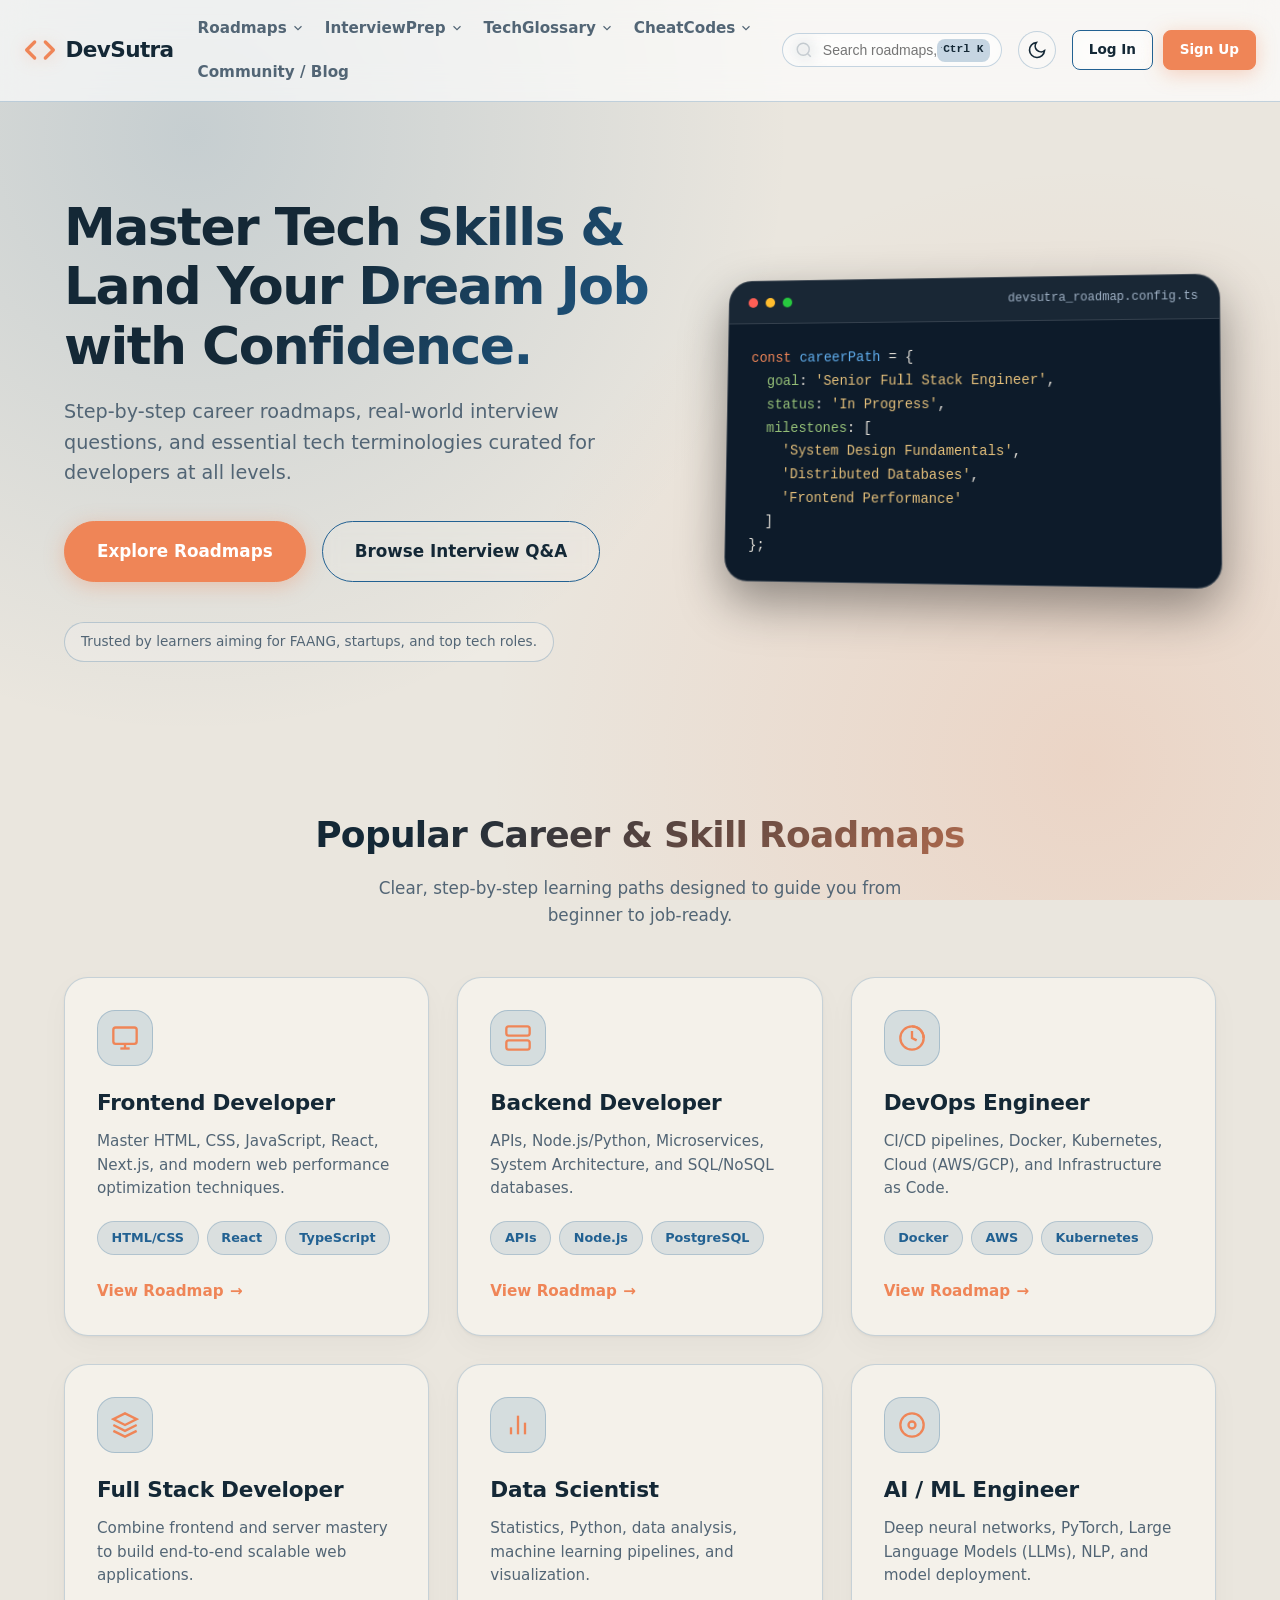
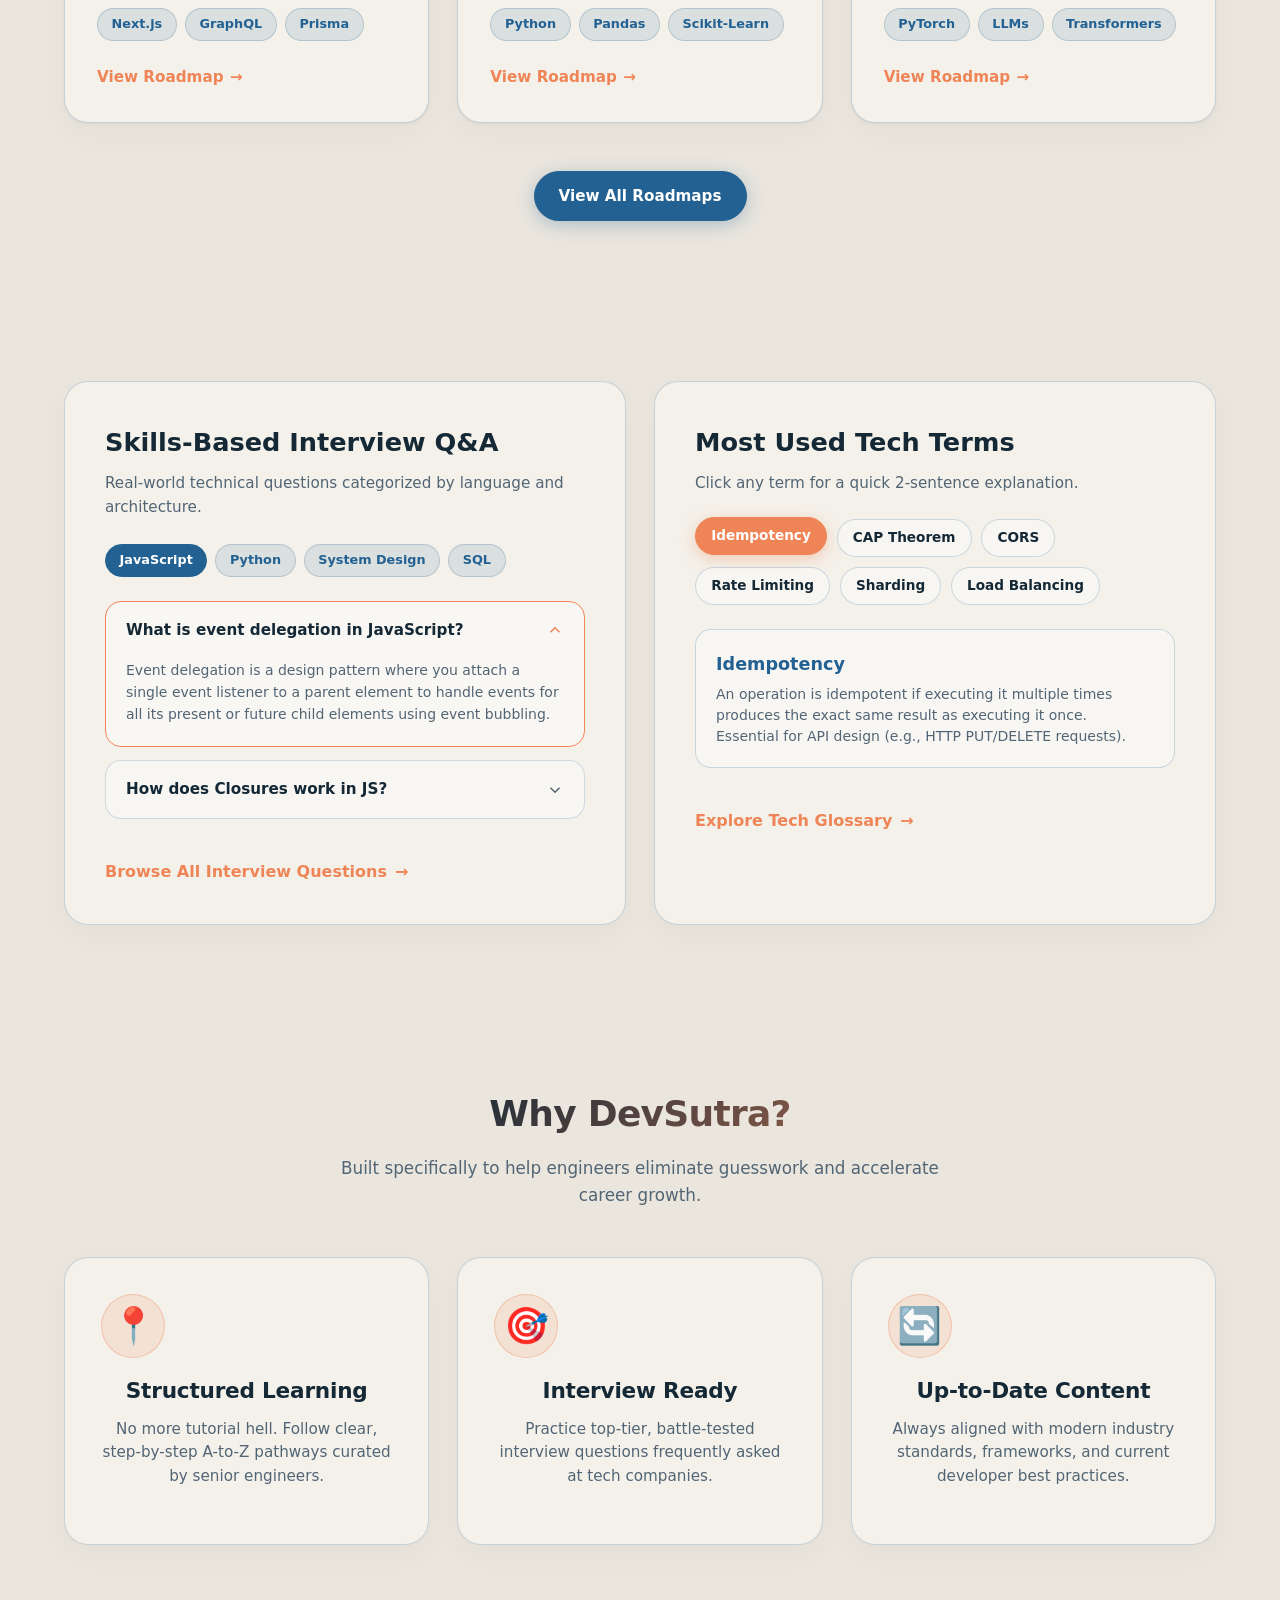
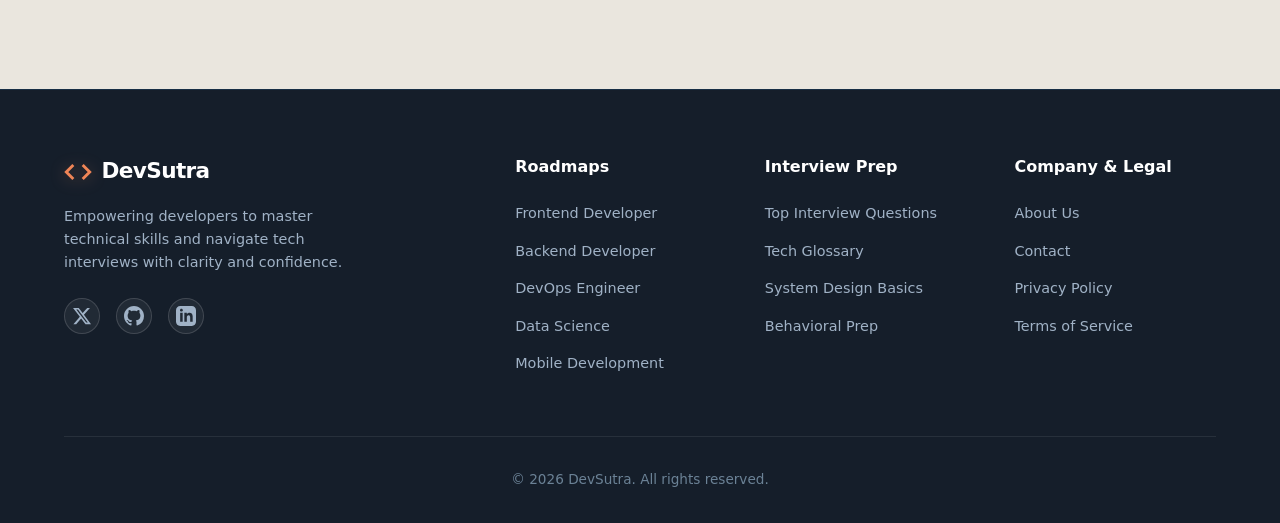
<file: index.html>
<!DOCTYPE html>
<html lang="en">
<head>
  <meta charset="UTF-8" />
  <meta name="viewport" content="width=device-width, initial-scale=1.0" />

  <meta name="description" content="DevSutra - Master Tech Skills & Land Your Dream Job with Confidence. Step-by-step career roadmaps, real-world interview questions, and essential tech terminologies." />
  <title>DevSutra - Tech Career & Skill-Mastery Platform</title>
  <link rel="stylesheet" href="assets/css/style.css?v=3" />
</head>
<body>

  <!-- =========================================================================
       1. HEADER (NAVIGATION BAR)
       ========================================================================= -->
  <header class="header">
    <div class="container header-container">
      
      <!-- Brand Logo -->
      <a href="/" class="brand-logo" aria-label="DevSutra Home">
        <svg class="logo-icon" width="32" height="32" viewBox="0 0 24 24" fill="none" stroke="currentColor" stroke-width="2.5" stroke-linecap="round" stroke-linejoin="round">
          <polyline points="16 18 22 12 16 6"></polyline>
          <polyline points="8 6 2 12 8 18"></polyline>
        </svg>
        <span class="logo-text">DevSutra</span>
      </a>

    
  <!-- <a href="/" class="brand-logo" aria-label="DevSutra Home">
    <img src="assets/images/DevSutraLogo.png" alt="DevSutra Logo" class="logo-img" />

  </a> -->

      <!-- Navigation Links -->
      <nav class="nav-menu" aria-label="Main Navigation">
        <ul class="nav-list">
          <li class="nav-item">
            <a href="#roadmaps" class="nav-link">
              Roadmaps
              <svg class="chevron-icon" width="14" height="14" viewBox="0 0 24 24" fill="none" stroke="currentColor" stroke-width="2"><polyline points="6 9 12 15 18 9"></polyline></svg>
            </a>
          </li>
          
          <li class="nav-item">
            <a href="#interview-prep" class="nav-link">InterviewPrep
            <svg class="chevron-icon" width="14" height="14" viewBox="0 0 24 24" fill="none" stroke="currentColor" stroke-width="2"><polyline points="6 9 12 15 18 9"></polyline></svg>
            </a>
          </li>

          <li class="nav-item">
            <a href="#glossary" class="nav-link">TechGlossary
            <svg class="chevron-icon" width="14" height="14" viewBox="0 0 24 24" fill="none" stroke="currentColor" stroke-width="2"><polyline points="6 9 12 15 18 9"></polyline></svg>
            </a>
          </li>

          <li class="nav-item">
            <a href="#cheat-code" class="nav-link">CheatCodes
            <svg class="chevron-icon" width="14" height="14" viewBox="0 0 24 24" fill="none" stroke="currentColor" stroke-width="2"><polyline points="6 9 12 15 18 9"></polyline></svg>
          </a>
          </li>

          <li class="nav-item">
            <a href="#community" class="nav-link">Community / Blog</a>
          </li>
        </ul>
      </nav>

      <!-- Header Actions -->
      <div class="header-actions">
        <!-- Search Input -->
        <div class="search-box">
          <svg class="search-icon" width="18" height="18" viewBox="0 0 24 24" fill="none" stroke="currentColor" stroke-width="2"><circle cx="11" cy="11" r="8"></circle><line x1="21" y1="21" x2="16.65" y2="16.65"></line></svg>
          <input type="search" id="site-search" placeholder="Search roadmaps, topics..." aria-label="Search content" />
          <kbd class="search-shortcut">Ctrl K</kbd>
        </div>

        <!-- Light / Dark Theme Toggle -->
        <button class="theme-toggle" id="themeToggle" aria-label="Toggle Theme">
          <svg class="sun-icon" width="20" height="20" viewBox="0 0 24 24" fill="none" stroke="currentColor" stroke-width="2"><circle cx="12" cy="12" r="5"></circle><line x1="12" y1="1" x2="12" y2="3"></line><line x1="12" y1="21" x2="12" y2="23"></line><line x1="4.22" y1="4.22" x2="5.64" y2="5.64"></line><line x1="18.36" y1="18.36" x2="19.78" y2="19.78"></line><line x1="1" y1="12" x2="3" y2="12"></line><line x1="21" y1="12" x2="23" y2="12"></line><line x1="4.22" y1="19.78" x2="5.64" y2="18.36"></line><line x1="18.36" y1="5.64" x2="19.78" y2="4.22"></line></svg>
        </button>

        <!-- CTA Button -->
         <div class="header-auth">
          <a href="./pages/auth/login.html" class="btn btn-outline btn-auth">Log In</a>
          <a href="./pages/auth/signup.html" class="btn btn-primary btn-auth">Sign Up</a>
        </div>

      </div>

    </div>
  </header>

  <!-- =========================================================================
       2. HERO SECTION
       ========================================================================= -->
  <section class="hero-section">
    <div class="container hero-container">
      
      <div class="hero-content">
        <h1 class="hero-title">Master Tech Skills &amp; Land Your Dream Job with Confidence.</h1>
        <p class="hero-subtitle">
          Step-by-step career roadmaps, real-world interview questions, and essential tech terminologies curated for developers at all levels.
        </p>

        <!-- Dual CTAs -->
        <div class="hero-cta-group">
          <a href="pages/roadmap/roadmap.html" class="btn btn-primary btn-large">Explore Roadmaps</a>
          <a href="#interview-prep" class="btn btn-outline btn-large">Browse Interview Q&amp;A</a>
        </div>

        <!-- Social Proof -->
        <div class="hero-trust-badge">
          <span class="trust-text">Trusted by learners aiming for FAANG, startups, and top tech roles.</span>
        </div>
      </div>

      <!-- Hero Visual / Code Graphic Mockup -->
      <div class="hero-visual">
        <div class="code-preview-card">
          <div class="card-header">
            <span class="dot red"></span>
            <span class="dot yellow"></span>
            <span class="dot green"></span>
            <span class="file-title">devsutra_roadmap.config.ts</span>
          </div>
          <div class="card-body">
            <pre><code><span class="keyword">const</span> <span class="variable">careerPath</span> = {
  <span class="property">goal</span>: <span class="string">'Senior Full Stack Engineer'</span>,
  <span class="property">status</span>: <span class="string">'In Progress'</span>,
  <span class="property">milestones</span>: [
    <span class="string">'System Design Fundamentals'</span>,
    <span class="string">'Distributed Databases'</span>,
    <span class="string">'Frontend Performance'</span>
  ]
};</code></pre>
          </div>
        </div>
      </div>

    </div>
  </section>

  <!-- =========================================================================
       3. CORE CONTENT SECTIONS
       ========================================================================= -->
  <main id="main-content">

    <!-- A. POPULAR CAREER & SKILL ROADMAPS SECTION -->
    <section id="roadmaps" class="section roadmaps-section">
      <div class="container">
        
        <div class="section-header text-center">
          <h2 class="section-title">Popular Career &amp; Skill Roadmaps</h2>
          <p class="section-description">Clear, step-by-step learning paths designed to guide you from beginner to job-ready.</p>
        </div>

        <!-- Roadmaps Grid -->
        <div class="grid grid-3-col">
          
          <!-- Card 1: Frontend -->
          <article class="card roadmap-card">
            <div class="card-icon">
              <svg width="28" height="28" viewBox="0 0 24 24" fill="none" stroke="currentColor" stroke-width="2">
                <rect x="2" y="3" width="20" height="14" rx="2" ry="2"></rect>
                <line x1="8" y1="21" x2="16" y2="21"></line>
                <line x1="12" y1="17" x2="12" y2="21"></line>
              </svg>
            </div>
            <h3 class="card-title">Frontend Developer</h3>
            <p class="card-text">Master HTML, CSS, JavaScript, React, Next.js, and modern web performance optimization techniques.</p>
            <div class="card-tags">
              <span class="card-tag">HTML/CSS</span>
              <span class="card-tag">React</span>
              <span class="card-tag">TypeScript</span>
            </div>
            <a href="/roadmaps/frontend" class="card-link">
              View Roadmap <span aria-hidden="true">&rarr;</span>
            </a>
          </article>

          <!-- Card 2: Backend (Matching Design Preview) -->
          <article class="card roadmap-card">
            <div class="card-icon">
              <svg width="28" height="28" viewBox="0 0 24 24" fill="none" stroke="currentColor" stroke-width="2">
                <rect x="2" y="2" width="20" height="8" rx="2" ry="2"></rect>
                <rect x="2" y="14" width="20" height="8" rx="2" ry="2"></rect>
                <line x1="6" y1="6" x2="6.01" y2="6"></line>
                <line x1="6" y1="18" x2="6.01" y2="18"></line>
              </svg>
            </div>
            <h3 class="card-title">Backend Developer</h3>
            <p class="card-text">APIs, Node.js/Python, Microservices, System Architecture, and SQL/NoSQL databases.</p>
            <div class="card-tags">
              <span class="card-tag">APIs</span>
              <span class="card-tag">Node.js</span>
              <span class="card-tag">PostgreSQL</span>
            </div>
            <a href="/roadmaps/backend" class="card-link">
              View Roadmap <span aria-hidden="true">&rarr;</span>
            </a>
          </article>

          <!-- Card 3: DevOps -->
          <article class="card roadmap-card">
            <div class="card-icon">
              <svg width="28" height="28" viewBox="0 0 24 24" fill="none" stroke="currentColor" stroke-width="2">
                <path d="M22 12A10 10 0 1 0 12 22 10 10 0 0 0 22 12z"></path>
                <path d="M12 2a10 10 0 0 1 10 10"></path>
                <path d="M12 6v6l4 2"></path>
              </svg>
            </div>
            <h3 class="card-title">DevOps Engineer</h3>
            <p class="card-text">CI/CD pipelines, Docker, Kubernetes, Cloud (AWS/GCP), and Infrastructure as Code.</p>
            <div class="card-tags">
              <span class="card-tag">Docker</span>
              <span class="card-tag">AWS</span>
              <span class="card-tag">Kubernetes</span>
            </div>
            <a href="/roadmaps/devops" class="card-link">
              View Roadmap <span aria-hidden="true">&rarr;</span>
            </a>
          </article>

          <!-- Card 4: Full Stack -->
          <article class="card roadmap-card">
            <div class="card-icon">
              <svg width="28" height="28" viewBox="0 0 24 24" fill="none" stroke="currentColor" stroke-width="2">
                <polygon points="12 2 2 7 12 12 22 7 12 2"></polygon>
                <polyline points="2 17 12 22 22 17"></polyline>
                <polyline points="2 12 12 17 22 12"></polyline>
              </svg>
            </div>
            <h3 class="card-title">Full Stack Developer</h3>
            <p class="card-text">Combine frontend and server mastery to build end-to-end scalable web applications.</p>
            <div class="card-tags">
              <span class="card-tag">Next.js</span>
              <span class="card-tag">GraphQL</span>
              <span class="card-tag">Prisma</span>
            </div>
            <a href="/roadmaps/fullstack" class="card-link">
              View Roadmap <span aria-hidden="true">&rarr;</span>
            </a>
          </article>

          <!-- Card 5: Data Science -->
          <article class="card roadmap-card">
            <div class="card-icon">
              <svg width="28" height="28" viewBox="0 0 24 24" fill="none" stroke="currentColor" stroke-width="2">
                <line x1="18" y1="20" x2="18" y2="10"></line>
                <line x1="12" y1="20" x2="12" y2="4"></line>
                <line x1="6" y1="20" x2="6" y2="14"></line>
              </svg>
            </div>
            <h3 class="card-title">Data Scientist</h3>
            <p class="card-text">Statistics, Python, data analysis, machine learning pipelines, and visualization.</p>
            <div class="card-tags">
              <span class="card-tag">Python</span>
              <span class="card-tag">Pandas</span>
              <span class="card-tag">Scikit-Learn</span>
            </div>
            <a href="/roadmaps/data-science" class="card-link">
              View Roadmap <span aria-hidden="true">&rarr;</span>
            </a>
          </article>

          <!-- Card 6: AI / ML Engineer -->
          <article class="card roadmap-card">
            <div class="card-icon">
              <svg width="28" height="28" viewBox="0 0 24 24" fill="none" stroke="currentColor" stroke-width="2">
                <path d="M12 2a10 10 0 0 1 10 10c0 5.523-4.477 10-10 10S2 17.523 2 12 6.477 2 12 2z"></path>
                <circle cx="12" cy="12" r="3"></circle>
              </svg>
            </div>
            <h3 class="card-title">AI / ML Engineer</h3>
            <p class="card-text">Deep neural networks, PyTorch, Large Language Models (LLMs), NLP, and model deployment.</p>
            <div class="card-tags">
              <span class="card-tag">PyTorch</span>
              <span class="card-tag">LLMs</span>
              <span class="card-tag">Transformers</span>
            </div>
            <a href="/roadmaps/ai-ml" class="card-link">
              View Roadmap <span aria-hidden="true">&rarr;</span>
            </a>
          </article>

        </div>

        <div class="section-footer text-center">
          <a href="pages/roadmap/roadmap.html" class="btn btn-secondary">View All Roadmaps</a>
        </div>

      </div>
    </section>

    <!-- B. TECH INTERVIEW PREP & GLOSSARY (SPLIT LAYOUT) -->
    <section id="interview-prep" class="section interview-prep-section">
      <div class="container">
        
        <div class="grid grid-2-col">
          
          <!-- Left Column: Skills-Based Interview Questions -->
          <div class="split-col">
            <h2 class="split-col-title">Skills-Based Interview Q&amp;A</h2>
            <p class="split-col-desc">Real-world technical questions categorized by language and architecture.</p>
            
            <!-- Category Pills -->
            <div class="category-tags">
              <span class="tag active">JavaScript</span>
              <span class="tag">Python</span>
              <span class="tag">System Design</span>
              <span class="tag">SQL</span>
            </div>

            <!-- Accordion Questions Group -->
            <div class="accordion-group">
              <div class="accordion-item active">
                <div class="accordion-header">
                  <span>What is event delegation in JavaScript?</span>
                  <svg class="accordion-icon" width="18" height="18" viewBox="0 0 24 24" fill="none" stroke="currentColor" stroke-width="2"><polyline points="6 9 12 15 18 9"></polyline></svg>
                </div>
                <div class="accordion-content">
                  Event delegation is a design pattern where you attach a single event listener to a parent element to handle events for all its present or future child elements using event bubbling.
                </div>
              </div>

              <div class="accordion-item">
                <div class="accordion-header">
                  <span>How does Closures work in JS?</span>
                  <svg class="accordion-icon" width="18" height="18" viewBox="0 0 24 24" fill="none" stroke="currentColor" stroke-width="2"><polyline points="6 9 12 15 18 9"></polyline></svg>
                </div>
                <div class="accordion-content">
                  A closure is the combination of a function bundled together with references to its surrounding state (the lexical environment).
                </div>
              </div>
            </div>

            <a href="/interview-questions" class="btn-link">Browse All Interview Questions <span aria-hidden="true">&rarr;</span></a>
          </div>

          <!-- Right Column: Most Used Terms in Tech Interviews -->
          <div class="split-col" id="glossary">
            <h2 class="split-col-title">Most Used Tech Terms</h2>
            <p class="split-col-desc">Click any term for a quick 2-sentence explanation.</p>

            <!-- Quick-Glance Pill Tags -->
            <div class="glossary-pills">
              <span class="pill active">Idempotency</span>
              <span class="pill">CAP Theorem</span>
              <span class="pill">CORS</span>
              <span class="pill">Rate Limiting</span>
              <span class="pill">Sharding</span>
              <span class="pill">Load Balancing</span>
            </div>

            <!-- Term Definition Card -->
            <div class="pill-card">
              <h4 class="pill-card-title" id="termTitle">Idempotency</h4>
              <p class="pill-card-desc" id="termDesc">An operation is idempotent if executing it multiple times produces the exact same result as executing it once. Essential for API design (e.g., HTTP PUT/DELETE requests).</p>
            </div>

            <a href="/glossary" class="btn-link">Explore Tech Glossary <span aria-hidden="true">&rarr;</span></a>
          </div>

        </div>

      </div>
    </section>

    <!-- C. WHY CHOOSE US / VALUE PROPOSITION SECTION -->
    <section class="section value-prop-section">
      <div class="container">
        
        <div class="section-header text-center">
          <h2 class="section-title">Why DevSutra?</h2>
          <p class="section-description">Built specifically to help engineers eliminate guesswork and accelerate career growth.</p>
        </div>

        <div class="grid grid-3-col">
          
          <div class="card value-card">
            <div class="value-icon">📍</div>
            <h3 class="card-title">Structured Learning</h3>
            <p class="card-text">No more tutorial hell. Follow clear, step-by-step A-to-Z pathways curated by senior engineers.</p>
          </div>

          <div class="card value-card">
            <div class="value-icon">🎯</div>
            <h3 class="card-title">Interview Ready</h3>
            <p class="card-text">Practice top-tier, battle-tested interview questions frequently asked at tech companies.</p>
          </div>

          <div class="card value-card">
            <div class="value-icon">🔄</div>
            <h3 class="card-title">Up-to-Date Content</h3>
            <p class="card-text">Always aligned with modern industry standards, frameworks, and current developer best practices.</p>
          </div>

        </div>

      </div>
    </section>

  </main>

  <!-- =========================================================================
       4. FOOTER
       ========================================================================= -->
  <footer class="footer">
    <div class="container">
      
      <div class="grid footer-grid">
        
        <!-- Column 1: Brand & Mission -->
        <div class="footer-col brand-col">
          <a href="/" class="brand-logo footer-logo">
            <svg class="logo-icon" width="28" height="28" viewBox="0 0 24 24" fill="none" stroke="currentColor" stroke-width="2.5"><polyline points="16 18 22 12 16 6"></polyline><polyline points="8 6 2 12 8 18"></polyline></svg>
            <span class="logo-text">DevSutra</span>
          </a>
          <p class="footer-mission">
            Empowering developers to master technical skills and navigate tech interviews with clarity and confidence.
          </p>
          <!-- Social Media Links -->
          <div class="social-links">
            <a href="https://x.com" target="_blank" rel="noopener noreferrer" aria-label="X (Twitter)">
              <svg width="20" height="20" fill="currentColor" viewBox="0 0 24 24"><path d="M18.244 2.25h3.308l-7.227 8.26 8.502 11.24H16.17l-5.214-6.817L4.99 21.75H1.68l7.73-8.835L1.254 2.25H8.08l4.713 6.231zm-1.161 17.52h1.833L7.084 4.126H5.117z"/></svg>
            </a>
            <a href="https://github.com" target="_blank" rel="noopener noreferrer" aria-label="GitHub">
              <svg width="20" height="20" fill="currentColor" viewBox="0 0 24 24"><path d="M12 0C5.37 0 0 5.37 0 12c0 5.31 3.435 9.795 8.205 11.385.6.105.825-.255.825-.57 0-.285-.015-1.23-.015-2.235-3.015.555-3.795-.735-4.035-1.41-.135-.345-.72-1.41-1.23-1.695-.42-.225-1.02-.78-.015-.795.945-.015 1.62.87 1.845 1.23 1.08 1.815 2.805 1.305 3.495.99.105-.78.42-1.305.765-1.605-2.67-.3-5.46-1.335-5.46-5.925 0-1.305.465-2.385 1.23-3.225-.12-.3-.54-1.53.12-3.18 0 0 1.005-.315 3.3 1.23.96-.27 1.98-.405 3-.405s2.04.135 3 .405c2.295-1.56 3.3-1.23 3.3-1.23.66 1.65.24 2.88.12 3.18.765.84 1.23 1.905 1.23 3.225 0 4.605-2.805 5.625-5.475 5.925.435.375.81 1.095.81 2.22 0 1.605-.015 2.895-.015 3.3 0 .315.225.69.825.57A12.02 12.02 0 0024 12c0-6.63-5.37-12-12-12z"/></svg>
            </a>
            <a href="https://linkedin.com" target="_blank" rel="noopener noreferrer" aria-label="LinkedIn">
              <svg width="20" height="20" fill="currentColor" viewBox="0 0 24 24"><path d="M19 0h-14c-2.761 0-5 2.239-5 5v14c0 2.761 2.239 5 5 5h14c2.762 0 5-2.239 5-5v-14c0-2.761-2.238-5-5-5zm-11 19h-3v-11h3v11zm-1.5-12.268c-.966 0-1.75-.79-1.75-1.764s.784-1.764 1.75-1.764 1.75.79 1.75 1.764-.783 1.764-1.75 1.764zm13.5 12.268h-3v-5.604c0-3.368-4-3.113-4 0v5.604h-3v-11h3v1.765c1.396-2.586 7-2.777 7 2.476v6.759z"/></svg>
            </a>
          </div>
        </div>

        <!-- Column 2: Roadmaps -->
        <div class="footer-col">
          <h4 class="footer-heading">Roadmaps</h4>
          <ul class="footer-list">
            <li><a href="/roadmaps/frontend">Frontend Developer</a></li>
            <li><a href="/roadmaps/backend">Backend Developer</a></li>
            <li><a href="/roadmaps/devops">DevOps Engineer</a></li>
            <li><a href="/roadmaps/data-science">Data Science</a></li>
            <li><a href="/roadmaps/mobile">Mobile Development</a></li>
          </ul>
        </div>

        <!-- Column 3: Interview Prep -->
        <div class="footer-col">
          <h4 class="footer-heading">Interview Prep</h4>
          <ul class="footer-list">
            <li><a href="/interview-questions">Top Interview Questions</a></li>
            <li><a href="/glossary">Tech Glossary</a></li>
            <li><a href="/system-design">System Design Basics</a></li>
            <li><a href="/behavioral-prep">Behavioral Prep</a></li>
          </ul>
        </div>

        <!-- Column 4: Company & Legal -->
        <div class="footer-col">
          <h4 class="footer-heading">Company &amp; Legal</h4>
          <ul class="footer-list">
            <li><a href="/about">About Us</a></li>
            <li><a href="/contact">Contact</a></li>
            <li><a href="/privacy">Privacy Policy</a></li>
            <li><a href="/terms">Terms of Service</a></li>
          </ul>
        </div>

      </div>

      <!-- Copyright Bar -->
      <div class="footer-bottom text-center">
        <p>&copy; 2026 DevSutra. All rights reserved.</p>
      </div>

    </div>
  </footer>

  <script src="assets/js/script.js"></script>
</body>
</html>
</file>
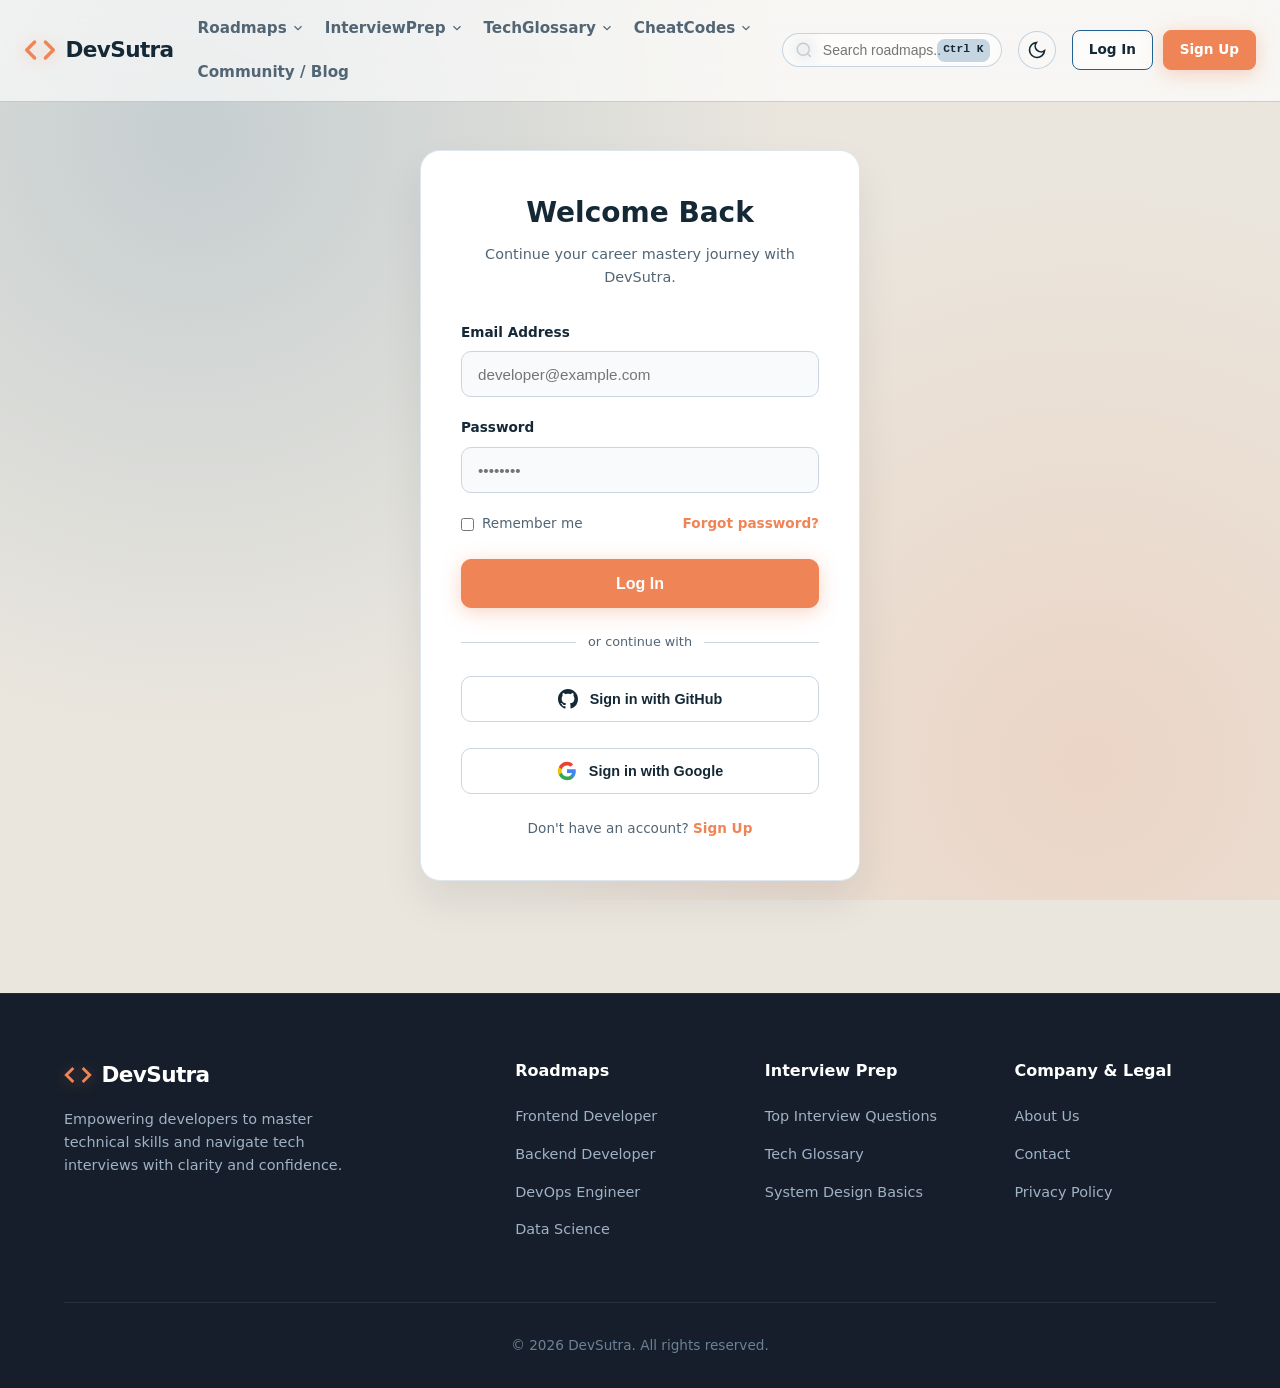
<file: pages/auth/login.html>
<!DOCTYPE html>
<html lang="en">
<head>
  <meta charset="UTF-8" />
  <meta name="viewport" content="width=device-width, initial-scale=1.0" />
  <meta name="description" content="Log in to DevSutra to track your developer roadmaps and interview prep progress." />
  <title>Log In - DevSutra</title>
  
  <!-- Global Styles & Page-Specific Styles -->
  <link rel="stylesheet" href="../../assets/css/style.css" />
  <link rel="stylesheet" href="../../assets/css/login.css" />
</head>
<body>

  <!-- =========================================================================
       HEADER (SHARED)
       ========================================================================= -->
  <header class="header">
    <div class="container header-container">
      
      <!-- Brand Logo -->
      <a href="index.html" class="brand-logo" aria-label="DevSutra Home">
        <svg class="logo-icon" width="32" height="32" viewBox="0 0 24 24" fill="none" stroke="currentColor" stroke-width="2.5" stroke-linecap="round" stroke-linejoin="round">
          <polyline points="16 18 22 12 16 6"></polyline>
          <polyline points="8 6 2 12 8 18"></polyline>
        </svg>
        <span class="logo-text">DevSutra</span>
      </a>

      <!-- Navigation Links -->
      <nav class="nav-menu" aria-label="Main Navigation">
        <ul class="nav-list">
          <li class="nav-item">
            <a href="#roadmaps" class="nav-link">
              Roadmaps
              <svg class="chevron-icon" width="14" height="14" viewBox="0 0 24 24" fill="none" stroke="currentColor" stroke-width="2"><polyline points="6 9 12 15 18 9"></polyline></svg>
            </a>
          </li>
          
          <li class="nav-item">
            <a href="#interview-prep" class="nav-link">InterviewPrep
            <svg class="chevron-icon" width="14" height="14" viewBox="0 0 24 24" fill="none" stroke="currentColor" stroke-width="2"><polyline points="6 9 12 15 18 9"></polyline></svg>
            </a>
          </li>

          <li class="nav-item">
            <a href="#glossary" class="nav-link">TechGlossary
            <svg class="chevron-icon" width="14" height="14" viewBox="0 0 24 24" fill="none" stroke="currentColor" stroke-width="2"><polyline points="6 9 12 15 18 9"></polyline></svg>
            </a>
          </li>

          <li class="nav-item">
            <a href="#cheat-code" class="nav-link">CheatCodes
            <svg class="chevron-icon" width="14" height="14" viewBox="0 0 24 24" fill="none" stroke="currentColor" stroke-width="2"><polyline points="6 9 12 15 18 9"></polyline></svg>
          </a>
          </li>

          <li class="nav-item">
            <a href="#community" class="nav-link">Community / Blog</a>
          </li>
        </ul>
      </nav>

      <!-- Header Actions -->
      <div class="header-actions">
        <!-- Search Input -->
        <div class="search-box">
          <svg class="search-icon" width="18" height="18" viewBox="0 0 24 24" fill="none" stroke="currentColor" stroke-width="2"><circle cx="11" cy="11" r="8"></circle><line x1="21" y1="21" x2="16.65" y2="16.65"></line></svg>
          <input type="search" id="site-search" placeholder="Search roadmaps..." aria-label="Search content" />
          <kbd class="search-shortcut">Ctrl K</kbd>
        </div>

        <!-- Light / Dark Theme Toggle -->
        <button class="theme-toggle" id="themeToggle" aria-label="Toggle Theme">
          <svg class="sun-icon" width="20" height="20" viewBox="0 0 24 24" fill="none" stroke="currentColor" stroke-width="2"><circle cx="12" cy="12" r="5"></circle><line x1="12" y1="1" x2="12" y2="3"></line><line x1="12" y1="21" x2="12" y2="23"></line><line x1="4.22" y1="4.22" x2="5.64" y2="5.64"></line><line x1="18.36" y1="18.36" x2="19.78" y2="19.78"></line><line x1="1" y1="12" x2="3" y2="12"></line><line x1="21" y1="12" x2="23" y2="12"></line><line x1="4.22" y1="19.78" x2="5.64" y2="18.36"></line><line x1="18.36" y1="5.64" x2="19.78" y2="4.22"></line></svg>
        </button>

        <!-- Header Auth -->
        <div class="header-auth">
          <a href="login.html" class="btn btn-outline btn-auth active">Log In</a>
          <a href="signup.html" class="btn btn-primary btn-auth">Sign Up</a>
        </div>
      </div>

    </div>
  </header>

  <!-- =========================================================================
       LOGIN FORM SECTION
       ========================================================================= -->
  <main class="auth-section">
    <div class="auth-card">
      
      <div class="auth-header">
        <h1 class="auth-title">Welcome Back</h1>
        <p class="auth-subtitle">Continue your career mastery journey with DevSutra.</p>
      </div>

      <form id="loginForm">
        
        <div class="form-group">
          <label for="email" class="form-label">Email Address</label>
          <input type="email" id="email" class="form-input" placeholder="developer@example.com" required autocomplete="email" />
        </div>

        <div class="form-group">
          <label for="password" class="form-label">Password</label>
          <input type="password" id="password" class="form-input" placeholder="••••••••" required autocomplete="current-password" />
        </div>

        <div class="form-options">
          <label class="remember-me">
            <input type="checkbox" id="remember" /> Remember me
          </label>
          <a href="forgot-password.html" class="forgot-password">Forgot password?</a>
        </div>

        <button type="submit" class="btn btn-primary btn-full">Log In</button>

      </form>

      <div class="auth-divider">
        <span>or continue with</span>
      </div>

      <!--Social Login -->
      <div class="social-auth-group">
        <button type="button" id="githubAuthBtn" class="social-btn" aria-label="Log in with GitHub">
          <svg width="20" height="20" fill="currentColor" viewBox="0 0 24 24"><path d="M12 0C5.37 0 0 5.37 0 12c0 5.31 3.435 9.795 8.205 11.385.6.105.825-.255.825-.57 0-.285-.015-1.23-.015-2.235-3.015.555-3.795-.735-4.035-1.41-.135-.345-.72-1.41-1.23-1.695-.42-.225-1.02-.78-.015-.795.945-.015 1.62.87 1.845 1.23 1.08 1.815 2.805 1.305 3.495.99.105-.78.42-1.305.765-1.605-2.67-.3-5.46-1.335-5.46-5.925 0-1.305.465-2.385 1.23-3.225-.12-.3-.54-1.53.12-3.18 0 0 1.005-.315 3.3 1.23.96-.27 1.98-.405 3-.405s2.04.135 3 .405c2.295-1.56 3.3-1.23 3.3-1.23.66 1.65.24 2.88.12 3.18.765.84 1.23 1.905 1.23 3.225 0 4.605-2.805 5.625-5.475 5.925.435.375.81 1.095.81 2.22 0 1.605-.015 2.895-.015 3.3 0 .315.225.69.825.57A12.02 12.02 0 0024 12c0-6.63-5.37-12-12-12z"/></svg>
          Sign in with GitHub
        </button>
        <br>

        <button type="button" id="googleAuthBtn" class="social-btn" aria-label="Log in with Google">
          <svg width="20" height="20" viewBox="0 0 24 24"><path fill="#4285F4" d="M22.56 12.25c0-.78-.07-1.53-.2-2.25H12v4.26h5.92c-.26 1.37-1.04 2.53-2.21 3.31v2.77h3.57c2.08-1.92 3.28-4.74 3.28-8.09z"/><path fill="#34A853" d="M12 23c2.97 0 5.46-.98 7.28-2.66l-3.57-2.77c-.98.66-2.23 1.06-3.71 1.06-2.86 0-5.29-1.93-6.16-4.53H2.18v2.84C3.99 20.53 7.7 23 12 23z"/><path fill="#FBBC05" d="M5.84 14.09c-.22-.66-.35-1.36-.35-2.09s.13-1.43.35-2.09V7.06H2.18C1.43 8.55 1 10.22 1 12s.43 3.45 1.18 4.94l2.85-2.22.81-.63z"/><path fill="#EA4335" d="M12 5.38c1.62 0 3.06.56 4.21 1.64l3.15-3.15C17.45 2.09 14.97 1 12 1 7.7 1 3.99 3.47 2.18 7.06l3.66 2.84c.87-2.6 3.3-4.52 6.16-4.52z"/></svg>
          Sign in with Google
        </button>
      </div>

      <p class="auth-footer-text">
        Don't have an account? <a href="signup.html">Sign Up</a>
      </p>

    </div>
  </main>

  <!-- =========================================================================
       FOOTER (SHARED)
       ========================================================================= -->
  <footer class="footer">
    <div class="container">
      
      <div class="grid footer-grid">
        
        <!-- Column 1: Brand -->
        <div class="footer-col brand-col">
          <a href="index.html" class="brand-logo footer-logo">
            <svg class="logo-icon" width="28" height="28" viewBox="0 0 24 24" fill="none" stroke="currentColor" stroke-width="2.5"><polyline points="16 18 22 12 16 6"></polyline><polyline points="8 6 2 12 8 18"></polyline></svg>
            <span class="logo-text">DevSutra</span>
          </a>
          <p class="footer-mission">
            Empowering developers to master technical skills and navigate tech interviews with clarity and confidence.
          </p>
        </div>

        <!-- Column 2: Roadmaps -->
        <div class="footer-col">
          <h4 class="footer-heading">Roadmaps</h4>
          <ul class="footer-list">
            <li><a href="roadmaps.html">Frontend Developer</a></li>
            <li><a href="roadmaps.html">Backend Developer</a></li>
            <li><a href="roadmaps.html">DevOps Engineer</a></li>
            <li><a href="roadmaps.html">Data Science</a></li>
          </ul>
        </div>

        <!-- Column 3: Interview Prep -->
        <div class="footer-col">
          <h4 class="footer-heading">Interview Prep</h4>
          <ul class="footer-list">
            <li><a href="index.html#interview-prep">Top Interview Questions</a></li>
            <li><a href="index.html#interview-prep">Tech Glossary</a></li>
            <li><a href="index.html#interview-prep">System Design Basics</a></li>
          </ul>
        </div>

        <!-- Column 4: Legal -->
        <div class="footer-col">
          <h4 class="footer-heading">Company &amp; Legal</h4>
          <ul class="footer-list">
            <li><a href="#">About Us</a></li>
            <li><a href="#">Contact</a></li>
            <li><a href="#">Privacy Policy</a></li>
          </ul>
        </div>

      </div>

      <div class="footer-bottom text-center">
        <p>&copy; 2026 DevSutra. All rights reserved.</p>
      </div>

    </div>
  </footer>

  <!-- Scripts -->
  <script src="../../assets/js/script.js"></script>
  <script src="../../assets/js/login.js"></script>
</body>
</html>
</file>
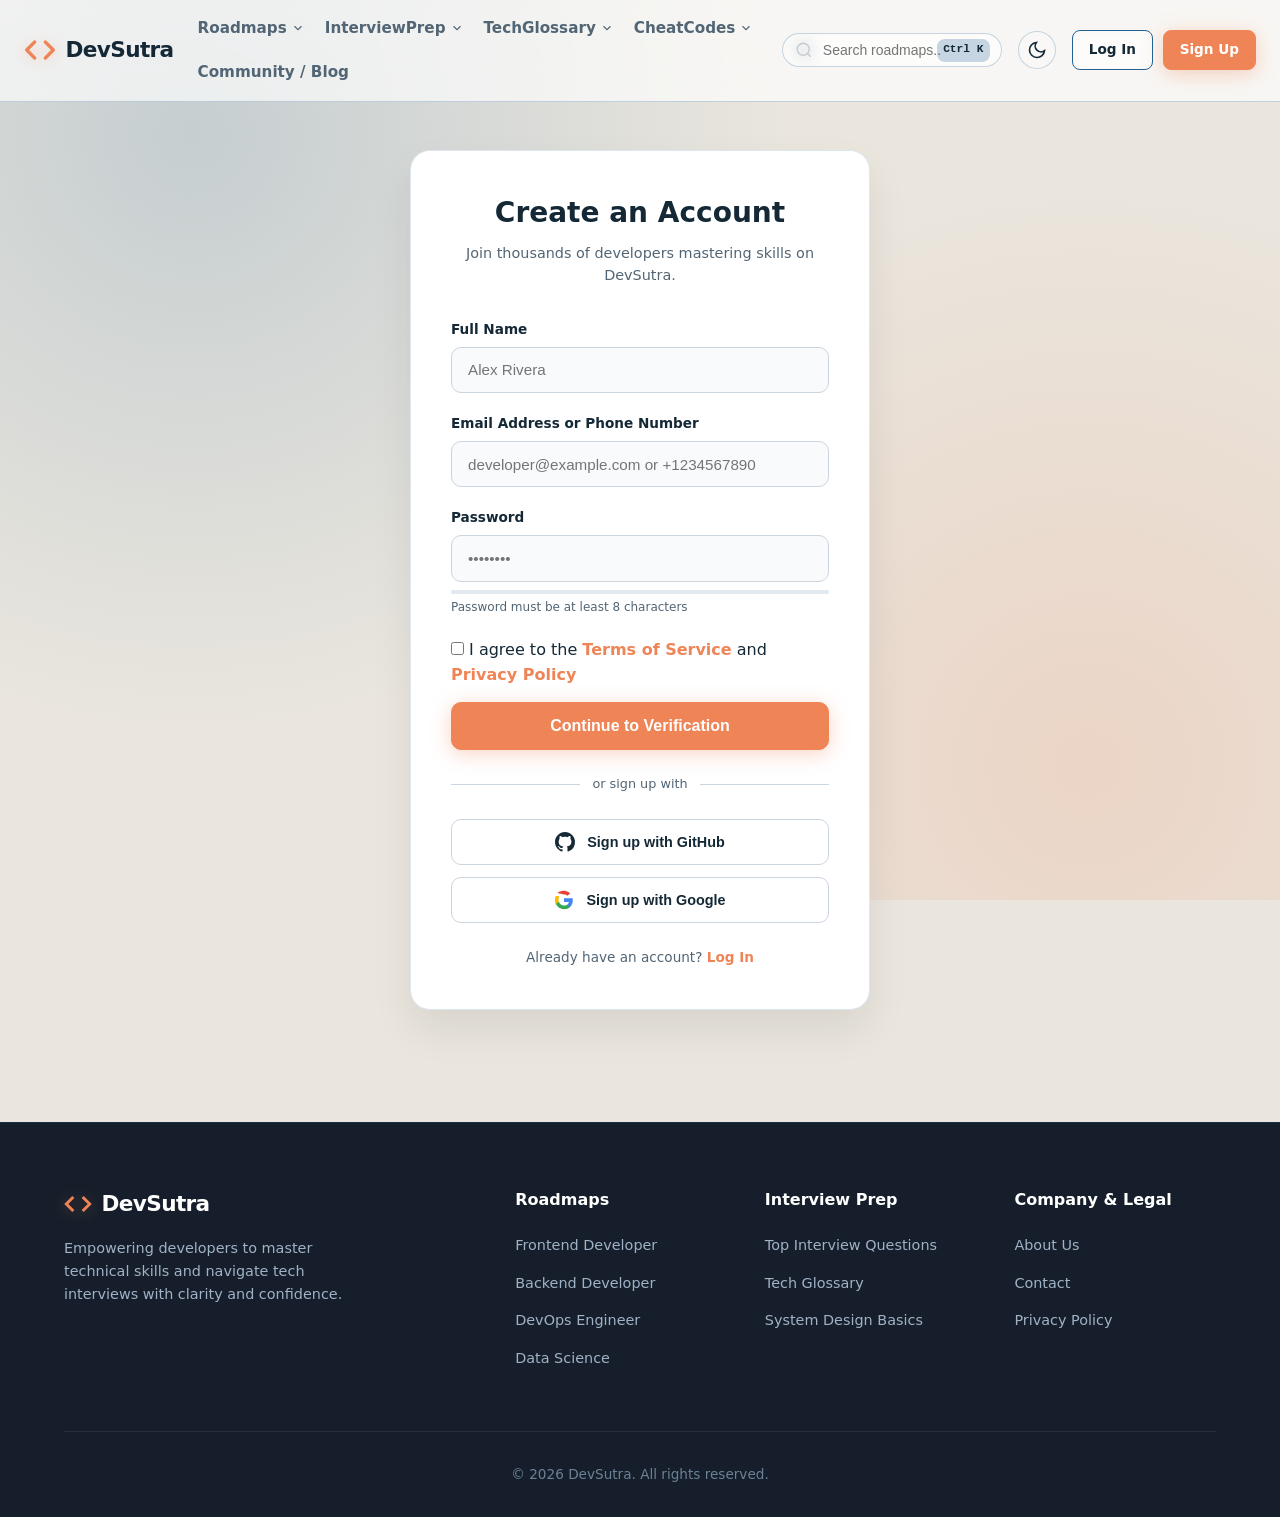
<file: pages/auth/signup.html>
<!DOCTYPE html>
<html lang="en">
<head>
  <meta charset="UTF-8" />
  <meta name="viewport" content="width=device-width, initial-scale=1.0" />
  <meta name="description" content="Create a DevSutra account to access personalized developer roadmaps and track your technical interview prep." />
  <title>Sign Up - DevSutra</title>
  
  <link rel="stylesheet" href="../../assets/css/style.css" />
  <link rel="stylesheet" href="../../assets/css/signup.css" />
</head>
<body>

  <!-- =========================================================================
       HEADER (SHARED)
       ========================================================================= -->
  <header class="header">
    <div class="container header-container">
      
      <!-- Brand Logo -->
      <a href="index.html" class="brand-logo" aria-label="DevSutra Home">
        <svg class="logo-icon" width="32" height="32" viewBox="0 0 24 24" fill="none" stroke="currentColor" stroke-width="2.5" stroke-linecap="round" stroke-linejoin="round">
          <polyline points="16 18 22 12 16 6"></polyline>
          <polyline points="8 6 2 12 8 18"></polyline>
        </svg>
        <span class="logo-text">DevSutra</span>
      </a>

      <!-- Navigation Links -->
      <nav class="nav-menu" aria-label="Main Navigation">
        <ul class="nav-list">
          <li class="nav-item">
            <a href="#roadmaps" class="nav-link">
              Roadmaps
              <svg class="chevron-icon" width="14" height="14" viewBox="0 0 24 24" fill="none" stroke="currentColor" stroke-width="2"><polyline points="6 9 12 15 18 9"></polyline></svg>
            </a>
          </li>
          
          <li class="nav-item">
            <a href="#interview-prep" class="nav-link">InterviewPrep
            <svg class="chevron-icon" width="14" height="14" viewBox="0 0 24 24" fill="none" stroke="currentColor" stroke-width="2"><polyline points="6 9 12 15 18 9"></polyline></svg>
            </a>
          </li>

          <li class="nav-item">
            <a href="#glossary" class="nav-link">TechGlossary
            <svg class="chevron-icon" width="14" height="14" viewBox="0 0 24 24" fill="none" stroke="currentColor" stroke-width="2"><polyline points="6 9 12 15 18 9"></polyline></svg>
            </a>
          </li>

          <li class="nav-item">
            <a href="#cheat-code" class="nav-link">CheatCodes
            <svg class="chevron-icon" width="14" height="14" viewBox="0 0 24 24" fill="none" stroke="currentColor" stroke-width="2"><polyline points="6 9 12 15 18 9"></polyline></svg>
          </a>
          </li>

          <li class="nav-item">
            <a href="#community" class="nav-link">Community / Blog</a>
          </li>
        </ul>
      </nav>

      <!-- Header Actions -->
      <div class="header-actions">
        <div class="search-box">
          <svg class="search-icon" width="18" height="18" viewBox="0 0 24 24" fill="none" stroke="currentColor" stroke-width="2"><circle cx="11" cy="11" r="8"></circle><line x1="21" y1="21" x2="16.65" y2="16.65"></line></svg>
          <input type="search" id="site-search" placeholder="Search roadmaps..." aria-label="Search content" />
          <kbd class="search-shortcut">Ctrl K</kbd>
        </div>

        <button class="theme-toggle" id="themeToggle" aria-label="Toggle Theme">
          <svg class="sun-icon" width="20" height="20" viewBox="0 0 24 24" fill="none" stroke="currentColor" stroke-width="2"><circle cx="12" cy="12" r="5"></circle><line x1="12" y1="1" x2="12" y2="3"></line><line x1="12" y1="21" x2="12" y2="23"></line><line x1="4.22" y1="4.22" x2="5.64" y2="5.64"></line><line x1="18.36" y1="18.36" x2="19.78" y2="19.78"></line><line x1="1" y1="12" x2="3" y2="12"></line><line x1="21" y1="12" x2="23" y2="12"></line><line x1="4.22" y1="19.78" x2="5.64" y2="18.36"></line><line x1="18.36" y1="5.64" x2="19.78" y2="4.22"></line></svg>
        </button>

        <div class="header-auth">
          <a href="login.html" class="btn btn-outline btn-auth">Log In</a>
          <a href="signup.html" class="btn btn-primary btn-auth active">Sign Up</a>
        </div>
      </div>

    </div>
  </header>

  <!-- =========================================================================
       SIGN UP FORM SECTION
       ========================================================================= -->
  <main class="auth-section">
    <div class="auth-card">
      
      <!-- STEP 1: Registration Credentials Form -->
      <div id="signupStep1">
        <div class="auth-header">
          <h1 class="auth-title">Create an Account</h1>
          <p class="auth-subtitle">Join thousands of developers mastering skills on DevSutra.</p>
        </div>

        <form id="signupForm" novalidate>
          
          <div class="form-group">
            <label for="fullName" class="form-label">Full Name</label>
            <input type="text" id="fullName" class="form-input" placeholder="Alex Rivera" required />
            <span class="field-error" id="nameError"></span>
          </div>

          <div class="form-group">
            <label for="contactInput" class="form-label">Email Address or Phone Number</label>
            <input type="text" id="contactInput" class="form-input" placeholder="developer@example.com or +1234567890" required />
            <span class="field-error" id="contactError"></span>
          </div>

          <div class="form-group">
            <label for="password" class="form-label">Password</label>
            <input type="password" id="password" class="form-input" placeholder="••••••••" required />
            
            <!-- Password Strength Indicator -->
            <div class="strength-meter">
              <div class="strength-bar" id="strengthBar"></div>
            </div>
            <span class="strength-text" id="strengthText">Password must be at least 8 characters</span>
            <span class="field-error" id="passwordError"></span>
          </div>

          <div class="form-options">
            <label class="remember-me">
              <input type="checkbox" id="terms" required /> I agree to the <a href="#" class="terms-link">Terms of Service</a> and <a href="#" class="terms-link">Privacy Policy</a>
            </label>
          </div>
          <span class="field-error" id="termsError"></span>

          <button type="submit" id="submitSignupBtn" class="btn btn-primary btn-full">Continue to Verification</button>

        </form>

        <div class="auth-divider">
          <span>or sign up with</span>
        </div>

        <!-- Social Logins -->
        <div class="social-auth-group">
          <button type="button" id="githubAuthBtn" class="social-btn" aria-label="Sign up with GitHub">
            <svg width="20" height="20" fill="currentColor" viewBox="0 0 24 24"><path d="M12 0C5.37 0 0 5.37 0 12c0 5.31 3.435 9.795 8.205 11.385.6.105.825-.255.825-.57 0-.285-.015-1.23-.015-2.235-3.015.555-3.795-.735-4.035-1.41-.135-.345-.72-1.41-1.23-1.695-.42-.225-1.02-.78-.015-.795.945-.015 1.62.87 1.845 1.23 1.08 1.815 2.805 1.305 3.495.99.105-.78.42-1.305.765-1.605-2.67-.3-5.46-1.335-5.46-5.925 0-1.305.465-2.385 1.23-3.225-.12-.3-.54-1.53.12-3.18 0 0 1.005-.315 3.3 1.23.96-.27 1.98-.405 3-.405s2.04.135 3 .405c2.295-1.56 3.3-1.23 3.3-1.23.66 1.65.24 2.88.12 3.18.765.84 1.23 1.905 1.23 3.225 0 4.605-2.805 5.625-5.475 5.925.435.375.81 1.095.81 2.22 0 1.605-.015 2.895-.015 3.3 0 .315.225.69.825.57A12.02 12.02 0 0024 12c0-6.63-5.37-12-12-12z"/></svg>
            Sign up with GitHub
          </button>

          <button type="button" id="googleAuthBtn" class="social-btn" aria-label="Sign up with Google">
            <svg width="20" height="20" viewBox="0 0 24 24"><path fill="#4285F4" d="M22.56 12.25c0-.78-.07-1.53-.2-2.25H12v4.26h5.92c-.26 1.37-1.04 2.53-2.21 3.31v2.77h3.57c2.08-1.92 3.28-4.74 3.28-8.09z"/><path fill="#34A853" d="M12 23c2.97 0 5.46-.98 7.28-2.66l-3.57-2.77c-.98.66-2.23 1.06-3.71 1.06-2.86 0-5.29-1.93-6.16-4.53H2.18v2.84C3.99 20.53 7.7 23 12 23z"/><path fill="#FBBC05" d="M5.84 14.09c-.22-.66-.35-1.36-.35-2.09s.13-1.43.35-2.09V7.06H2.18C1.43 8.55 1 10.22 1 12s.43 3.45 1.18 4.94l2.85-2.22.81-.63z"/><path fill="#EA4335" d="M12 5.38c1.62 0 3.06.56 4.21 1.64l3.15-3.15C17.45 2.09 14.97 1 12 1 12 1 7.7 1 3.99 3.47 2.18 7.06l3.66 2.84c.87-2.6 3.3-4.52 6.16-4.52z"/></svg>
            Sign up with Google
          </button>
        </div>

        <p class="auth-footer-text">
          Already have an account? <a href="login.html">Log In</a>
        </p>
      </div>

      <!-- STEP 2: OTP / Verification Screen (Hidden initially) -->
      <div id="signupStep2" class="hidden-step">
        <div class="auth-header">
          <h1 class="auth-title">Verify Your Account</h1>
          <p class="auth-subtitle">We sent a 4-digit verification code to <br><strong id="userTargetDisplay"></strong></p>
        </div>

        <div class="otp-container">
          <input type="text" class="otp-input" maxlength="1" autofocus />
          <input type="text" class="otp-input" maxlength="1" />
          <input type="text" class="otp-input" maxlength="1" />
          <input type="text" class="otp-input" maxlength="1" />
        </div>
        <span class="field-error text-center" id="otpError"></span>

        <button type="button" id="verifyOtpBtn" class="btn btn-primary btn-full" style="margin-top: 1.5rem;">Confirm &amp; Complete Signup</button>
        
        <p class="auth-footer-text">
          Didn't receive code? <button type="button" id="resendCodeBtn" class="resend-btn">Resend Code</button>
        </p>
        <p class="auth-footer-text">
          <a href="signup.html" id="signupStep1">&larr; Change email or phone</a>
        </p>
      </div>

    </div>
  </main>

  <!-- =========================================================================
       FOOTER (SHARED)
       ========================================================================= -->
  <footer class="footer">
    <div class="container">
      <div class="grid footer-grid">
        <div class="footer-col brand-col">
          <a href="index.html" class="brand-logo footer-logo">
            <svg class="logo-icon" width="28" height="28" viewBox="0 0 24 24" fill="none" stroke="currentColor" stroke-width="2.5"><polyline points="16 18 22 12 16 6"></polyline><polyline points="8 6 2 12 8 18"></polyline></svg>
            <span class="logo-text">DevSutra</span>
          </a>
          <p class="footer-mission">
            Empowering developers to master technical skills and navigate tech interviews with clarity and confidence.
          </p>
        </div>

        <div class="footer-col">
          <h4 class="footer-heading">Roadmaps</h4>
          <ul class="footer-list">
            <li><a href="roadmaps.html">Frontend Developer</a></li>
            <li><a href="roadmaps.html">Backend Developer</a></li>
            <li><a href="roadmaps.html">DevOps Engineer</a></li>
            <li><a href="roadmaps.html">Data Science</a></li>
          </ul>
        </div>

        <div class="footer-col">
          <h4 class="footer-heading">Interview Prep</h4>
          <ul class="footer-list">
            <li><a href="index.html#interview-prep">Top Interview Questions</a></li>
            <li><a href="index.html#interview-prep">Tech Glossary</a></li>
            <li><a href="index.html#interview-prep">System Design Basics</a></li>
          </ul>
        </div>

        <div class="footer-col">
          <h4 class="footer-heading">Company &amp; Legal</h4>
          <ul class="footer-list">
            <li><a href="#">About Us</a></li>
            <li><a href="#">Contact</a></li>
            <li><a href="#">Privacy Policy</a></li>
          </ul>
        </div>
      </div>

      <div class="footer-bottom text-center">
        <p>&copy; 2026 DevSutra. All rights reserved.</p>
      </div>
    </div>
  </footer>

  <script src="../../assets/js/script.js"></script>
  <script src="../../assets/js/signup.js"></script>
</body>
</html>
</file>
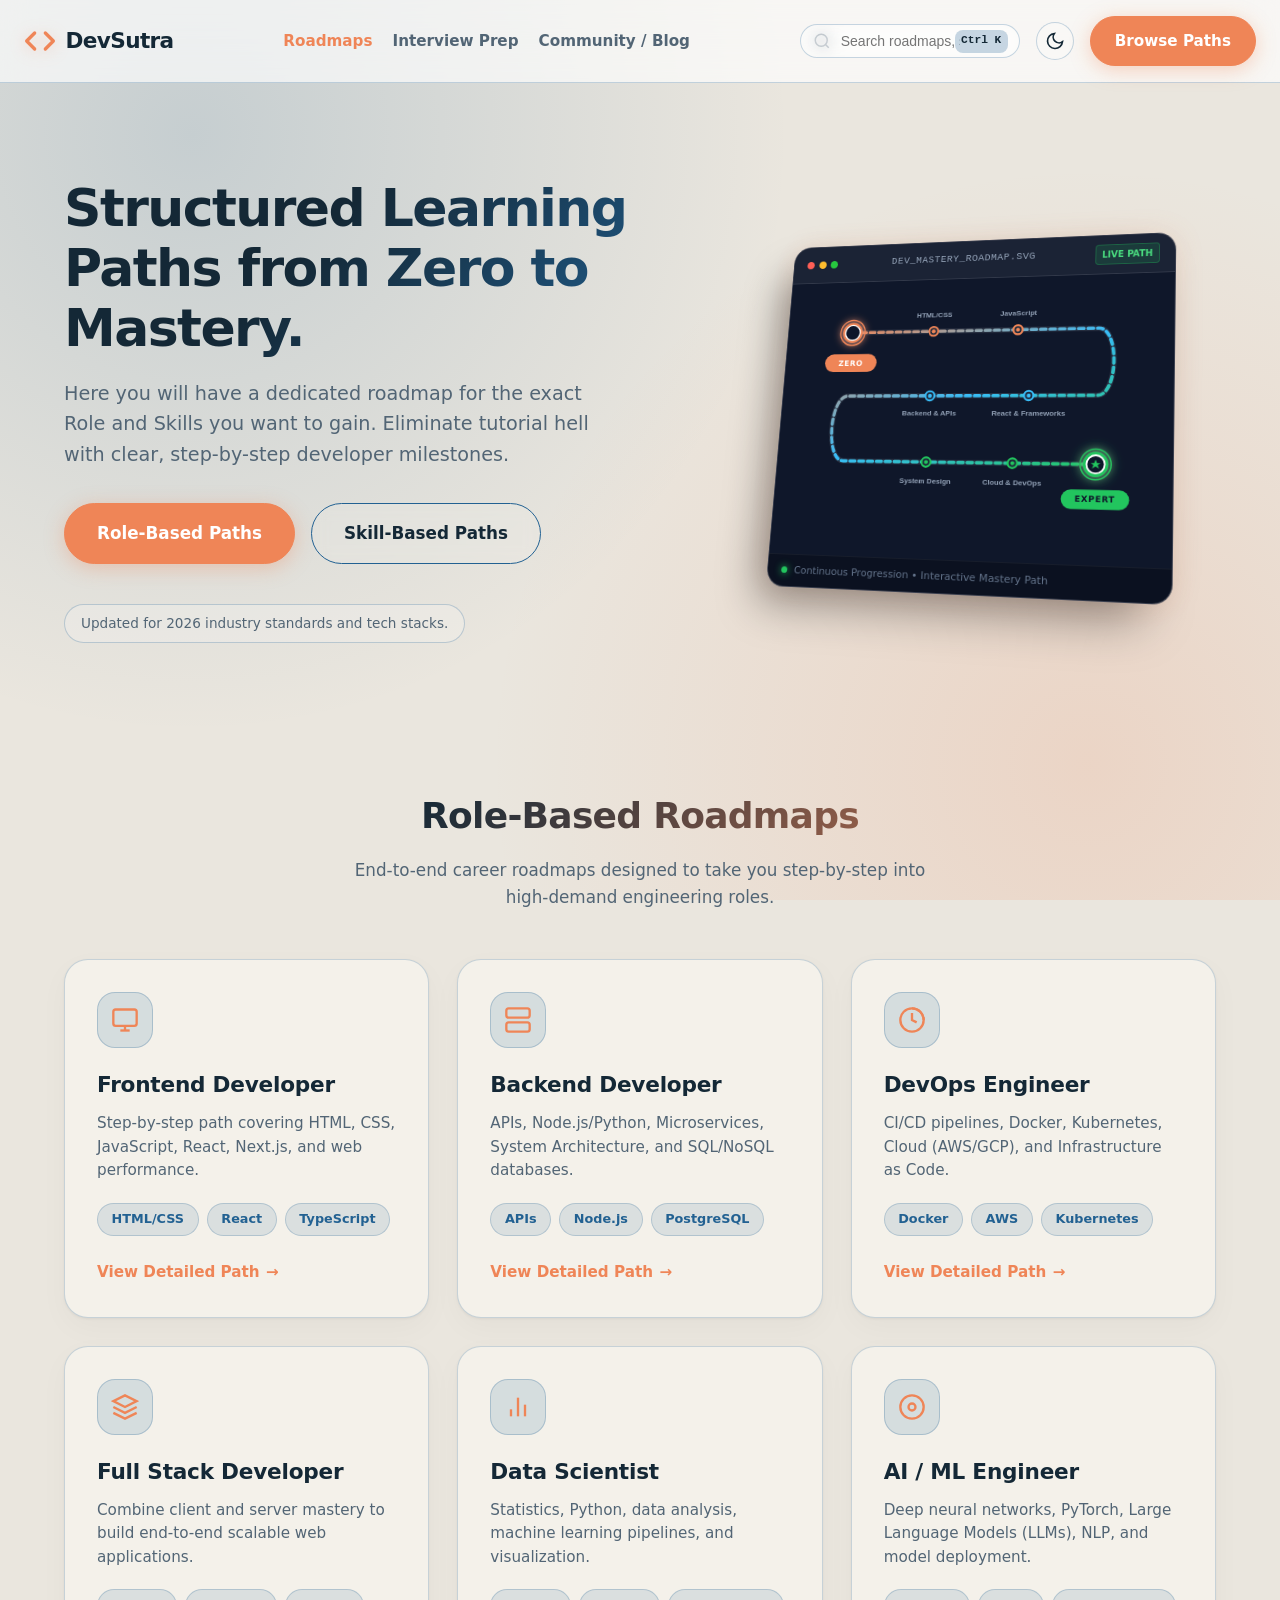
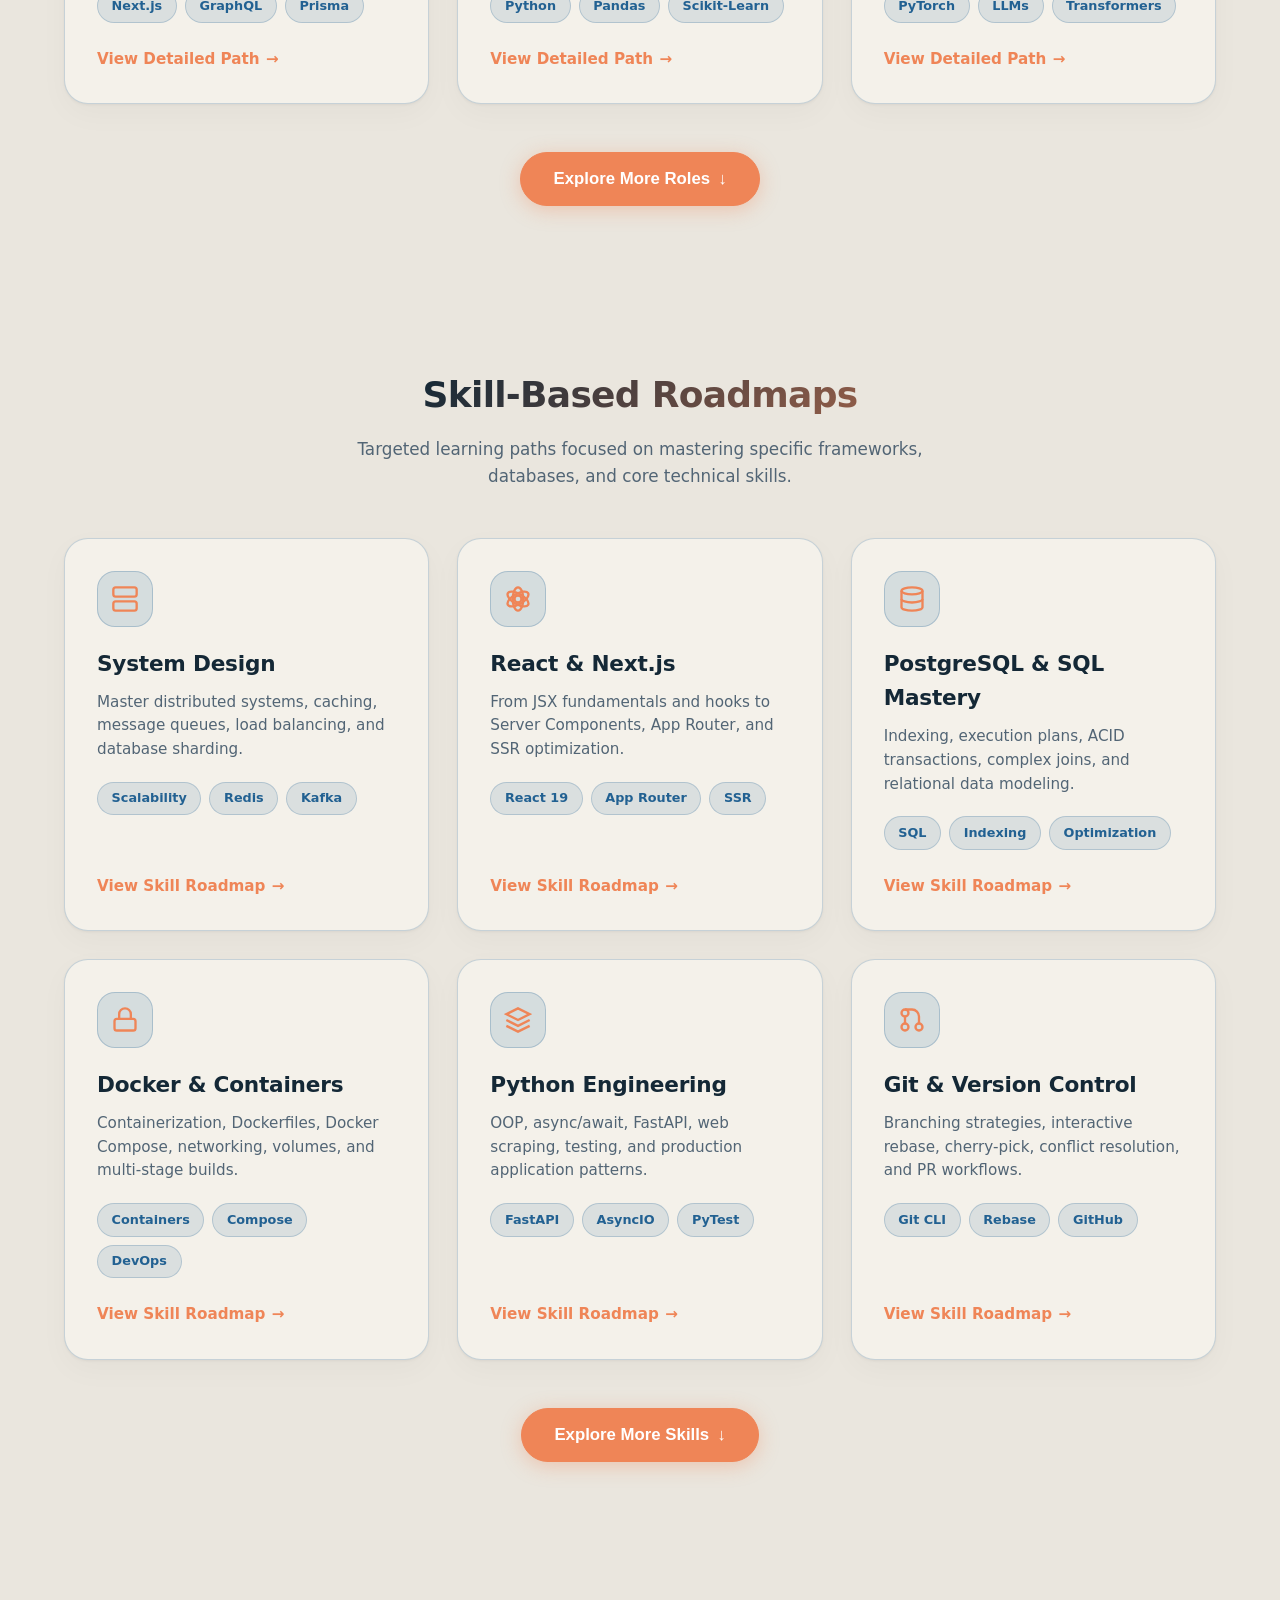
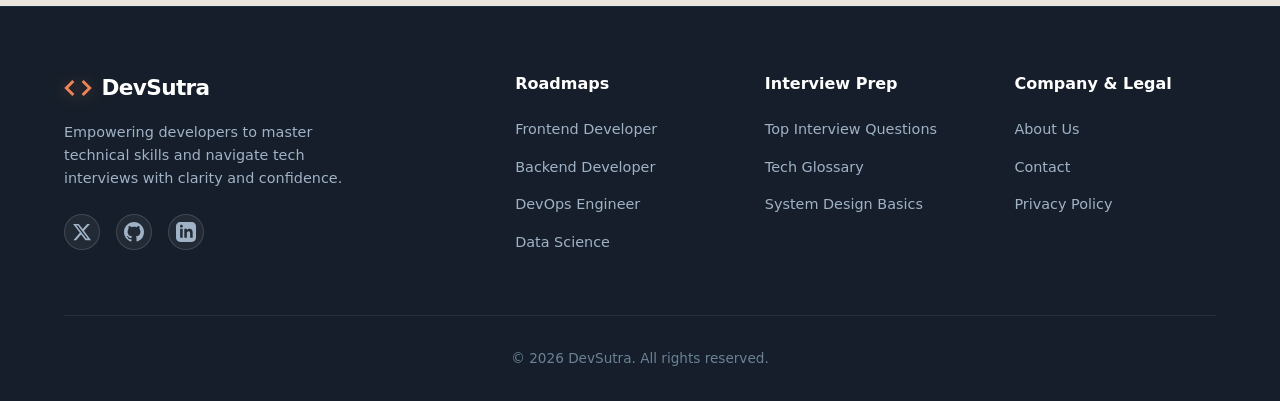
<file: pages/mainPages/roadmap.html>
<!DOCTYPE html>
<html lang="en">
<head>
  <meta charset="UTF-8" />
  <meta name="viewport" content="width=device-width, initial-scale=1.0" />
  <meta name="description" content="DevSutra Roadmaps - Step-by-step Role-based and Skill-based career learning paths from zero to mastery." />
  <title>Developer Roadmaps - DevSutra</title>
  <link rel="stylesheet" href="../../assets/css/style.css" />
    <link rel="stylesheet" href="../../assets/css/roadmap.css" />
</head>
<body>

  <!-- =========================================================================
       1. HEADER (SHARED WITH HOMEPAGE)
       ========================================================================= -->
  <header class="header">
    <div class="container header-container">
      
      <!-- Brand Logo -->
      <a href="index.html" class="brand-logo" aria-label="DevSutra Home">
        <svg class="logo-icon" width="32" height="32" viewBox="0 0 24 24" fill="none" stroke="currentColor" stroke-width="2.5" stroke-linecap="round" stroke-linejoin="round">
          <polyline points="16 18 22 12 16 6"></polyline>
          <polyline points="8 6 2 12 8 18"></polyline>
        </svg>
        <span class="logo-text">DevSutra</span>
      </a>

      <!-- Navigation Links -->
      <nav class="nav-menu" aria-label="Main Navigation">
        <ul class="nav-list">
          <li class="nav-item">
            <a href="roadmaps.html" class="nav-link active">Roadmaps</a>
          </li>
          <li class="nav-item">
            <a href="index.html#interview-prep" class="nav-link">Interview Prep</a>
          </li>
          <li class="nav-item">
            <a href="#community" class="nav-link">Community / Blog</a>
          </li>
        </ul>
      </nav>

      <!-- Header Actions -->
      <div class="header-actions">
        <!-- Search Input -->
        <div class="search-box">
          <svg class="search-icon" width="18" height="18" viewBox="0 0 24 24" fill="none" stroke="currentColor" stroke-width="2"><circle cx="11" cy="11" r="8"></circle><line x1="21" y1="21" x2="16.65" y2="16.65"></line></svg>
          <input type="search" id="site-search" placeholder="Search roadmaps, skills..." aria-label="Search content" />
          <kbd class="search-shortcut">Ctrl K</kbd>
        </div>

        <!-- Light / Dark Theme Toggle -->
        <button class="theme-toggle" id="themeToggle" aria-label="Toggle Theme">
          <svg class="sun-icon" width="20" height="20" viewBox="0 0 24 24" fill="none" stroke="currentColor" stroke-width="2"><circle cx="12" cy="12" r="5"></circle><line x1="12" y1="1" x2="12" y2="3"></line><line x1="12" y1="21" x2="12" y2="23"></line><line x1="4.22" y1="4.22" x2="5.64" y2="5.64"></line><line x1="18.36" y1="18.36" x2="19.78" y2="19.78"></line><line x1="1" y1="12" x2="3" y2="12"></line><line x1="21" y1="12" x2="23" y2="12"></line><line x1="4.22" y1="19.78" x2="5.64" y2="18.36"></line><line x1="18.36" y1="5.64" x2="19.78" y2="4.22"></line></svg>
        </button>

        <!-- CTA Button -->
        <a href="#role-roadmaps" class="btn btn-primary">Browse Paths</a>
      </div>

    </div>
  </header>

  <!-- =========================================================================
       2. ROADMAP SUBPAGE HERO SECTION
       ========================================================================= -->
  <section class="hero-section">
    <div class="container hero-container">
      
      <div class="hero-content">
        <h1 class="hero-title">Structured Learning Paths from Zero to Mastery.</h1>
        <p class="hero-subtitle">
          Here you will have a dedicated roadmap for the exact Role and Skills you want to gain. Eliminate tutorial hell with clear, step-by-step developer milestones.
        </p>

        <!-- Quick Jump Filter Buttons -->
        <div class="hero-cta-group">
          <a href="#role-roadmaps" class="btn btn-primary btn-large">Role-Based Paths</a>
          <a href="#skill-roadmaps" class="btn btn-outline btn-large">Skill-Based Paths</a>
        </div>

        <div class="hero-trust-badge">
          <span class="trust-text">Updated for 2026 industry standards and tech stacks.</span>
        </div>
      </div>

      <!-- Roadmap Zero to Expert Zigzag Path Visual -->
      <div class="hero-visual">
        <div class="zigzag-card">
          <div class="zigzag-header">
            <div class="dot-group">
              <span class="dot red"></span>
              <span class="dot yellow"></span>
              <span class="dot green"></span>
            </div>
            <span class="zigzag-card-title">DEV_MASTERY_ROADMAP.SVG</span>
            <span class="badge-live">LIVE PATH</span>
          </div>

          <div class="zigzag-body">
            <svg class="roadmap-svg" viewBox="0 0 540 380" fill="none" xmlns="http://www.w3.org/2000/svg">
              <defs>
                <!-- Line Gradient -->
                <linearGradient id="pathGradient" x1="0%" y1="0%" x2="100%" y2="100%">
                  <stop offset="0%" stop-color="#EF8557"/>
                  <stop offset="50%" stop-color="#38bdf8"/>
                  <stop offset="100%" stop-color="#22c55e"/>
                </linearGradient>

                <!-- Glow Filters -->
                <filter id="glow-start" x="-50%" y="-50%" width="200%" height="200%">
                  <feGaussianBlur stdDeviation="6" result="blur"/>
                  <feComposite in="SourceGraphic" in2="blur" operator="over"/>
                </filter>
                <filter id="glow-end" x="-50%" y="-50%" width="200%" height="200%">
                  <feGaussianBlur stdDeviation="8" result="blur"/>
                  <feComposite in="SourceGraphic" in2="blur" operator="over"/>
                </filter>

                <!-- Pulsing CSS inside SVG -->
                <style>
                  .pulse-ring {
                    animation: pulse 2s cubic-bezier(0.4, 0, 0.6, 1) infinite;
                    transform-origin: center;
                  }
                  @keyframes pulse {
                    0% { r: 18px; opacity: 0.8; }
                    100% { r: 32px; opacity: 0; }
                  }
                  .dash-line {
                    stroke-dasharray: 8 6;
                    animation: dashMove 20s linear infinite;
                  }
                  @keyframes dashMove {
                    to { stroke-dashoffset: -100; }
                  }
                </style>
              </defs>

              <!-- Main Zigzag Path Track (Background) -->
              <path class="zigzag-track-bg" d="M 80,60 H 460 C 490,60 490,160 460,160 H 80 C 50,160 50,260 80,260 H 460" 
                    stroke="rgba(255, 255, 255, 0.1)" stroke-width="8" stroke-linecap="round" stroke-linejoin="round"/>

              <!-- Animated Gradient Path -->
              <path class="zigzag-track dash-line" d="M 80,60 H 460 C 490,60 490,160 460,160 H 80 C 50,160 50,260 80,260 H 460" 
                    stroke="url(#pathGradient)" stroke-width="5" stroke-linecap="round" stroke-linejoin="round"/>

              <!-- INTERMEDIATE DOTS (MILSTONES) -->
              <!-- Point 1 (Step 1) -->
              <g class="node-group">
                <circle cx="210" cy="60" r="7" fill="#1e293b" stroke="#EF8557" stroke-width="3"/>
                <circle cx="210" cy="60" r="3" fill="#EF8557"/>
                <text x="210" y="38" text-anchor="middle" class="svg-node-text">HTML/CSS</text>
              </g>

              <!-- Point 2 (Step 2) -->
              <g class="node-group">
                <circle cx="340" cy="60" r="7" fill="#1e293b" stroke="#EF8557" stroke-width="3"/>
                <circle cx="340" cy="60" r="3" fill="#EF8557"/>
                <text x="340" y="38" text-anchor="middle" class="svg-node-text">JavaScript</text>
              </g>

              <!-- Point 3 (Corner turn) -->
              <g class="node-group">
                <circle cx="360" cy="160" r="7" fill="#1e293b" stroke="#38bdf8" stroke-width="3"/>
                <circle cx="360" cy="160" r="3" fill="#38bdf8"/>
                <text x="360" y="190" text-anchor="middle" class="svg-node-text">React & Frameworks</text>
              </g>

              <!-- Point 4 (Mid Way) -->
              <g class="node-group">
                <circle cx="210" cy="160" r="7" fill="#1e293b" stroke="#38bdf8" stroke-width="3"/>
                <circle cx="210" cy="160" r="3" fill="#38bdf8"/>
                <text x="210" y="190" text-anchor="middle" class="svg-node-text">Backend & APIs</text>
              </g>

              <!-- Point 5 (Step 5) -->
              <g class="node-group">
                <circle cx="210" cy="260" r="7" fill="#1e293b" stroke="#22c55e" stroke-width="3"/>
                <circle cx="210" cy="260" r="3" fill="#22c55e"/>
                <text x="210" y="292" text-anchor="middle" class="svg-node-text">System Design</text>
              </g>

              <!-- Point 6 (Step 6) -->
              <g class="node-group">
                <circle cx="340" cy="260" r="7" fill="#1e293b" stroke="#22c55e" stroke-width="3"/>
                <circle cx="340" cy="260" r="3" fill="#22c55e"/>
                <text x="340" y="292" text-anchor="middle" class="svg-node-text">Cloud & DevOps</text>
              </g>

              <!-- ========================================== -->
              <!-- STARTING POINT ("ZERO") -->
              <!-- ========================================== -->
              <g class="start-point" filter="url(#glow-start)">
                <circle cx="80" cy="60" r="20" class="pulse-ring" fill="none" stroke="#EF8557" stroke-width="2"/>
                <circle cx="80" cy="60" r="16" fill="#EF8557"/>
                <circle cx="80" cy="60" r="12" fill="#0f172a" stroke="#ffffff" stroke-width="2"/>
              </g>
              <!-- ZERO Label Card -->
              <g transform="translate(80, 108)">
                <rect x="-42" y="-14" width="84" height="28" rx="14" fill="#EF8557"/>
                <text x="0" y="4" text-anchor="middle" fill="#ffffff" font-weight="900" font-size="12" letter-spacing="1">ZERO</text>
              </g>

              <!-- ========================================== -->
              <!-- END POINT ("EXPERT") -->
              <!-- ========================================== -->
              <g class="end-point" filter="url(#glow-end)">
                <circle cx="460" cy="260" r="22" class="pulse-ring" fill="none" stroke="#22c55e" stroke-width="2"/>
                <circle cx="460" cy="260" r="18" fill="#22c55e"/>
                <circle cx="460" cy="260" r="13" fill="#0f172a" stroke="#ffffff" stroke-width="2.5"/>
                <!-- Star Icon inside Expert node -->
                <path d="M460,253 L462,258 L467,258 L463,261 L465,266 L460,263 L455,266 L457,261 L453,258 L458,258 Z" fill="#22c55e"/>
              </g>
              <!-- EXPERT Label Card -->
              <g transform="translate(460, 310)">
                <rect x="-48" y="-14" width="96" height="28" rx="14" fill="#22c55e"/>
                <text x="0" y="4" text-anchor="middle" fill="#0f172a" font-weight="900" font-size="12" letter-spacing="1">EXPERT</text>
              </g>

            </svg>
          </div>

          <!-- Bottom Status Banner -->
          <div class="zigzag-footer">
            <span class="status-indicator"></span>
            <span class="footer-text">Continuous Progression • Interactive Mastery Path</span>
          </div>
        </div>
      </div>

    </div>
  </section>

  <!-- =========================================================================
       3. MAIN ROADMAP CONTENT
       ========================================================================= -->
  <main id="main-content">

    <!-- A. ROLE-BASED ROADMAPS SECTION -->
<section id="role-roadmaps" class="section roadmaps-section">
  <div class="container">
    
    <div class="section-header text-center">
      <h2 class="section-title">Role-Based Roadmaps</h2>
      <p class="section-description">End-to-end career roadmaps designed to take you step-by-step into high-demand engineering roles.</p>
    </div>

    <!-- Role Cards Grid -->
    <div class="grid grid-3-col" id="role-cards-grid">
      
      <!-- DEFAULT INITIAL 6 CARDS -->
      <!-- Role 1: Frontend -->
      <article class="card roadmap-card">
        <div class="card-icon">
          <svg width="28" height="28" viewBox="0 0 24 24" fill="none" stroke="currentColor" stroke-width="2"><rect x="2" y="3" width="20" height="14" rx="2" ry="2"></rect><line x1="8" y1="21" x2="16" y2="21"></line><line x1="12" y1="17" x2="12" y2="21"></line></svg>
        </div>
        <h3 class="card-title">Frontend Developer</h3>
        <p class="card-text">Step-by-step path covering HTML, CSS, JavaScript, React, Next.js, and web performance.</p>
        <div class="card-tags"><span class="card-tag">HTML/CSS</span><span class="card-tag">React</span><span class="card-tag">TypeScript</span></div>
        <a href="#" class="card-link">View Detailed Path <span aria-hidden="true">&rarr;</span></a>
      </article>

      <!-- Role 2: Backend -->
      <article class="card roadmap-card">
        <div class="card-icon">
          <svg width="28" height="28" viewBox="0 0 24 24" fill="none" stroke="currentColor" stroke-width="2"><rect x="2" y="2" width="20" height="8" rx="2" ry="2"></rect><rect x="2" y="14" width="20" height="8" rx="2" ry="2"></rect><line x1="6" y1="6" x2="6.01" y2="6"></line><line x1="6" y1="18" x2="6.01" y2="18"></line></svg>
        </div>
        <h3 class="card-title">Backend Developer</h3>
        <p class="card-text">APIs, Node.js/Python, Microservices, System Architecture, and SQL/NoSQL databases.</p>
        <div class="card-tags"><span class="card-tag">APIs</span><span class="card-tag">Node.js</span><span class="card-tag">PostgreSQL</span></div>
        <a href="#" class="card-link">View Detailed Path <span aria-hidden="true">&rarr;</span></a>
      </article>

      <!-- Role 3: DevOps -->
      <article class="card roadmap-card">
        <div class="card-icon">
          <svg width="28" height="28" viewBox="0 0 24 24" fill="none" stroke="currentColor" stroke-width="2"><path d="M22 12A10 10 0 1 0 12 22 10 10 0 0 0 22 12z"></path><path d="M12 2a10 10 0 0 1 10 10"></path><path d="M12 6v6l4 2"></path></svg>
        </div>
        <h3 class="card-title">DevOps Engineer</h3>
        <p class="card-text">CI/CD pipelines, Docker, Kubernetes, Cloud (AWS/GCP), and Infrastructure as Code.</p>
        <div class="card-tags"><span class="card-tag">Docker</span><span class="card-tag">AWS</span><span class="card-tag">Kubernetes</span></div>
        <a href="#" class="card-link">View Detailed Path <span aria-hidden="true">&rarr;</span></a>
      </article>

      <!-- Role 4: Full Stack -->
      <article class="card roadmap-card">
        <div class="card-icon">
          <svg width="28" height="28" viewBox="0 0 24 24" fill="none" stroke="currentColor" stroke-width="2"><polygon points="12 2 2 7 12 12 22 7 12 2"></polygon><polyline points="2 17 12 22 22 17"></polyline><polyline points="2 12 12 17 22 12"></polyline></svg>
        </div>
        <h3 class="card-title">Full Stack Developer</h3>
        <p class="card-text">Combine client and server mastery to build end-to-end scalable web applications.</p>
        <div class="card-tags"><span class="card-tag">Next.js</span><span class="card-tag">GraphQL</span><span class="card-tag">Prisma</span></div>
        <a href="#" class="card-link">View Detailed Path <span aria-hidden="true">&rarr;</span></a>
      </article>

      <!-- Role 5: Data Scientist -->
      <article class="card roadmap-card">
        <div class="card-icon">
          <svg width="28" height="28" viewBox="0 0 24 24" fill="none" stroke="currentColor" stroke-width="2"><line x1="18" y1="20" x2="18" y2="10"></line><line x1="12" y1="20" x2="12" y2="4"></line><line x1="6" y1="20" x2="6" y2="14"></line></svg>
        </div>
        <h3 class="card-title">Data Scientist</h3>
        <p class="card-text">Statistics, Python, data analysis, machine learning pipelines, and visualization.</p>
        <div class="card-tags"><span class="card-tag">Python</span><span class="card-tag">Pandas</span><span class="card-tag">Scikit-Learn</span></div>
        <a href="#" class="card-link">View Detailed Path <span aria-hidden="true">&rarr;</span></a>
      </article>

      <!-- Role 6: AI / ML Engineer -->
      <article class="card roadmap-card">
        <div class="card-icon">
          <svg width="28" height="28" viewBox="0 0 24 24" fill="none" stroke="currentColor" stroke-width="2"><path d="M12 2a10 10 0 0 1 10 10c0 5.523-4.477 10-10 10S2 17.523 2 12 6.477 2 12 2z"></path><circle cx="12" cy="12" r="3"></circle></svg>
        </div>
        <h3 class="card-title">AI / ML Engineer</h3>
        <p class="card-text">Deep neural networks, PyTorch, Large Language Models (LLMs), NLP, and model deployment.</p>
        <div class="card-tags"><span class="card-tag">PyTorch</span><span class="card-tag">LLMs</span><span class="card-tag">Transformers</span></div>
        <a href="#" class="card-link">View Detailed Path <span aria-hidden="true">&rarr;</span></a>
      </article>


      <!-- BATCH 2: NEXT 6 ROLES (HIDDEN BY DEFAULT) -->
      <!-- Role 7: Mobile App Developer -->
      <article class="card roadmap-card hidden-card">
        <div class="card-icon"><svg width="28" height="28" viewBox="0 0 24 24" fill="none" stroke="currentColor" stroke-width="2"><rect x="5" y="2" width="14" height="20" rx="2" ry="2"></rect><line x1="12" y1="18" x2="12.01" y2="18"></line></svg></div>
        <h3 class="card-title">Mobile App Developer</h3>
        <p class="card-text">Cross-platform and native mobile applications with React Native, Flutter, Swift, and Kotlin.</p>
        <div class="card-tags"><span class="card-tag">React Native</span><span class="card-tag">Flutter</span><span class="card-tag">iOS/Android</span></div>
        <a href="#" class="card-link">View Detailed Path <span aria-hidden="true">&rarr;</span></a>
      </article>

      <!-- Role 8: Cybersecurity Engineer -->
      <article class="card roadmap-card hidden-card">
        <div class="card-icon"><svg width="28" height="28" viewBox="0 0 24 24" fill="none" stroke="currentColor" stroke-width="2"><path d="M12 22s8-4 8-10V5l-8-3-8 3v7c0 6 8 10 8 10z"></path></svg></div>
        <h3 class="card-title">Cybersecurity Engineer</h3>
        <p class="card-text">Application security, penetration testing, ethical hacking, network defense, and cryptography.</p>
        <div class="card-tags"><span class="card-tag">Ethical Hacking</span><span class="card-tag">OWASP</span><span class="card-tag">Network Security</span></div>
        <a href="#" class="card-link">View Detailed Path <span aria-hidden="true">&rarr;</span></a>
      </article>

      <!-- Role 9: Cloud Architect -->
      <article class="card roadmap-card hidden-card">
        <div class="card-icon"><svg width="28" height="28" viewBox="0 0 24 24" fill="none" stroke="currentColor" stroke-width="2"><path d="M18 10h-1.26A8 8 0 1 0 9 20h9a5 5 0 0 0 0-10z"></path></svg></div>
        <h3 class="card-title">Cloud Architect</h3>
        <p class="card-text">Design resilient, highly available cloud infrastructure on AWS, Azure, and Google Cloud.</p>
        <div class="card-tags"><span class="card-tag">AWS</span><span class="card-tag">Azure</span><span class="card-tag">Terraform</span></div>
        <a href="#" class="card-link">View Detailed Path <span aria-hidden="true">&rarr;</span></a>
      </article>

      <!-- Role 10: Data Engineer -->
      <article class="card roadmap-card hidden-card">
        <div class="card-icon"><svg width="28" height="28" viewBox="0 0 24 24" fill="none" stroke="currentColor" stroke-width="2"><path d="M21 16V8a2 2 0 0 0-1-1.73l-7-4a2 2 0 0 0-2 0l-7 4A2 2 0 0 0 3 8v8a2 2 0 0 0 1 1.73l7 4a2 2 0 0 0 2 0l7-4A2 2 0 0 0 21 16z"></path></svg></div>
        <h3 class="card-title">Data Engineer</h3>
        <p class="card-text">Build robust ETL pipelines, data warehouses, and big data streaming platforms with Apache Spark.</p>
        <div class="card-tags"><span class="card-tag">Apache Spark</span><span class="card-tag">Snowflake</span><span class="card-tag">ETL</span></div>
        <a href="#" class="card-link">View Detailed Path <span aria-hidden="true">&rarr;</span></a>
      </article>

      <!-- Role 11: QA Automation Engineer -->
      <article class="card roadmap-card hidden-card">
        <div class="card-icon"><svg width="28" height="28" viewBox="0 0 24 24" fill="none" stroke="currentColor" stroke-width="2"><polyline points="9 11 12 14 22 4"></polyline><path d="M21 12v7a2 2 0 0 1-2 2H5a2 2 0 0 1-2-2V5a2 2 0 0 1 2-2h11"></path></svg></div>
        <h3 class="card-title">QA Automation Engineer</h3>
        <p class="card-text">Automated testing suites, E2E test frameworks with Cypress/Playwright, and performance testing.</p>
        <div class="card-tags"><span class="card-tag">Playwright</span><span class="card-tag">Cypress</span><span class="card-tag">CI Testing</span></div>
        <a href="#" class="card-link">View Detailed Path <span aria-hidden="true">&rarr;</span></a>
      </article>

      <!-- Role 12: Blockchain / Web3 Developer -->
      <article class="card roadmap-card hidden-card">
        <div class="card-icon"><svg width="28" height="28" viewBox="0 0 24 24" fill="none" stroke="currentColor" stroke-width="2"><rect x="2" y="7" width="20" height="14" rx="2" ry="2"></rect><path d="M16 21V5a2 2 0 0 0-2-2h-4a2 2 0 0 0-2 2v16"></path></svg></div>
        <h3 class="card-title">Blockchain &amp; Web3 Developer</h3>
        <p class="card-text">Smart contracts development with Solidity, Ethereum architecture, dApps, and decentralization.</p>
        <div class="card-tags"><span class="card-tag">Solidity</span><span class="card-tag">Ethers.js</span><span class="card-tag">Smart Contracts</span></div>
        <a href="#" class="card-link">View Detailed Path <span aria-hidden="true">&rarr;</span></a>
      </article>

    </div>

    <!-- EXPLORE MORE BUTTON ACTION AREA -->
    <div class="explore-more-container text-center">
      <button id="explore-more-roles-btn" class="btn btn-primary btn-large">
        Explore More Roles <span class="btn-arrow">&darr;</span>
      </button>
      <p id="no-more-roles-msg" class="no-more-msg hidden-card">
        You've reached the end! All available role-based roadmaps are displayed.
      </p>
    </div>

  </div>
</section>

    <!-- B. SKILL-BASED ROADMAPS SECTION -->
    <section id="skill-roadmaps" class="section roadmaps-section">
      <div class="container">
        
        <div class="section-header text-center">
          <h2 class="section-title">Skill-Based Roadmaps</h2>
          <p class="section-description">Targeted learning paths focused on mastering specific frameworks, databases, and core technical skills.</p>
        </div>

        <!-- Skill Cards Grid -->
        <div class="grid grid-3-col" id="skill-cards-grid">
          
          <!-- DEFAULT INITIAL 6 SKILLS -->
          <!-- Skill 1: System Design -->
          <article class="card roadmap-card">
            <div class="card-icon">
              <svg width="28" height="28" viewBox="0 0 24 24" fill="none" stroke="currentColor" stroke-width="2"><rect x="2" y="2" width="20" height="8" rx="2"></rect><rect x="2" y="14" width="20" height="8" rx="2"></rect></svg>
            </div>
            <h3 class="card-title">System Design</h3>
            <p class="card-text">Master distributed systems, caching, message queues, load balancing, and database sharding.</p>
            <div class="card-tags"><span class="card-tag">Scalability</span><span class="card-tag">Redis</span><span class="card-tag">Kafka</span></div>
            <a href="#" class="card-link">View Skill Roadmap <span aria-hidden="true">&rarr;</span></a>
          </article>

          <!-- Skill 2: React & Next.js -->
          <article class="card roadmap-card">
            <div class="card-icon">
              <svg width="28" height="28" viewBox="0 0 24 24" fill="none" stroke="currentColor" stroke-width="2"><circle cx="12" cy="12" r="3"></circle><ellipse cx="12" cy="12" rx="10" ry="4.5" transform="rotate(30 12 12)"></ellipse><ellipse cx="12" cy="12" rx="10" ry="4.5" transform="rotate(90 12 12)"></ellipse><ellipse cx="12" cy="12" rx="10" ry="4.5" transform="rotate(150 12 12)"></ellipse></svg>
            </div>
            <h3 class="card-title">React &amp; Next.js</h3>
            <p class="card-text">From JSX fundamentals and hooks to Server Components, App Router, and SSR optimization.</p>
            <div class="card-tags"><span class="card-tag">React 19</span><span class="card-tag">App Router</span><span class="card-tag">SSR</span></div>
            <a href="#" class="card-link">View Skill Roadmap <span aria-hidden="true">&rarr;</span></a>
          </article>

          <!-- Skill 3: PostgreSQL & SQL -->
          <article class="card roadmap-card">
            <div class="card-icon">
              <svg width="28" height="28" viewBox="0 0 24 24" fill="none" stroke="currentColor" stroke-width="2"><ellipse cx="12" cy="5" rx="9" ry="3"></ellipse><path d="M21 12c0 1.66-4 3-9 3s-9-1.34-9-3"></path><path d="M3 5v14c0 1.66 4 3 9 3s9-1.34 9-3V5"></path></svg>
            </div>
            <h3 class="card-title">PostgreSQL &amp; SQL Mastery</h3>
            <p class="card-text">Indexing, execution plans, ACID transactions, complex joins, and relational data modeling.</p>
            <div class="card-tags"><span class="card-tag">SQL</span><span class="card-tag">Indexing</span><span class="card-tag">Optimization</span></div>
            <a href="#" class="card-link">View Skill Roadmap <span aria-hidden="true">&rarr;</span></a>
          </article>

          <!-- Skill 4: Docker & Containers -->
          <article class="card roadmap-card">
            <div class="card-icon">
              <svg width="28" height="28" viewBox="0 0 24 24" fill="none" stroke="currentColor" stroke-width="2"><rect x="3" y="11" width="18" height="10" rx="2"></rect><path d="M7 11V7a5 5 0 0 1 10 0v4"></path></svg>
            </div>
            <h3 class="card-title">Docker &amp; Containers</h3>
            <p class="card-text">Containerization, Dockerfiles, Docker Compose, networking, volumes, and multi-stage builds.</p>
            <div class="card-tags"><span class="card-tag">Containers</span><span class="card-tag">Compose</span><span class="card-tag">DevOps</span></div>
            <a href="#" class="card-link">View Skill Roadmap <span aria-hidden="true">&rarr;</span></a>
          </article>

          <!-- Skill 5: Python Engineering -->
          <article class="card roadmap-card">
            <div class="card-icon">
              <svg width="28" height="28" viewBox="0 0 24 24" fill="none" stroke="currentColor" stroke-width="2"><path d="M12 2L2 7l10 5 10-5-10-5zM2 17l10 5 10-5M2 12l10 5 10-5"></path></svg>
            </div>
            <h3 class="card-title">Python Engineering</h3>
            <p class="card-text">OOP, async/await, FastAPI, web scraping, testing, and production application patterns.</p>
            <div class="card-tags"><span class="card-tag">FastAPI</span><span class="card-tag">AsyncIO</span><span class="card-tag">PyTest</span></div>
            <a href="#" class="card-link">View Skill Roadmap <span aria-hidden="true">&rarr;</span></a>
          </article>

          <!-- Skill 6: Git & Version Control -->
          <article class="card roadmap-card">
            <div class="card-icon">
              <svg width="28" height="28" viewBox="0 0 24 24" fill="none" stroke="currentColor" stroke-width="2"><circle cx="18" cy="18" r="3"></circle><circle cx="6" cy="6" r="3"></circle><circle cx="6" cy="18" r="3"></circle><line x1="6" y1="9" x2="6" y2="15"></line><path d="M18 15V9a6 6 0 0 0-6-6H6"></path></svg>
            </div>
            <h3 class="card-title">Git &amp; Version Control</h3>
            <p class="card-text">Branching strategies, interactive rebase, cherry-pick, conflict resolution, and PR workflows.</p>
            <div class="card-tags"><span class="card-tag">Git CLI</span><span class="card-tag">Rebase</span><span class="card-tag">GitHub</span></div>
            <a href="#" class="card-link">View Skill Roadmap <span aria-hidden="true">&rarr;</span></a>
          </article>


          <!-- BATCH 2: NEXT 6 SKILLS (HIDDEN BY DEFAULT) -->
          <!-- Skill 7: GraphQL & REST APIs -->
          <article class="card roadmap-card hidden-card">
            <div class="card-icon"><svg width="28" height="28" viewBox="0 0 24 24" fill="none" stroke="currentColor" stroke-width="2"><polygon points="12 2 2 7 12 12 22 7 12 2"></polygon><polyline points="2 17 12 22 22 17"></polyline><polyline points="2 12 12 17 22 12"></polyline></svg></div>
            <h3 class="card-title">GraphQL &amp; API Design</h3>
            <p class="card-text">Schema design, mutations, resolvers, caching, and building robust RESTful & GraphQL APIs.</p>
            <div class="card-tags"><span class="card-tag">GraphQL</span><span class="card-tag">REST</span><span class="card-tag">Apollo</span></div>
            <a href="#" class="card-link">View Skill Roadmap <span aria-hidden="true">&rarr;</span></a>
          </article>

          <!-- Skill 8: Kubernetes & Orchestration -->
          <article class="card roadmap-card hidden-card">
            <div class="card-icon"><svg width="28" height="28" viewBox="0 0 24 24" fill="none" stroke="currentColor" stroke-width="2"><path d="M12 22s8-4 8-10V5l-8-3-8 3v7c0 6 8 10 8 10z"></path></svg></div>
            <h3 class="card-title">Kubernetes Orchestration</h3>
            <p class="card-text">Pods, Deployments, Services, Helm charts, ingress controllers, and cluster management.</p>
            <div class="card-tags"><span class="card-tag">K8s</span><span class="card-tag">Helm</span><span class="card-tag">Cluster Management</span></div>
            <a href="#" class="card-link">View Skill Roadmap <span aria-hidden="true">&rarr;</span></a>
          </article>

          <!-- Skill 9: TypeScript Mastery -->
          <article class="card roadmap-card hidden-card">
            <div class="card-icon"><svg width="28" height="28" viewBox="0 0 24 24" fill="none" stroke="currentColor" stroke-width="2"><path d="M16 18l6-6-6-6"></path><path d="M8 6l-6 6 6 6"></path></svg></div>
            <h3 class="card-title">TypeScript Mastery</h3>
            <p class="card-text">Advanced generics, conditional types, utility types, type guards, and strict type safety.</p>
            <div class="card-tags"><span class="card-tag">TypeScript</span><span class="card-tag">Generics</span><span class="card-tag">Type Safety</span></div>
            <a href="#" class="card-link">View Skill Roadmap <span aria-hidden="true">&rarr;</span></a>
          </article>

          <!-- Skill 10: Redis & In-Memory Caching -->
          <article class="card roadmap-card hidden-card">
            <div class="card-icon"><svg width="28" height="28" viewBox="0 0 24 24" fill="none" stroke="currentColor" stroke-width="2"><rect x="2" y="3" width="20" height="14" rx="2" ry="2"></rect><line x1="8" y1="21" x2="16" y2="21"></line><line x1="12" y1="17" x2="12" y2="21"></line></svg></div>
            <h3 class="card-title">Redis &amp; Caching Strategies</h3>
            <p class="card-text">Data structures, pub/sub messaging, rate limiting, session storage, and cache invalidation.</p>
            <div class="card-tags"><span class="card-tag">Redis</span><span class="card-tag">Caching</span><span class="card-tag">Pub/Sub</span></div>
            <a href="#" class="card-link">View Skill Roadmap <span aria-hidden="true">&rarr;</span></a>
          </article>

          <!-- Skill 11: CI/CD & GitHub Actions -->
          <article class="card roadmap-card hidden-card">
            <div class="card-icon"><svg width="28" height="28" viewBox="0 0 24 24" fill="none" stroke="currentColor" stroke-width="2"><path d="M22 12A10 10 0 1 0 12 22 10 10 0 0 0 22 12z"></path><path d="M12 6v6l4 2"></path></svg></div>
            <h3 class="card-title">CI/CD &amp; GitHub Actions</h3>
            <p class="card-text">Automated build, test, and deployment workflows, matrix builds, and secret management.</p>
            <div class="card-tags"><span class="card-tag">GitHub Actions</span><span class="card-tag">CI/CD</span><span class="card-tag">Automation</span></div>
            <a href="#" class="card-link">View Skill Roadmap <span aria-hidden="true">&rarr;</span></a>
          </article>

          <!-- Skill 12: Microservices Architecture -->
          <article class="card roadmap-card hidden-card">
            <div class="card-icon"><svg width="28" height="28" viewBox="0 0 24 24" fill="none" stroke="currentColor" stroke-width="2"><rect x="2" y="2" width="20" height="8" rx="2"></rect><rect x="2" y="14" width="20" height="8" rx="2"></rect></svg></div>
            <h3 class="card-title">Microservices Architecture</h3>
            <p class="card-text">Service discovery, API gateways, event-driven communication, saga pattern, and resilience.</p>
            <div class="card-tags"><span class="card-tag">Microservices</span><span class="card-tag">Event-Driven</span><span class="card-tag">API Gateway</span></div>
            <a href="#" class="card-link">View Skill Roadmap <span aria-hidden="true">&rarr;</span></a>
          </article>

        </div>

        <!-- EXPLORE MORE BUTTON ACTION AREA FOR SKILLS -->
        <div class="explore-more-container text-center">
          <button id="explore-more-skills-btn" class="btn btn-primary btn-large">
            Explore More Skills <span class="btn-arrow">&darr;</span>
          </button>
          <p id="no-more-skills-msg" class="no-more-msg hidden-card">
            You've reached the end! All available skill-based roadmaps are displayed.
          </p>
        </div>

      </div>
    </section>

  </main>

  <!-- =========================================================================
       4. FOOTER (SHARED WITH HOMEPAGE)
       ========================================================================= -->
  <footer class="footer">
    <div class="container">
      
      <div class="grid footer-grid">
        
        <!-- Column 1: Brand -->
        <div class="footer-col brand-col">
          <a href="index.html" class="brand-logo footer-logo">
            <svg class="logo-icon" width="28" height="28" viewBox="0 0 24 24" fill="none" stroke="currentColor" stroke-width="2.5"><polyline points="16 18 22 12 16 6"></polyline><polyline points="8 6 2 12 8 18"></polyline></svg>
            <span class="logo-text">DevSutra</span>
          </a>
          <p class="footer-mission">
            Empowering developers to master technical skills and navigate tech interviews with clarity and confidence.
          </p>
          <div class="social-links">
            <a href="https://x.com" target="_blank" rel="noopener noreferrer" aria-label="X"><svg width="20" height="20" fill="currentColor" viewBox="0 0 24 24"><path d="M18.244 2.25h3.308l-7.227 8.26 8.502 11.24H16.17l-5.214-6.817L4.99 21.75H1.68l7.73-8.835L1.254 2.25H8.08l4.713 6.231zm-1.161 17.52h1.833L7.084 4.126H5.117z"/></svg></a>
            <a href="https://github.com" target="_blank" rel="noopener noreferrer" aria-label="GitHub"><svg width="20" height="20" fill="currentColor" viewBox="0 0 24 24"><path d="M12 0C5.37 0 0 5.37 0 12c0 5.31 3.435 9.795 8.205 11.385.6.105.825-.255.825-.57 0-.285-.015-1.23-.015-2.235-3.015.555-3.795-.735-4.035-1.41-.135-.345-.72-1.41-1.23-1.695-.42-.225-1.02-.78-.015-.795.945-.015 1.62.87 1.845 1.23 1.08 1.815 2.805 1.305 3.495.99.105-.78.42-1.305.765-1.605-2.67-.3-5.46-1.335-5.46-5.925 0-1.305.465-2.385 1.23-3.225-.12-.3-.54-1.53.12-3.18 0 0 1.005-.315 3.3 1.23.96-.27 1.98-.405 3-.405s2.04.135 3 .405c2.295-1.56 3.3-1.23 3.3-1.23.66 1.65.24 2.88.12 3.18.765.84 1.23 1.905 1.23 3.225 0 4.605-2.805 5.625-5.475 5.925.435.375.81 1.095.81 2.22 0 1.605-.015 2.895-.015 3.3 0 .315.225.69.825.57A12.02 12.02 0 0024 12c0-6.63-5.37-12-12-12z"/></svg></a>
            <a href="https://linkedin.com" target="_blank" rel="noopener noreferrer" aria-label="LinkedIn"><svg width="20" height="20" fill="currentColor" viewBox="0 0 24 24"><path d="M19 0h-14c-2.761 0-5 2.239-5 5v14c0 2.761 2.239 5 5 5h14c2.762 0 5-2.239 5-5v-14c0-2.761-2.238-5-5-5zm-11 19h-3v-11h3v11zm-1.5-12.268c-.966 0-1.75-.79-1.75-1.764s.784-1.764 1.75-1.764 1.75.79 1.75 1.764-.783 1.764-1.75 1.764zm13.5 12.268h-3v-5.604c0-3.368-4-3.113-4 0v5.604h-3v-11h3v1.765c1.396-2.586 7-2.777 7 2.476v6.759z"/></svg></a>
          </div>
        </div>

        <!-- Column 2: Roadmaps -->
        <div class="footer-col">
          <h4 class="footer-heading">Roadmaps</h4>
          <ul class="footer-list">
            <li><a href="/roadmaps/frontend">Frontend Developer</a></li>
            <li><a href="/roadmaps/backend">Backend Developer</a></li>
            <li><a href="/roadmaps/devops">DevOps Engineer</a></li>
            <li><a href="/roadmaps/data-science">Data Science</a></li>
          </ul>
        </div>

        <!-- Column 3: Interview Prep -->
        <div class="footer-col">
          <h4 class="footer-heading">Interview Prep</h4>
          <ul class="footer-list">
            <li><a href="/interview-questions">Top Interview Questions</a></li>
            <li><a href="/glossary">Tech Glossary</a></li>
            <li><a href="/system-design">System Design Basics</a></li>
          </ul>
        </div>

        <!-- Column 4: Legal -->
        <div class="footer-col">
          <h4 class="footer-heading">Company &amp; Legal</h4>
          <ul class="footer-list">
            <li><a href="/about">About Us</a></li>
            <li><a href="/contact">Contact</a></li>
            <li><a href="/privacy">Privacy Policy</a></li>
          </ul>
        </div>

      </div>

      <div class="footer-bottom text-center">
        <p>&copy; 2026 DevSutra. All rights reserved.</p>
      </div>

    </div>
  </footer>

  <script src="../../assets/js/script.js"></script>
</body>
</html>
</file>
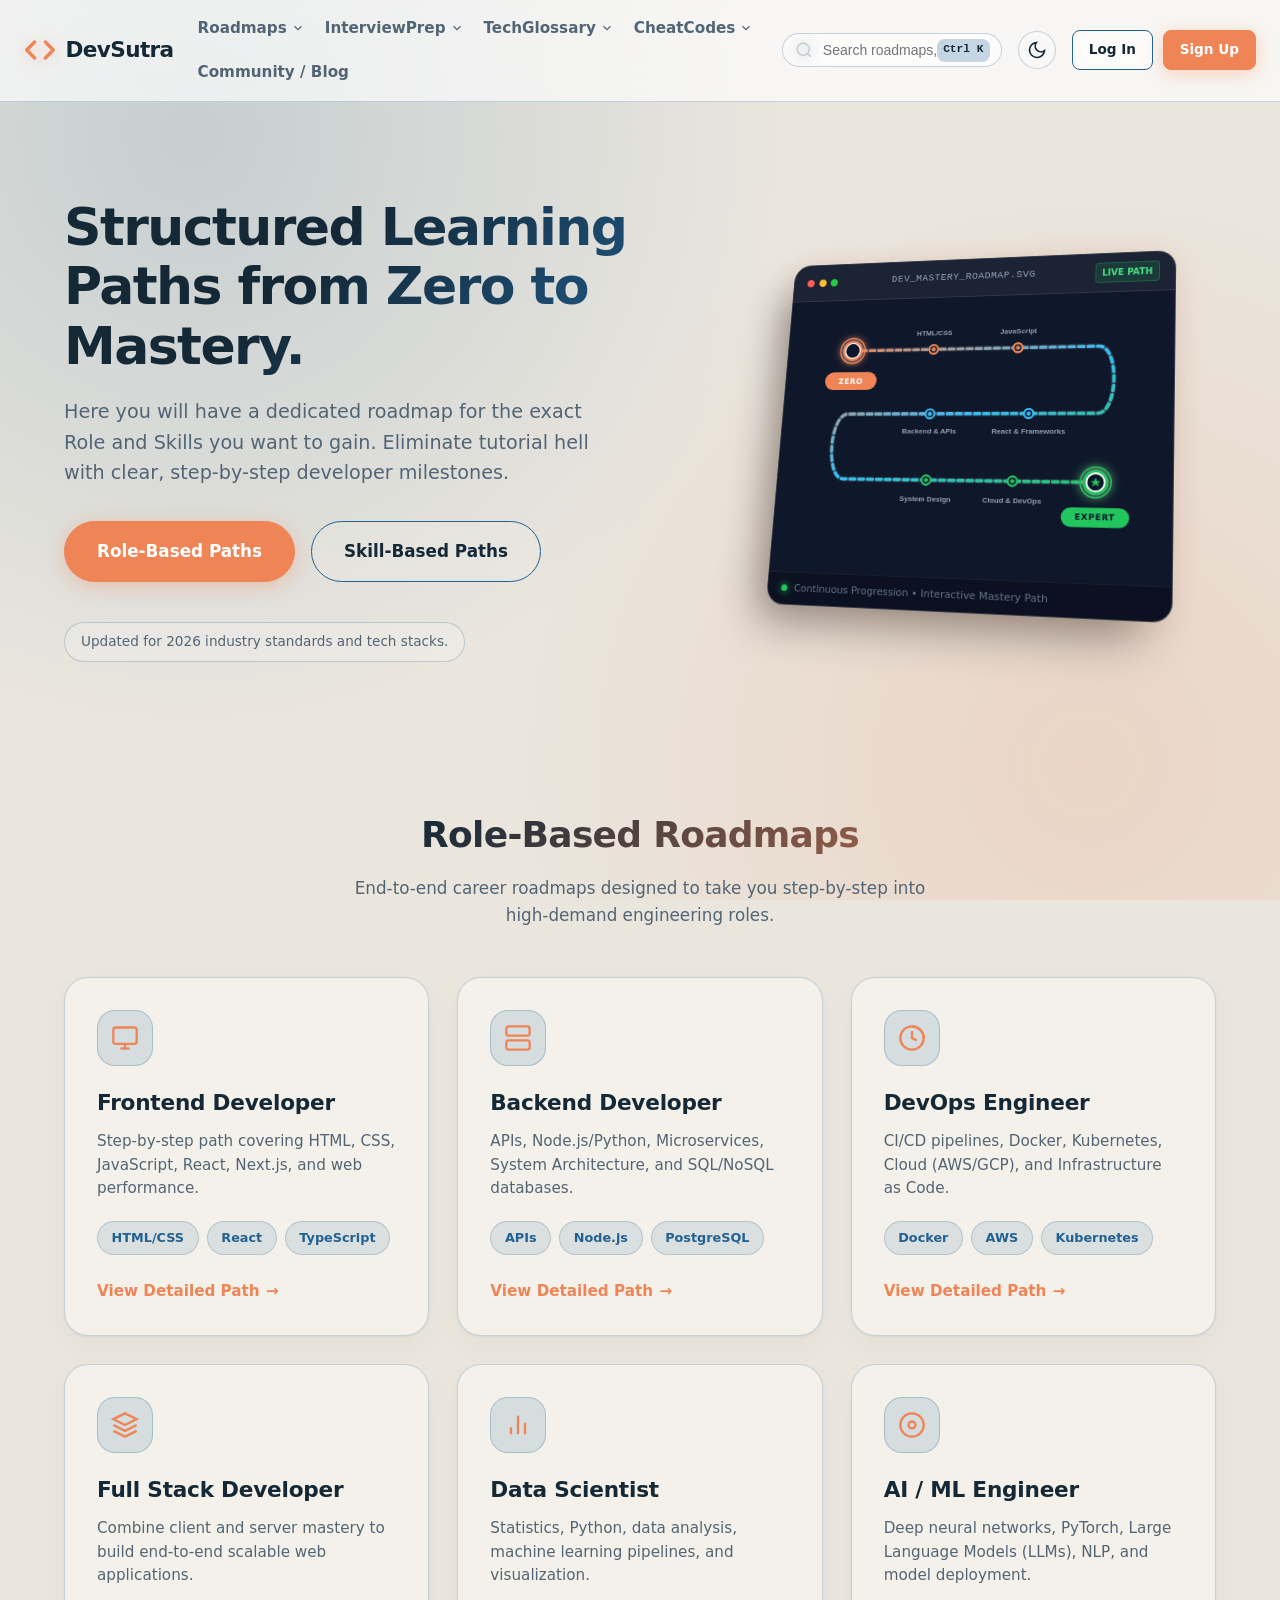
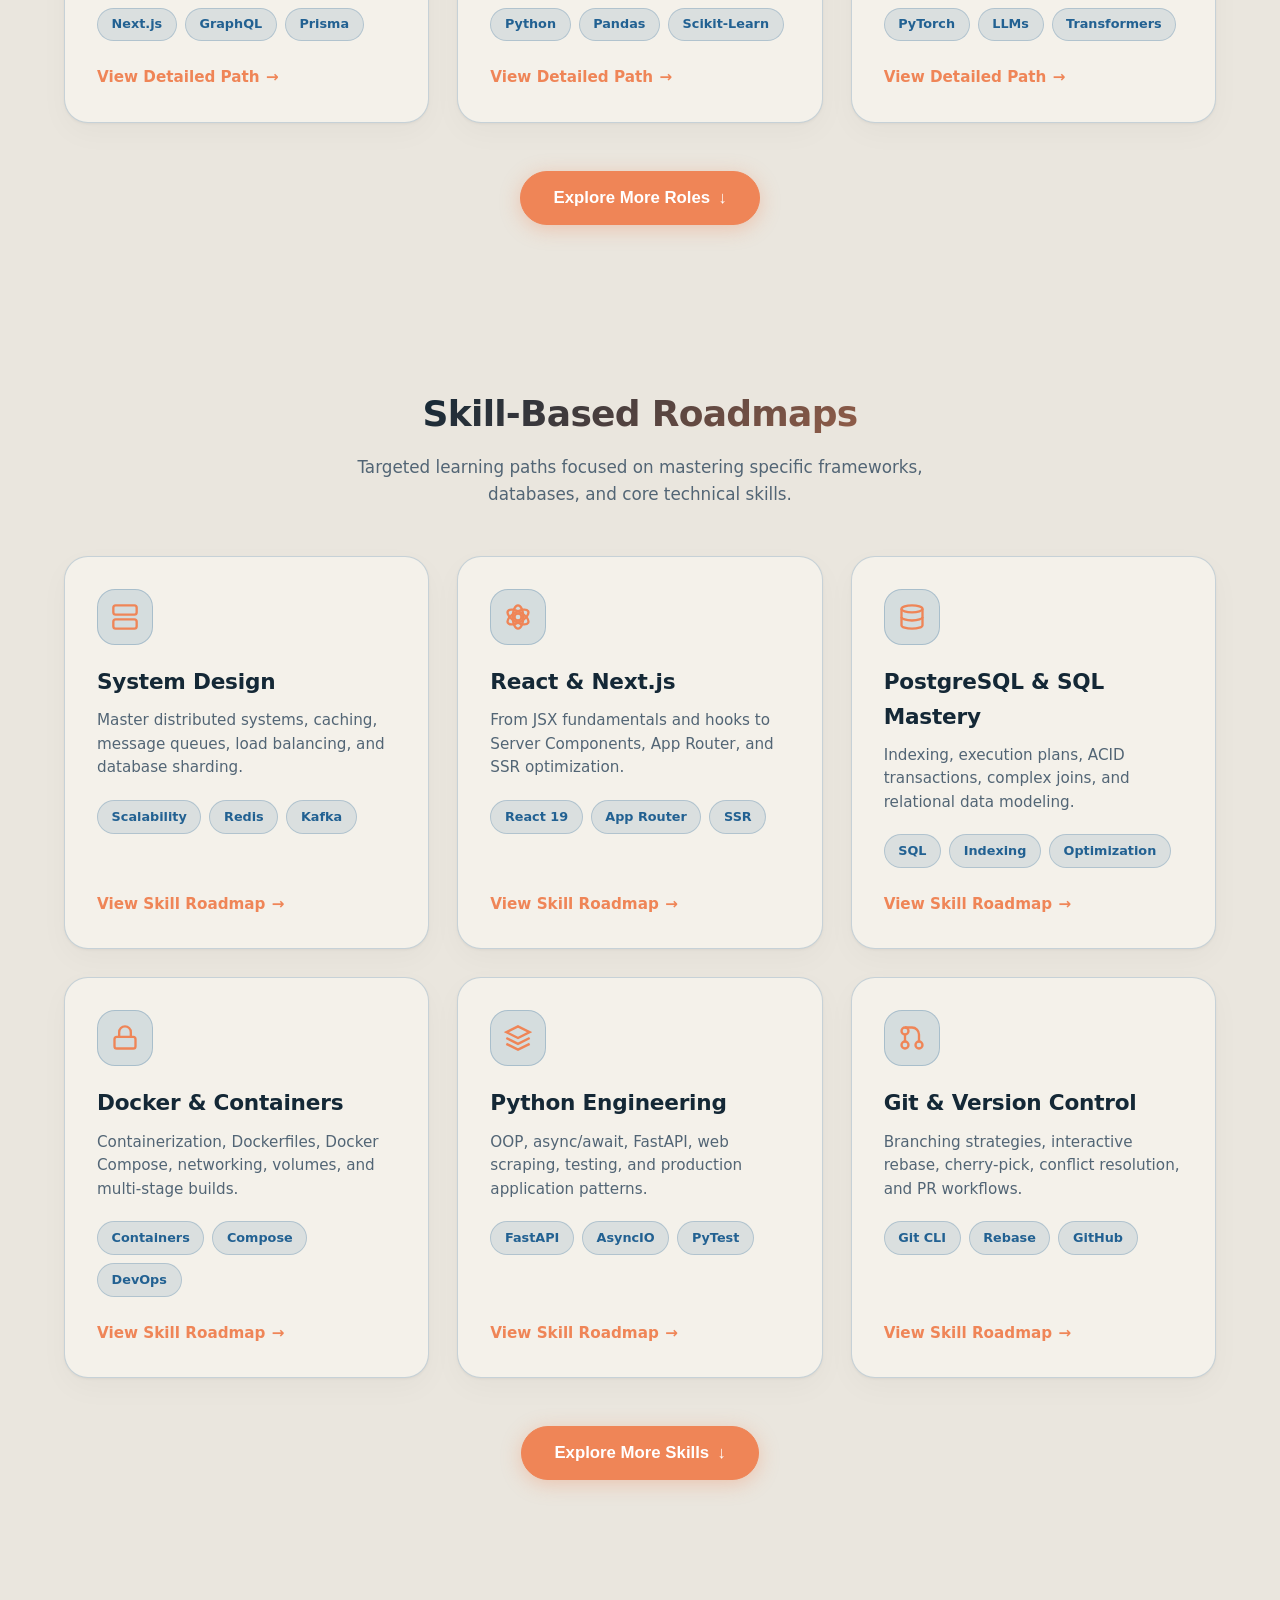
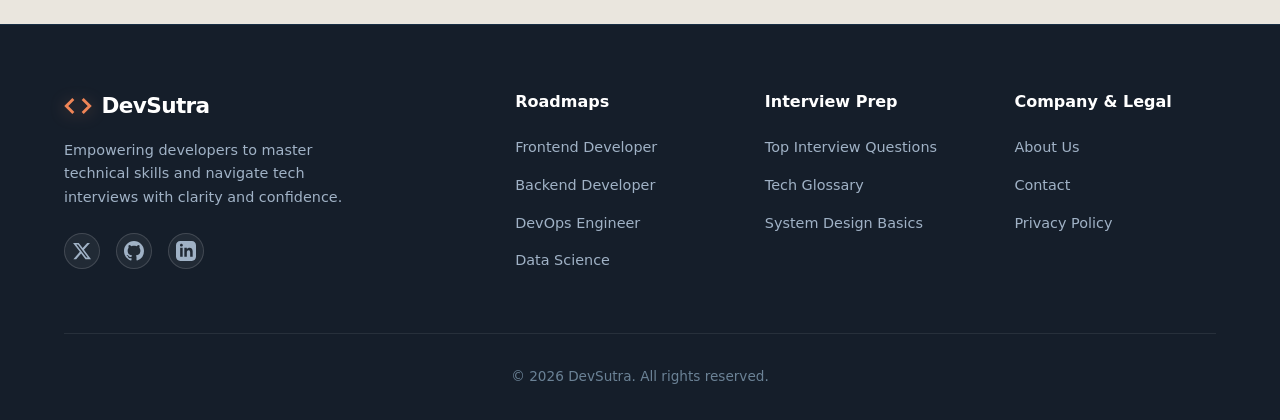
<file: pages/roadmap/roadmap.html>
<!DOCTYPE html>
<html lang="en">
<head>
  <meta charset="UTF-8" />
  <meta name="viewport" content="width=device-width, initial-scale=1.0" />
  <meta name="description" content="DevSutra Roadmaps - Step-by-step Role-based and Skill-based career learning paths from zero to mastery." />
  <title>Developer Roadmaps - DevSutra</title>
  <link rel="stylesheet" href="../../assets/css/style.css" />
    <link rel="stylesheet" href="../../assets/css/roadmap.css" />
</head>
<body>

  <!-- =========================================================================
       1. HEADER (SHARED WITH HOMEPAGE)
       ========================================================================= -->
  <header class="header">
    <div class="container header-container">
      
      <!-- Brand Logo -->
      <a href="index.html" class="brand-logo" aria-label="DevSutra Home">
        <svg class="logo-icon" width="32" height="32" viewBox="0 0 24 24" fill="none" stroke="currentColor" stroke-width="2.5" stroke-linecap="round" stroke-linejoin="round">
          <polyline points="16 18 22 12 16 6"></polyline>
          <polyline points="8 6 2 12 8 18"></polyline>
        </svg>
        <span class="logo-text">DevSutra</span>
      </a>

      <!-- Navigation Links -->
      <nav class="nav-menu" aria-label="Main Navigation">
        <ul class="nav-list">
          <li class="nav-item">
            <a href="#roadmaps" class="nav-link">
              Roadmaps
              <svg class="chevron-icon" width="14" height="14" viewBox="0 0 24 24" fill="none" stroke="currentColor" stroke-width="2"><polyline points="6 9 12 15 18 9"></polyline></svg>
            </a>
          </li>
          
          <li class="nav-item">
            <a href="#interview-prep" class="nav-link">InterviewPrep
            <svg class="chevron-icon" width="14" height="14" viewBox="0 0 24 24" fill="none" stroke="currentColor" stroke-width="2"><polyline points="6 9 12 15 18 9"></polyline></svg>
            </a>
          </li>

          <li class="nav-item">
            <a href="#glossary" class="nav-link">TechGlossary
            <svg class="chevron-icon" width="14" height="14" viewBox="0 0 24 24" fill="none" stroke="currentColor" stroke-width="2"><polyline points="6 9 12 15 18 9"></polyline></svg>
            </a>
          </li>

          <li class="nav-item">
            <a href="#cheat-code" class="nav-link">CheatCodes
            <svg class="chevron-icon" width="14" height="14" viewBox="0 0 24 24" fill="none" stroke="currentColor" stroke-width="2"><polyline points="6 9 12 15 18 9"></polyline></svg>
          </a>
          </li>

          <li class="nav-item">
            <a href="#community" class="nav-link">Community / Blog</a>
          </li>
        </ul>
      </nav>

      <!-- Header Actions -->
      <div class="header-actions">
        <!-- Search Input -->
        <div class="search-box">
          <svg class="search-icon" width="18" height="18" viewBox="0 0 24 24" fill="none" stroke="currentColor" stroke-width="2"><circle cx="11" cy="11" r="8"></circle><line x1="21" y1="21" x2="16.65" y2="16.65"></line></svg>
          <input type="search" id="site-search" placeholder="Search roadmaps, skills..." aria-label="Search content" />
          <kbd class="search-shortcut">Ctrl K</kbd>
        </div>

        <!-- Light / Dark Theme Toggle -->
        <button class="theme-toggle" id="themeToggle" aria-label="Toggle Theme">
          <svg class="sun-icon" width="20" height="20" viewBox="0 0 24 24" fill="none" stroke="currentColor" stroke-width="2"><circle cx="12" cy="12" r="5"></circle><line x1="12" y1="1" x2="12" y2="3"></line><line x1="12" y1="21" x2="12" y2="23"></line><line x1="4.22" y1="4.22" x2="5.64" y2="5.64"></line><line x1="18.36" y1="18.36" x2="19.78" y2="19.78"></line><line x1="1" y1="12" x2="3" y2="12"></line><line x1="21" y1="12" x2="23" y2="12"></line><line x1="4.22" y1="19.78" x2="5.64" y2="18.36"></line><line x1="18.36" y1="5.64" x2="19.78" y2="4.22"></line></svg>
        </button>

        <!-- CTA Button -->
         <div class="header-auth">
          <a href="login.html" class="btn btn-outline btn-auth">Log In</a>
          <a href="signup.html" class="btn btn-primary btn-auth">Sign Up</a>
        </div>
        
      </div>

    </div>
  </header>

  <!-- =========================================================================
       2. ROADMAP SUBPAGE HERO SECTION
       ========================================================================= -->
  <section class="hero-section">
    <div class="container hero-container">
      
      <div class="hero-content">
        <h1 class="hero-title">Structured Learning Paths from Zero to Mastery.</h1>
        <p class="hero-subtitle">
          Here you will have a dedicated roadmap for the exact Role and Skills you want to gain. Eliminate tutorial hell with clear, step-by-step developer milestones.
        </p>

        <!-- Quick Jump Filter Buttons -->
        <div class="hero-cta-group">
          <a href="#role-roadmaps" class="btn btn-primary btn-large">Role-Based Paths</a>
          <a href="#skill-roadmaps" class="btn btn-outline btn-large">Skill-Based Paths</a>
        </div>

        <div class="hero-trust-badge">
          <span class="trust-text">Updated for 2026 industry standards and tech stacks.</span>
        </div>
      </div>

      <!-- Roadmap Zero to Expert Zigzag Path Visual -->
      <div class="hero-visual">
        <div class="zigzag-card">
          <div class="zigzag-header">
            <div class="dot-group">
              <span class="dot red"></span>
              <span class="dot yellow"></span>
              <span class="dot green"></span>
            </div>
            <span class="zigzag-card-title">DEV_MASTERY_ROADMAP.SVG</span>
            <span class="badge-live">LIVE PATH</span>
          </div>

          <div class="zigzag-body">
            <svg class="roadmap-svg" viewBox="0 0 540 380" fill="none" xmlns="http://www.w3.org/2000/svg">
              <defs>
                <!-- Line Gradient -->
                <linearGradient id="pathGradient" x1="0%" y1="0%" x2="100%" y2="100%">
                  <stop offset="0%" stop-color="#EF8557"/>
                  <stop offset="50%" stop-color="#38bdf8"/>
                  <stop offset="100%" stop-color="#22c55e"/>
                </linearGradient>

                <!-- Glow Filters -->
                <filter id="glow-start" x="-50%" y="-50%" width="200%" height="200%">
                  <feGaussianBlur stdDeviation="6" result="blur"/>
                  <feComposite in="SourceGraphic" in2="blur" operator="over"/>
                </filter>
                <filter id="glow-end" x="-50%" y="-50%" width="200%" height="200%">
                  <feGaussianBlur stdDeviation="8" result="blur"/>
                  <feComposite in="SourceGraphic" in2="blur" operator="over"/>
                </filter>

                <!-- Pulsing CSS inside SVG -->
                <style>
                  .pulse-ring {
                    animation: pulse 2s cubic-bezier(0.4, 0, 0.6, 1) infinite;
                    transform-origin: center;
                  }
                  @keyframes pulse {
                    0% { r: 18px; opacity: 0.8; }
                    100% { r: 32px; opacity: 0; }
                  }
                  .dash-line {
                    stroke-dasharray: 8 6;
                    animation: dashMove 20s linear infinite;
                  }
                  @keyframes dashMove {
                    to { stroke-dashoffset: -100; }
                  }
                </style>
              </defs>

              <!-- Main Zigzag Path Track (Background) -->
              <path class="zigzag-track-bg" d="M 80,60 H 460 C 490,60 490,160 460,160 H 80 C 50,160 50,260 80,260 H 460" 
                    stroke="rgba(255, 255, 255, 0.1)" stroke-width="8" stroke-linecap="round" stroke-linejoin="round"/>

              <!-- Animated Gradient Path -->
              <path class="zigzag-track dash-line" d="M 80,60 H 460 C 490,60 490,160 460,160 H 80 C 50,160 50,260 80,260 H 460" 
                    stroke="url(#pathGradient)" stroke-width="5" stroke-linecap="round" stroke-linejoin="round"/>

              <!-- INTERMEDIATE DOTS (MILSTONES) -->
              <!-- Point 1 (Step 1) -->
              <g class="node-group">
                <circle cx="210" cy="60" r="7" fill="#1e293b" stroke="#EF8557" stroke-width="3"/>
                <circle cx="210" cy="60" r="3" fill="#EF8557"/>
                <text x="210" y="38" text-anchor="middle" class="svg-node-text">HTML/CSS</text>
              </g>

              <!-- Point 2 (Step 2) -->
              <g class="node-group">
                <circle cx="340" cy="60" r="7" fill="#1e293b" stroke="#EF8557" stroke-width="3"/>
                <circle cx="340" cy="60" r="3" fill="#EF8557"/>
                <text x="340" y="38" text-anchor="middle" class="svg-node-text">JavaScript</text>
              </g>

              <!-- Point 3 (Corner turn) -->
              <g class="node-group">
                <circle cx="360" cy="160" r="7" fill="#1e293b" stroke="#38bdf8" stroke-width="3"/>
                <circle cx="360" cy="160" r="3" fill="#38bdf8"/>
                <text x="360" y="190" text-anchor="middle" class="svg-node-text">React & Frameworks</text>
              </g>

              <!-- Point 4 (Mid Way) -->
              <g class="node-group">
                <circle cx="210" cy="160" r="7" fill="#1e293b" stroke="#38bdf8" stroke-width="3"/>
                <circle cx="210" cy="160" r="3" fill="#38bdf8"/>
                <text x="210" y="190" text-anchor="middle" class="svg-node-text">Backend & APIs</text>
              </g>

              <!-- Point 5 (Step 5) -->
              <g class="node-group">
                <circle cx="210" cy="260" r="7" fill="#1e293b" stroke="#22c55e" stroke-width="3"/>
                <circle cx="210" cy="260" r="3" fill="#22c55e"/>
                <text x="210" y="292" text-anchor="middle" class="svg-node-text">System Design</text>
              </g>

              <!-- Point 6 (Step 6) -->
              <g class="node-group">
                <circle cx="340" cy="260" r="7" fill="#1e293b" stroke="#22c55e" stroke-width="3"/>
                <circle cx="340" cy="260" r="3" fill="#22c55e"/>
                <text x="340" y="292" text-anchor="middle" class="svg-node-text">Cloud & DevOps</text>
              </g>

              <!-- ========================================== -->
              <!-- STARTING POINT ("ZERO") -->
              <!-- ========================================== -->
              <g class="start-point" filter="url(#glow-start)">
                <circle cx="80" cy="60" r="20" class="pulse-ring" fill="none" stroke="#EF8557" stroke-width="2"/>
                <circle cx="80" cy="60" r="16" fill="#EF8557"/>
                <circle cx="80" cy="60" r="12" fill="#0f172a" stroke="#ffffff" stroke-width="2"/>
              </g>
              <!-- ZERO Label Card -->
              <g transform="translate(80, 108)">
                <rect x="-42" y="-14" width="84" height="28" rx="14" fill="#EF8557"/>
                <text x="0" y="4" text-anchor="middle" fill="#ffffff" font-weight="900" font-size="12" letter-spacing="1">ZERO</text>
              </g>

              <!-- ========================================== -->
              <!-- END POINT ("EXPERT") -->
              <!-- ========================================== -->
              <g class="end-point" filter="url(#glow-end)">
                <circle cx="460" cy="260" r="22" class="pulse-ring" fill="none" stroke="#22c55e" stroke-width="2"/>
                <circle cx="460" cy="260" r="18" fill="#22c55e"/>
                <circle cx="460" cy="260" r="13" fill="#0f172a" stroke="#ffffff" stroke-width="2.5"/>
                <!-- Star Icon inside Expert node -->
                <path d="M460,253 L462,258 L467,258 L463,261 L465,266 L460,263 L455,266 L457,261 L453,258 L458,258 Z" fill="#22c55e"/>
              </g>
              <!-- EXPERT Label Card -->
              <g transform="translate(460, 310)">
                <rect x="-48" y="-14" width="96" height="28" rx="14" fill="#22c55e"/>
                <text x="0" y="4" text-anchor="middle" fill="#0f172a" font-weight="900" font-size="12" letter-spacing="1">EXPERT</text>
              </g>

            </svg>
          </div>

          <!-- Bottom Status Banner -->
          <div class="zigzag-footer">
            <span class="status-indicator"></span>
            <span class="footer-text">Continuous Progression • Interactive Mastery Path</span>
          </div>
        </div>
      </div>

    </div>
  </section>

  <!-- =========================================================================
       3. MAIN ROADMAP CONTENT
       ========================================================================= -->
  <main id="main-content">

    <!-- A. ROLE-BASED ROADMAPS SECTION -->
<section id="role-roadmaps" class="section roadmaps-section">
  <div class="container">
    
    <div class="section-header text-center">
      <h2 class="section-title">Role-Based Roadmaps</h2>
      <p class="section-description">End-to-end career roadmaps designed to take you step-by-step into high-demand engineering roles.</p>
    </div>

    <!-- Role Cards Grid -->
    <div class="grid grid-3-col" id="role-cards-grid">
      
      <!-- DEFAULT INITIAL 6 CARDS -->
      <!-- Role 1: Frontend -->
      <article class="card roadmap-card">
        <div class="card-icon">
          <svg width="28" height="28" viewBox="0 0 24 24" fill="none" stroke="currentColor" stroke-width="2"><rect x="2" y="3" width="20" height="14" rx="2" ry="2"></rect><line x1="8" y1="21" x2="16" y2="21"></line><line x1="12" y1="17" x2="12" y2="21"></line></svg>
        </div>
        <h3 class="card-title">Frontend Developer</h3>
        <p class="card-text">Step-by-step path covering HTML, CSS, JavaScript, React, Next.js, and web performance.</p>
        <div class="card-tags"><span class="card-tag">HTML/CSS</span><span class="card-tag">React</span><span class="card-tag">TypeScript</span></div>
        <a href="#" class="card-link">View Detailed Path <span aria-hidden="true">&rarr;</span></a>
      </article>

      <!-- Role 2: Backend -->
      <article class="card roadmap-card">
        <div class="card-icon">
          <svg width="28" height="28" viewBox="0 0 24 24" fill="none" stroke="currentColor" stroke-width="2"><rect x="2" y="2" width="20" height="8" rx="2" ry="2"></rect><rect x="2" y="14" width="20" height="8" rx="2" ry="2"></rect><line x1="6" y1="6" x2="6.01" y2="6"></line><line x1="6" y1="18" x2="6.01" y2="18"></line></svg>
        </div>
        <h3 class="card-title">Backend Developer</h3>
        <p class="card-text">APIs, Node.js/Python, Microservices, System Architecture, and SQL/NoSQL databases.</p>
        <div class="card-tags"><span class="card-tag">APIs</span><span class="card-tag">Node.js</span><span class="card-tag">PostgreSQL</span></div>
        <a href="#" class="card-link">View Detailed Path <span aria-hidden="true">&rarr;</span></a>
      </article>

      <!-- Role 3: DevOps -->
      <article class="card roadmap-card">
        <div class="card-icon">
          <svg width="28" height="28" viewBox="0 0 24 24" fill="none" stroke="currentColor" stroke-width="2"><path d="M22 12A10 10 0 1 0 12 22 10 10 0 0 0 22 12z"></path><path d="M12 2a10 10 0 0 1 10 10"></path><path d="M12 6v6l4 2"></path></svg>
        </div>
        <h3 class="card-title">DevOps Engineer</h3>
        <p class="card-text">CI/CD pipelines, Docker, Kubernetes, Cloud (AWS/GCP), and Infrastructure as Code.</p>
        <div class="card-tags"><span class="card-tag">Docker</span><span class="card-tag">AWS</span><span class="card-tag">Kubernetes</span></div>
        <a href="#" class="card-link">View Detailed Path <span aria-hidden="true">&rarr;</span></a>
      </article>

      <!-- Role 4: Full Stack -->
      <article class="card roadmap-card">
        <div class="card-icon">
          <svg width="28" height="28" viewBox="0 0 24 24" fill="none" stroke="currentColor" stroke-width="2"><polygon points="12 2 2 7 12 12 22 7 12 2"></polygon><polyline points="2 17 12 22 22 17"></polyline><polyline points="2 12 12 17 22 12"></polyline></svg>
        </div>
        <h3 class="card-title">Full Stack Developer</h3>
        <p class="card-text">Combine client and server mastery to build end-to-end scalable web applications.</p>
        <div class="card-tags"><span class="card-tag">Next.js</span><span class="card-tag">GraphQL</span><span class="card-tag">Prisma</span></div>
        <a href="#" class="card-link">View Detailed Path <span aria-hidden="true">&rarr;</span></a>
      </article>

      <!-- Role 5: Data Scientist -->
      <article class="card roadmap-card">
        <div class="card-icon">
          <svg width="28" height="28" viewBox="0 0 24 24" fill="none" stroke="currentColor" stroke-width="2"><line x1="18" y1="20" x2="18" y2="10"></line><line x1="12" y1="20" x2="12" y2="4"></line><line x1="6" y1="20" x2="6" y2="14"></line></svg>
        </div>
        <h3 class="card-title">Data Scientist</h3>
        <p class="card-text">Statistics, Python, data analysis, machine learning pipelines, and visualization.</p>
        <div class="card-tags"><span class="card-tag">Python</span><span class="card-tag">Pandas</span><span class="card-tag">Scikit-Learn</span></div>
        <a href="#" class="card-link">View Detailed Path <span aria-hidden="true">&rarr;</span></a>
      </article>

      <!-- Role 6: AI / ML Engineer -->
      <article class="card roadmap-card">
        <div class="card-icon">
          <svg width="28" height="28" viewBox="0 0 24 24" fill="none" stroke="currentColor" stroke-width="2"><path d="M12 2a10 10 0 0 1 10 10c0 5.523-4.477 10-10 10S2 17.523 2 12 6.477 2 12 2z"></path><circle cx="12" cy="12" r="3"></circle></svg>
        </div>
        <h3 class="card-title">AI / ML Engineer</h3>
        <p class="card-text">Deep neural networks, PyTorch, Large Language Models (LLMs), NLP, and model deployment.</p>
        <div class="card-tags"><span class="card-tag">PyTorch</span><span class="card-tag">LLMs</span><span class="card-tag">Transformers</span></div>
        <a href="#" class="card-link">View Detailed Path <span aria-hidden="true">&rarr;</span></a>
      </article>


      <!-- BATCH 2: NEXT 6 ROLES (HIDDEN BY DEFAULT) -->
      <!-- Role 7: Mobile App Developer -->
      <article class="card roadmap-card hidden-card">
        <div class="card-icon"><svg width="28" height="28" viewBox="0 0 24 24" fill="none" stroke="currentColor" stroke-width="2"><rect x="5" y="2" width="14" height="20" rx="2" ry="2"></rect><line x1="12" y1="18" x2="12.01" y2="18"></line></svg></div>
        <h3 class="card-title">Mobile App Developer</h3>
        <p class="card-text">Cross-platform and native mobile applications with React Native, Flutter, Swift, and Kotlin.</p>
        <div class="card-tags"><span class="card-tag">React Native</span><span class="card-tag">Flutter</span><span class="card-tag">iOS/Android</span></div>
        <a href="#" class="card-link">View Detailed Path <span aria-hidden="true">&rarr;</span></a>
      </article>

      <!-- Role 8: Cybersecurity Engineer -->
      <article class="card roadmap-card hidden-card">
        <div class="card-icon"><svg width="28" height="28" viewBox="0 0 24 24" fill="none" stroke="currentColor" stroke-width="2"><path d="M12 22s8-4 8-10V5l-8-3-8 3v7c0 6 8 10 8 10z"></path></svg></div>
        <h3 class="card-title">Cybersecurity Engineer</h3>
        <p class="card-text">Application security, penetration testing, ethical hacking, network defense, and cryptography.</p>
        <div class="card-tags"><span class="card-tag">Ethical Hacking</span><span class="card-tag">OWASP</span><span class="card-tag">Network Security</span></div>
        <a href="#" class="card-link">View Detailed Path <span aria-hidden="true">&rarr;</span></a>
      </article>

      <!-- Role 9: Cloud Architect -->
      <article class="card roadmap-card hidden-card">
        <div class="card-icon"><svg width="28" height="28" viewBox="0 0 24 24" fill="none" stroke="currentColor" stroke-width="2"><path d="M18 10h-1.26A8 8 0 1 0 9 20h9a5 5 0 0 0 0-10z"></path></svg></div>
        <h3 class="card-title">Cloud Architect</h3>
        <p class="card-text">Design resilient, highly available cloud infrastructure on AWS, Azure, and Google Cloud.</p>
        <div class="card-tags"><span class="card-tag">AWS</span><span class="card-tag">Azure</span><span class="card-tag">Terraform</span></div>
        <a href="#" class="card-link">View Detailed Path <span aria-hidden="true">&rarr;</span></a>
      </article>

      <!-- Role 10: Data Engineer -->
      <article class="card roadmap-card hidden-card">
        <div class="card-icon"><svg width="28" height="28" viewBox="0 0 24 24" fill="none" stroke="currentColor" stroke-width="2"><path d="M21 16V8a2 2 0 0 0-1-1.73l-7-4a2 2 0 0 0-2 0l-7 4A2 2 0 0 0 3 8v8a2 2 0 0 0 1 1.73l7 4a2 2 0 0 0 2 0l7-4A2 2 0 0 0 21 16z"></path></svg></div>
        <h3 class="card-title">Data Engineer</h3>
        <p class="card-text">Build robust ETL pipelines, data warehouses, and big data streaming platforms with Apache Spark.</p>
        <div class="card-tags"><span class="card-tag">Apache Spark</span><span class="card-tag">Snowflake</span><span class="card-tag">ETL</span></div>
        <a href="#" class="card-link">View Detailed Path <span aria-hidden="true">&rarr;</span></a>
      </article>

      <!-- Role 11: QA Automation Engineer -->
      <article class="card roadmap-card hidden-card">
        <div class="card-icon"><svg width="28" height="28" viewBox="0 0 24 24" fill="none" stroke="currentColor" stroke-width="2"><polyline points="9 11 12 14 22 4"></polyline><path d="M21 12v7a2 2 0 0 1-2 2H5a2 2 0 0 1-2-2V5a2 2 0 0 1 2-2h11"></path></svg></div>
        <h3 class="card-title">QA Automation Engineer</h3>
        <p class="card-text">Automated testing suites, E2E test frameworks with Cypress/Playwright, and performance testing.</p>
        <div class="card-tags"><span class="card-tag">Playwright</span><span class="card-tag">Cypress</span><span class="card-tag">CI Testing</span></div>
        <a href="#" class="card-link">View Detailed Path <span aria-hidden="true">&rarr;</span></a>
      </article>

      <!-- Role 12: Blockchain / Web3 Developer -->
      <article class="card roadmap-card hidden-card">
        <div class="card-icon"><svg width="28" height="28" viewBox="0 0 24 24" fill="none" stroke="currentColor" stroke-width="2"><rect x="2" y="7" width="20" height="14" rx="2" ry="2"></rect><path d="M16 21V5a2 2 0 0 0-2-2h-4a2 2 0 0 0-2 2v16"></path></svg></div>
        <h3 class="card-title">Blockchain &amp; Web3 Developer</h3>
        <p class="card-text">Smart contracts development with Solidity, Ethereum architecture, dApps, and decentralization.</p>
        <div class="card-tags"><span class="card-tag">Solidity</span><span class="card-tag">Ethers.js</span><span class="card-tag">Smart Contracts</span></div>
        <a href="#" class="card-link">View Detailed Path <span aria-hidden="true">&rarr;</span></a>
      </article>

    </div>

    <!-- EXPLORE MORE BUTTON ACTION AREA -->
    <div class="explore-more-container text-center">
      <button id="explore-more-roles-btn" class="btn btn-primary btn-large">
        Explore More Roles <span class="btn-arrow">&darr;</span>
      </button>
      <p id="no-more-roles-msg" class="no-more-msg hidden-card">
        You've reached the end! All available role-based roadmaps are displayed.
      </p>
    </div>

  </div>
</section>

    <!-- B. SKILL-BASED ROADMAPS SECTION -->
    <section id="skill-roadmaps" class="section roadmaps-section">
      <div class="container">
        
        <div class="section-header text-center">
          <h2 class="section-title">Skill-Based Roadmaps</h2>
          <p class="section-description">Targeted learning paths focused on mastering specific frameworks, databases, and core technical skills.</p>
        </div>

        <!-- Skill Cards Grid -->
        <div class="grid grid-3-col" id="skill-cards-grid">
          
          <!-- DEFAULT INITIAL 6 SKILLS -->
          <!-- Skill 1: System Design -->
          <article class="card roadmap-card">
            <div class="card-icon">
              <svg width="28" height="28" viewBox="0 0 24 24" fill="none" stroke="currentColor" stroke-width="2"><rect x="2" y="2" width="20" height="8" rx="2"></rect><rect x="2" y="14" width="20" height="8" rx="2"></rect></svg>
            </div>
            <h3 class="card-title">System Design</h3>
            <p class="card-text">Master distributed systems, caching, message queues, load balancing, and database sharding.</p>
            <div class="card-tags"><span class="card-tag">Scalability</span><span class="card-tag">Redis</span><span class="card-tag">Kafka</span></div>
            <a href="#" class="card-link">View Skill Roadmap <span aria-hidden="true">&rarr;</span></a>
          </article>

          <!-- Skill 2: React & Next.js -->
          <article class="card roadmap-card">
            <div class="card-icon">
              <svg width="28" height="28" viewBox="0 0 24 24" fill="none" stroke="currentColor" stroke-width="2"><circle cx="12" cy="12" r="3"></circle><ellipse cx="12" cy="12" rx="10" ry="4.5" transform="rotate(30 12 12)"></ellipse><ellipse cx="12" cy="12" rx="10" ry="4.5" transform="rotate(90 12 12)"></ellipse><ellipse cx="12" cy="12" rx="10" ry="4.5" transform="rotate(150 12 12)"></ellipse></svg>
            </div>
            <h3 class="card-title">React &amp; Next.js</h3>
            <p class="card-text">From JSX fundamentals and hooks to Server Components, App Router, and SSR optimization.</p>
            <div class="card-tags"><span class="card-tag">React 19</span><span class="card-tag">App Router</span><span class="card-tag">SSR</span></div>
            <a href="#" class="card-link">View Skill Roadmap <span aria-hidden="true">&rarr;</span></a>
          </article>

          <!-- Skill 3: PostgreSQL & SQL -->
          <article class="card roadmap-card">
            <div class="card-icon">
              <svg width="28" height="28" viewBox="0 0 24 24" fill="none" stroke="currentColor" stroke-width="2"><ellipse cx="12" cy="5" rx="9" ry="3"></ellipse><path d="M21 12c0 1.66-4 3-9 3s-9-1.34-9-3"></path><path d="M3 5v14c0 1.66 4 3 9 3s9-1.34 9-3V5"></path></svg>
            </div>
            <h3 class="card-title">PostgreSQL &amp; SQL Mastery</h3>
            <p class="card-text">Indexing, execution plans, ACID transactions, complex joins, and relational data modeling.</p>
            <div class="card-tags"><span class="card-tag">SQL</span><span class="card-tag">Indexing</span><span class="card-tag">Optimization</span></div>
            <a href="#" class="card-link">View Skill Roadmap <span aria-hidden="true">&rarr;</span></a>
          </article>

          <!-- Skill 4: Docker & Containers -->
          <article class="card roadmap-card">
            <div class="card-icon">
              <svg width="28" height="28" viewBox="0 0 24 24" fill="none" stroke="currentColor" stroke-width="2"><rect x="3" y="11" width="18" height="10" rx="2"></rect><path d="M7 11V7a5 5 0 0 1 10 0v4"></path></svg>
            </div>
            <h3 class="card-title">Docker &amp; Containers</h3>
            <p class="card-text">Containerization, Dockerfiles, Docker Compose, networking, volumes, and multi-stage builds.</p>
            <div class="card-tags"><span class="card-tag">Containers</span><span class="card-tag">Compose</span><span class="card-tag">DevOps</span></div>
            <a href="#" class="card-link">View Skill Roadmap <span aria-hidden="true">&rarr;</span></a>
          </article>

          <!-- Skill 5: Python Engineering -->
          <article class="card roadmap-card">
            <div class="card-icon">
              <svg width="28" height="28" viewBox="0 0 24 24" fill="none" stroke="currentColor" stroke-width="2"><path d="M12 2L2 7l10 5 10-5-10-5zM2 17l10 5 10-5M2 12l10 5 10-5"></path></svg>
            </div>
            <h3 class="card-title">Python Engineering</h3>
            <p class="card-text">OOP, async/await, FastAPI, web scraping, testing, and production application patterns.</p>
            <div class="card-tags"><span class="card-tag">FastAPI</span><span class="card-tag">AsyncIO</span><span class="card-tag">PyTest</span></div>
            <a href="#" class="card-link">View Skill Roadmap <span aria-hidden="true">&rarr;</span></a>
          </article>

          <!-- Skill 6: Git & Version Control -->
          <article class="card roadmap-card">
            <div class="card-icon">
              <svg width="28" height="28" viewBox="0 0 24 24" fill="none" stroke="currentColor" stroke-width="2"><circle cx="18" cy="18" r="3"></circle><circle cx="6" cy="6" r="3"></circle><circle cx="6" cy="18" r="3"></circle><line x1="6" y1="9" x2="6" y2="15"></line><path d="M18 15V9a6 6 0 0 0-6-6H6"></path></svg>
            </div>
            <h3 class="card-title">Git &amp; Version Control</h3>
            <p class="card-text">Branching strategies, interactive rebase, cherry-pick, conflict resolution, and PR workflows.</p>
            <div class="card-tags"><span class="card-tag">Git CLI</span><span class="card-tag">Rebase</span><span class="card-tag">GitHub</span></div>
            <a href="#" class="card-link">View Skill Roadmap <span aria-hidden="true">&rarr;</span></a>
          </article>


          <!-- BATCH 2: NEXT 6 SKILLS (HIDDEN BY DEFAULT) -->
          <!-- Skill 7: GraphQL & REST APIs -->
          <article class="card roadmap-card hidden-card">
            <div class="card-icon"><svg width="28" height="28" viewBox="0 0 24 24" fill="none" stroke="currentColor" stroke-width="2"><polygon points="12 2 2 7 12 12 22 7 12 2"></polygon><polyline points="2 17 12 22 22 17"></polyline><polyline points="2 12 12 17 22 12"></polyline></svg></div>
            <h3 class="card-title">GraphQL &amp; API Design</h3>
            <p class="card-text">Schema design, mutations, resolvers, caching, and building robust RESTful & GraphQL APIs.</p>
            <div class="card-tags"><span class="card-tag">GraphQL</span><span class="card-tag">REST</span><span class="card-tag">Apollo</span></div>
            <a href="#" class="card-link">View Skill Roadmap <span aria-hidden="true">&rarr;</span></a>
          </article>

          <!-- Skill 8: Kubernetes & Orchestration -->
          <article class="card roadmap-card hidden-card">
            <div class="card-icon"><svg width="28" height="28" viewBox="0 0 24 24" fill="none" stroke="currentColor" stroke-width="2"><path d="M12 22s8-4 8-10V5l-8-3-8 3v7c0 6 8 10 8 10z"></path></svg></div>
            <h3 class="card-title">Kubernetes Orchestration</h3>
            <p class="card-text">Pods, Deployments, Services, Helm charts, ingress controllers, and cluster management.</p>
            <div class="card-tags"><span class="card-tag">K8s</span><span class="card-tag">Helm</span><span class="card-tag">Cluster Management</span></div>
            <a href="#" class="card-link">View Skill Roadmap <span aria-hidden="true">&rarr;</span></a>
          </article>

          <!-- Skill 9: TypeScript Mastery -->
          <article class="card roadmap-card hidden-card">
            <div class="card-icon"><svg width="28" height="28" viewBox="0 0 24 24" fill="none" stroke="currentColor" stroke-width="2"><path d="M16 18l6-6-6-6"></path><path d="M8 6l-6 6 6 6"></path></svg></div>
            <h3 class="card-title">TypeScript Mastery</h3>
            <p class="card-text">Advanced generics, conditional types, utility types, type guards, and strict type safety.</p>
            <div class="card-tags"><span class="card-tag">TypeScript</span><span class="card-tag">Generics</span><span class="card-tag">Type Safety</span></div>
            <a href="#" class="card-link">View Skill Roadmap <span aria-hidden="true">&rarr;</span></a>
          </article>

          <!-- Skill 10: Redis & In-Memory Caching -->
          <article class="card roadmap-card hidden-card">
            <div class="card-icon"><svg width="28" height="28" viewBox="0 0 24 24" fill="none" stroke="currentColor" stroke-width="2"><rect x="2" y="3" width="20" height="14" rx="2" ry="2"></rect><line x1="8" y1="21" x2="16" y2="21"></line><line x1="12" y1="17" x2="12" y2="21"></line></svg></div>
            <h3 class="card-title">Redis &amp; Caching Strategies</h3>
            <p class="card-text">Data structures, pub/sub messaging, rate limiting, session storage, and cache invalidation.</p>
            <div class="card-tags"><span class="card-tag">Redis</span><span class="card-tag">Caching</span><span class="card-tag">Pub/Sub</span></div>
            <a href="#" class="card-link">View Skill Roadmap <span aria-hidden="true">&rarr;</span></a>
          </article>

          <!-- Skill 11: CI/CD & GitHub Actions -->
          <article class="card roadmap-card hidden-card">
            <div class="card-icon"><svg width="28" height="28" viewBox="0 0 24 24" fill="none" stroke="currentColor" stroke-width="2"><path d="M22 12A10 10 0 1 0 12 22 10 10 0 0 0 22 12z"></path><path d="M12 6v6l4 2"></path></svg></div>
            <h3 class="card-title">CI/CD &amp; GitHub Actions</h3>
            <p class="card-text">Automated build, test, and deployment workflows, matrix builds, and secret management.</p>
            <div class="card-tags"><span class="card-tag">GitHub Actions</span><span class="card-tag">CI/CD</span><span class="card-tag">Automation</span></div>
            <a href="#" class="card-link">View Skill Roadmap <span aria-hidden="true">&rarr;</span></a>
          </article>

          <!-- Skill 12: Microservices Architecture -->
          <article class="card roadmap-card hidden-card">
            <div class="card-icon"><svg width="28" height="28" viewBox="0 0 24 24" fill="none" stroke="currentColor" stroke-width="2"><rect x="2" y="2" width="20" height="8" rx="2"></rect><rect x="2" y="14" width="20" height="8" rx="2"></rect></svg></div>
            <h3 class="card-title">Microservices Architecture</h3>
            <p class="card-text">Service discovery, API gateways, event-driven communication, saga pattern, and resilience.</p>
            <div class="card-tags"><span class="card-tag">Microservices</span><span class="card-tag">Event-Driven</span><span class="card-tag">API Gateway</span></div>
            <a href="#" class="card-link">View Skill Roadmap <span aria-hidden="true">&rarr;</span></a>
          </article>

        </div>

        <!-- EXPLORE MORE BUTTON ACTION AREA FOR SKILLS -->
        <div class="explore-more-container text-center">
          <button id="explore-more-skills-btn" class="btn btn-primary btn-large">
            Explore More Skills <span class="btn-arrow">&darr;</span>
          </button>
          <p id="no-more-skills-msg" class="no-more-msg hidden-card">
            You've reached the end! All available skill-based roadmaps are displayed.
          </p>
        </div>

      </div>
    </section>

  </main>

  <!-- =========================================================================
       4. FOOTER (SHARED WITH HOMEPAGE)
       ========================================================================= -->
  <footer class="footer">
    <div class="container">
      
      <div class="grid footer-grid">
        
        <!-- Column 1: Brand -->
        <div class="footer-col brand-col">
          <a href="index.html" class="brand-logo footer-logo">
            <svg class="logo-icon" width="28" height="28" viewBox="0 0 24 24" fill="none" stroke="currentColor" stroke-width="2.5"><polyline points="16 18 22 12 16 6"></polyline><polyline points="8 6 2 12 8 18"></polyline></svg>
            <span class="logo-text">DevSutra</span>
          </a>
          <p class="footer-mission">
            Empowering developers to master technical skills and navigate tech interviews with clarity and confidence.
          </p>
          <div class="social-links">
            <a href="https://x.com" target="_blank" rel="noopener noreferrer" aria-label="X"><svg width="20" height="20" fill="currentColor" viewBox="0 0 24 24"><path d="M18.244 2.25h3.308l-7.227 8.26 8.502 11.24H16.17l-5.214-6.817L4.99 21.75H1.68l7.73-8.835L1.254 2.25H8.08l4.713 6.231zm-1.161 17.52h1.833L7.084 4.126H5.117z"/></svg></a>
            <a href="https://github.com" target="_blank" rel="noopener noreferrer" aria-label="GitHub"><svg width="20" height="20" fill="currentColor" viewBox="0 0 24 24"><path d="M12 0C5.37 0 0 5.37 0 12c0 5.31 3.435 9.795 8.205 11.385.6.105.825-.255.825-.57 0-.285-.015-1.23-.015-2.235-3.015.555-3.795-.735-4.035-1.41-.135-.345-.72-1.41-1.23-1.695-.42-.225-1.02-.78-.015-.795.945-.015 1.62.87 1.845 1.23 1.08 1.815 2.805 1.305 3.495.99.105-.78.42-1.305.765-1.605-2.67-.3-5.46-1.335-5.46-5.925 0-1.305.465-2.385 1.23-3.225-.12-.3-.54-1.53.12-3.18 0 0 1.005-.315 3.3 1.23.96-.27 1.98-.405 3-.405s2.04.135 3 .405c2.295-1.56 3.3-1.23 3.3-1.23.66 1.65.24 2.88.12 3.18.765.84 1.23 1.905 1.23 3.225 0 4.605-2.805 5.625-5.475 5.925.435.375.81 1.095.81 2.22 0 1.605-.015 2.895-.015 3.3 0 .315.225.69.825.57A12.02 12.02 0 0024 12c0-6.63-5.37-12-12-12z"/></svg></a>
            <a href="https://linkedin.com" target="_blank" rel="noopener noreferrer" aria-label="LinkedIn"><svg width="20" height="20" fill="currentColor" viewBox="0 0 24 24"><path d="M19 0h-14c-2.761 0-5 2.239-5 5v14c0 2.761 2.239 5 5 5h14c2.762 0 5-2.239 5-5v-14c0-2.761-2.238-5-5-5zm-11 19h-3v-11h3v11zm-1.5-12.268c-.966 0-1.75-.79-1.75-1.764s.784-1.764 1.75-1.764 1.75.79 1.75 1.764-.783 1.764-1.75 1.764zm13.5 12.268h-3v-5.604c0-3.368-4-3.113-4 0v5.604h-3v-11h3v1.765c1.396-2.586 7-2.777 7 2.476v6.759z"/></svg></a>
          </div>
        </div>

        <!-- Column 2: Roadmaps -->
        <div class="footer-col">
          <h4 class="footer-heading">Roadmaps</h4>
          <ul class="footer-list">
            <li><a href="/roadmaps/frontend">Frontend Developer</a></li>
            <li><a href="/roadmaps/backend">Backend Developer</a></li>
            <li><a href="/roadmaps/devops">DevOps Engineer</a></li>
            <li><a href="/roadmaps/data-science">Data Science</a></li>
          </ul>
        </div>

        <!-- Column 3: Interview Prep -->
        <div class="footer-col">
          <h4 class="footer-heading">Interview Prep</h4>
          <ul class="footer-list">
            <li><a href="/interview-questions">Top Interview Questions</a></li>
            <li><a href="/glossary">Tech Glossary</a></li>
            <li><a href="/system-design">System Design Basics</a></li>
          </ul>
        </div>

        <!-- Column 4: Legal -->
        <div class="footer-col">
          <h4 class="footer-heading">Company &amp; Legal</h4>
          <ul class="footer-list">
            <li><a href="/about">About Us</a></li>
            <li><a href="/contact">Contact</a></li>
            <li><a href="/privacy">Privacy Policy</a></li>
          </ul>
        </div>

      </div>

      <div class="footer-bottom text-center">
        <p>&copy; 2026 DevSutra. All rights reserved.</p>
      </div>

    </div>
  </footer>

  <script src="../../assets/js/script.js"></script>
</body>
</html>
</file>
<file: assets/css/style.css>
/* ==========================================================================
   DevSutra - Complete Stylesheet (Responsive Layer Included)
   Palette:
     - #EAE6DE (Cream Base / Canvas)
     - #226192 (Deep Sapphire / Primary)
     - #EF8557 (Vibrant Coral / Highlight)
   ========================================================================== */

/* --------------------------------------------------------------------------
   1. CSS VARIABLES & THEME CONFIGURATION
   -------------------------------------------------------------------------- */
:root {
  --c-cream: #EAE6DE;
  --c-sapphire: #226192;
  --c-coral: #EF8557;

  /* Light Theme Glass System */
  --bg-body: #EAE6DE;
  --bg-gradient: radial-gradient(circle at 15% 15%, rgba(34, 97, 146, 0.18) 0%, transparent 45%),
                 radial-gradient(circle at 85% 85%, rgba(239, 133, 87, 0.18) 0%, transparent 45%),
                 #EAE6DE;
  
  --text-main: #142836;
  --text-muted: #526575;

  --glass-bg: rgba(255, 255, 255, 0.65);
  --glass-bg-hover: rgba(255, 255, 255, 0.85);
  --glass-border: rgba(34, 97, 146, 0.25);
  --glass-border-hover: rgba(239, 133, 87, 0.75);
  --glass-shadow: 0 10px 30px rgba(0, 0, 0, 0.03), 0 1px 3px rgba(0, 0, 0, 0.05);

  --primary: var(--c-sapphire);
  --primary-hover: #1b4f77;
  --accent: var(--c-coral);
  --accent-hover: #e06e3d;

  --radius-sm: 8px;
  --radius-md: 16px;
  --radius-lg: 24px;
  --radius-full: 9999px;
  --blur: 16px;
  --transition: all 0.3s cubic-bezier(0.16, 1, 0.3, 1);
}

/* Dark Theme Overrides */
[data-theme="dark"] {
  --bg-body: #0a1420;
  --bg-gradient: radial-gradient(circle at 15% 15%, rgba(34, 97, 146, 0.4) 0%, transparent 50%),
                 radial-gradient(circle at 85% 85%, rgba(239, 133, 87, 0.3) 0%, transparent 50%),
                 #0a1420;

  --text-main: #EAE6DE;
  --text-muted: #a0b2c6;

  --glass-bg: rgba(14, 28, 44, 0.75);
  --glass-bg-hover: rgba(20, 39, 61, 0.9);
  --glass-border: rgba(234, 230, 222, 0.25);
  --glass-border-hover: rgba(239, 133, 87, 0.8);
  --glass-shadow: 0 12px 40px 0 rgba(0, 0, 0, 0.45);

  --primary: var(--c-sapphire);
  --accent: var(--c-coral);
}

/* --------------------------------------------------------------------------
   2. RESET & GLOBAL BASE STYLES
   -------------------------------------------------------------------------- */
*, *::before, *::after {
  box-sizing: border-box;
  margin: 0;
  padding: 0;
}

html {
  scroll-behavior: smooth;
  font-size: 16px;
}

body {
  font-family: system-ui, -apple-system, BlinkMacSystemFont, 'Segoe UI', Roboto, Oxygen, Ubuntu, Cantarell, sans-serif;
  background: var(--bg-gradient);
  background-attachment: fixed;
  color: var(--text-main);
  line-height: 1.6;
  min-height: 100vh;
  transition: background 0.5s ease, color 0.3s ease;
  overflow-x: hidden;
}

a {
  color: inherit;
  text-decoration: none;
}

ul {
  list-style: none;
}

img, svg {
  display: block;
}

.container {
  width: 100%;
  max-width: 1200px;
  margin-left: auto;
  margin-right: auto;
  padding-left: 1.5rem;
  padding-right: 1.5rem;
}

.text-center {
  text-align: center;
}

/* Glass Surface Utility */
.glass-panel {
  background: var(--glass-bg);
  backdrop-filter: blur(var(--blur));
  -webkit-backdrop-filter: blur(var(--blur));
  border: 1.5px solid var(--glass-border);
  box-shadow: var(--glass-shadow);
  border-radius: var(--radius-md);
  transition: var(--transition);
}

.glass-panel:hover {
  border-color: var(--glass-border-hover);
  background: var(--glass-bg-hover);
}

/* Grid Framework */
.grid {
  display: grid;
  gap: 1.75rem;
}

.grid-2-col {
  grid-template-columns: repeat(2, 1fr);
}

.grid-3-col {
  grid-template-columns: repeat(3, 1fr);
}

/* Section Common Titles */
.section {
  padding: 5rem 0;
}

.section-title {
  font-size: 2.25rem;
  font-weight: 800;
  letter-spacing: -0.02em;
  margin-bottom: 0.75rem;
  background: linear-gradient(135deg, var(--text-main) 30%, var(--accent));
  -webkit-background-clip: text;
  -webkit-text-fill-color: transparent;
}

.section-description {
  color: var(--text-muted);
  font-size: 1.05rem;
  max-width: 600px;
  margin-left: auto;
  margin-right: auto;
  margin-bottom: 3rem;
}

/* --------------------------------------------------------------------------
   3. BUTTONS & INTERACTIVE ELEMENTS
   -------------------------------------------------------------------------- */
.btn {
  display: inline-flex;
  align-items: center;
  justify-content: center;
  gap: 0.5rem;
  padding: 0.75rem 1.5rem;
  font-size: 0.95rem;
  font-weight: 600;
  border-radius: var(--radius-full);
  cursor: pointer;
  transition: var(--transition);
  border: 1.5px solid transparent;
  white-space: nowrap;
}

.btn-primary {
  background: var(--accent);
  color: #ffffff;
  border-color: var(--accent);
  box-shadow: 0 4px 20px rgba(239, 133, 87, 0.35);
}

.btn-primary:hover {
  background: var(--accent-hover);
  border-color: var(--accent-hover);
  transform: translateY(-2px);
  box-shadow: 0 6px 24px rgba(239, 133, 87, 0.5);
}

.btn-outline {
  background: rgba(255, 255, 255, 0.1);
  border-color: var(--primary);
  color: var(--text-main);
  backdrop-filter: blur(8px);
}

.btn-outline:hover {
  background: var(--primary);
  color: #ffffff;
  border-color: var(--primary);
  transform: translateY(-2px);
}

.btn-secondary {
  background: var(--primary);
  color: #ffffff;
  border-color: var(--primary);
  box-shadow: 0 4px 18px rgba(34, 97, 146, 0.3);
}

.btn-secondary:hover {
  background: var(--primary-hover);
  border-color: var(--primary-hover);
  transform: translateY(-2px);
}

.btn-large {
  padding: 1rem 2rem;
  font-size: 1.05rem;
}

.btn-link {
  display: inline-flex;
  align-items: center;
  gap: 0.5rem;
  color: var(--accent);
  font-weight: 700;
  transition: var(--transition);
  margin-top: 1rem;
}

.btn-link:hover {
  color: var(--primary);
  transform: translateX(4px);
}

/* --------------------------------------------------------------------------
   4. HEADER & STICKY NAVIGATION BAR
   -------------------------------------------------------------------------- */
.header {
  position: sticky;
  top: 0;
  z-index: 1000;
  padding: 1rem 0;
  background: var(--glass-bg);
  backdrop-filter: blur(var(--blur));
  -webkit-backdrop-filter: blur(var(--blur));
  border-bottom: 1.5px solid var(--glass-border);
  transition: var(--transition);
}

/* .header-container {
  display: flex;
  align-items: center;
  justify-content: space-between;
  gap: 1.5rem;
} */
.header-container {
  display: flex;
  align-items: center;
  justify-content: space-between;
  gap: 1.5rem; /* Reduced gap to fit more items */
  max-width: 1280px;
  margin: 0 auto;
  padding: 0 1.5rem;
  width: 100%;
}

.brand-logo {
  display: flex;
  align-items: center;
  gap: 0.6rem;
  font-size: 1.35rem;
  font-weight: 800;
  color: var(--text-main);
  letter-spacing: -0.03em;
  flex-shrink: 0;
}

.logo-icon {
  color: var(--accent);
  filter: drop-shadow(0 2px 8px rgba(239, 133, 87, 0.4));
}

.nav-list {
  display: flex;
  align-items: center;
  gap: 1.25rem; /* Slightly tighter gap between nav links */
  list-style: none;
  margin: 0;
  padding: 0;
  flex-wrap: wrap; /* Allows links to wrap gracefully on medium screens */
}

.nav-link {
  font-size: 0.95rem;
  font-weight: 600;
  color: var(--text-muted);
  display: flex;
  align-items: center;
  gap: 0.25rem;
  transition: var(--transition);
}

.nav-menu {
  display: flex;
  align-items: center;
}

.nav-link:hover {
  color: var(--accent);
}

.header-actions {
  flex-shrink: 0;
  display: flex;
  align-items: center;
  gap: 1rem;
}

.search-box {
  position: relative;
  display: flex;
  align-items: center;
}

.search-icon {
  position: absolute;
  left: 0.85rem;
  color: var(--text-muted);
  pointer-events: none;
}

.search-box input {
  background: rgba(255, 255, 255, 0.25);
  border: 1.5px solid var(--glass-border);
  border-radius: var(--radius-full);
  padding: 0.5rem 2.8rem 0.5rem 2.5rem;
  font-size: 0.875rem;
  color: var(--text-main);
  outline: none;
  width: 220px;
  backdrop-filter: blur(8px);
  transition: var(--transition);
}

.search-box input:focus {
  width: 280px;
  border-color: var(--accent);
  box-shadow: 0 0 0 3px rgba(239, 133, 87, 0.25);
}

.search-shortcut {
  position: absolute;
  right: 0.75rem;
  background: var(--glass-border);
  color: var(--text-main);
  font-size: 0.7rem;
  font-weight: 700;
  padding: 0.15rem 0.4rem;
  border-radius: var(--radius-sm);
  pointer-events: none;
}

.theme-toggle {
  background: rgba(255, 255, 255, 0.2);
  border: 1.5px solid var(--glass-border);
  color: var(--text-main);
  padding: 0.5rem;
  border-radius: var(--radius-full);
  cursor: pointer;
  display: flex;
  align-items: center;
  justify-content: center;
  transition: var(--transition);
  flex-shrink: 0;
}

.theme-toggle:hover {
  color: var(--accent);
  border-color: var(--accent);
  background: var(--glass-bg-hover);
  transform: rotate(15deg);
}

/* --------------------------------------------------------------------------
   5. HERO SECTION
   -------------------------------------------------------------------------- */
.hero-section {
  padding: 6rem 0 4rem 0;
  position: relative;
}

.hero-container {
  display: grid;
  grid-template-columns: 1.1fr 0.9fr;
  align-items: center;
  gap: 3rem;
}

.hero-title {
  font-size: 3.25rem;
  font-weight: 900;
  line-height: 1.15;
  letter-spacing: -0.03em;
  margin-bottom: 1.25rem;
  background: linear-gradient(135deg, var(--text-main) 40%, var(--primary));
  -webkit-background-clip: text;
  -webkit-text-fill-color: transparent;
}

.hero-subtitle {
  font-size: 1.2rem;
  color: var(--text-muted);
  margin-bottom: 2rem;
  max-width: 540px;
}

.hero-cta-group {
  display: flex;
  align-items: center;
  gap: 1rem;
  margin-bottom: 2.5rem;
}

.hero-trust-badge {
  display: inline-flex;
  align-items: center;
  gap: 0.5rem;
  padding: 0.5rem 1rem;
  background: rgba(255, 255, 255, 0.2);
  border: 1.5px solid var(--glass-border);
  border-radius: var(--radius-full);
  font-size: 0.85rem;
  color: var(--text-muted);
}

.code-preview-card {
  background: #0d1b2a;
  border: 1.5px solid rgba(234, 230, 222, 0.25);
  border-radius: var(--radius-lg);
  box-shadow: 0 20px 50px rgba(0, 0, 0, 0.4);
  overflow: hidden;
  transform: perspective(1000px) rotateY(-6deg) rotateX(3deg);
  transition: var(--transition);
}

.code-preview-card:hover {
  transform: perspective(1000px) rotateY(0deg) rotateX(0deg) scale(1.02);
  border-color: var(--accent);
}

.code-preview-card .card-header {
  background: rgba(255, 255, 255, 0.05);
  padding: 0.75rem 1.25rem;
  display: flex;
  align-items: center;
  gap: 0.5rem;
  border-bottom: 1px solid rgba(255, 255, 255, 0.12);
}

.dot { width: 10px; height: 10px; border-radius: 50%; }
.dot.red { background: #ff5f56; }
.dot.yellow { background: #ffbd2e; }
.dot.green { background: #27c93f; }

.file-title {
  margin-left: auto;
  font-family: monospace;
  font-size: 0.75rem;
  color: #a0b2c6;
}

.code-preview-card .card-body {
  padding: 1.5rem;
  font-family: 'Fira Code', Consolas, Monaco, monospace;
  font-size: 0.875rem;
  line-height: 1.7;
  color: #EAE6DE;
  overflow-x: auto;
}

.keyword { color: #EF8557; }
.variable { color: #61afef; }
.property { color: #98c379; }
.string { color: #e5c07b; }

/* --------------------------------------------------------------------------
   6. ROADMAP CARDS
   -------------------------------------------------------------------------- */
.card,
.roadmap-card {
  background: #f4f1ea;
  border: 1.5px solid rgba(34, 97, 146, 0.22);
  border-radius: 24px;
  padding: 2rem;
  box-shadow: 0 10px 30px rgba(0, 0, 0, 0.03), 0 1px 3px rgba(0, 0, 0, 0.05);
  transition: transform 0.3s ease, box-shadow 0.3s ease, border-color 0.3s ease;
  display: flex;
  flex-direction: column;
}

[data-theme="dark"] .card,
[data-theme="dark"] .roadmap-card {
  background: rgba(14, 28, 44, 0.75);
  border-color: rgba(234, 230, 222, 0.2);
}

.card:hover,
.roadmap-card:hover {
  transform: translateY(-4px);
  border-color: var(--accent);
  box-shadow: 0 16px 36px rgba(34, 97, 146, 0.1);
}

.card-icon {
  width: 56px;
  height: 56px;
  background: rgba(34, 97, 146, 0.14);
  border: 1.5px solid rgba(34, 97, 146, 0.25);
  border-radius: 18px;
  display: flex;
  align-items: center;
  justify-content: center;
  color: #EF8557;
  margin-bottom: 1.25rem;
}

.card-icon svg {
  width: 28px;
  height: 28px;
  stroke: #EF8557;
  fill: none;
}

.card-title {
  font-size: 1.35rem;
  font-weight: 800;
  color: var(--text-main);
  margin-bottom: 0.6rem;
  letter-spacing: -0.01em;
}

.card-text {
  font-size: 0.95rem;
  color: var(--text-muted);
  line-height: 1.55;
  margin-bottom: 1.25rem;
}

.card-tags {
  display: flex;
  flex-wrap: wrap;
  gap: 0.5rem;
  margin-bottom: 1.5rem;
}

.card-tag {
  background: rgba(34, 97, 146, 0.12);
  border: 1.5px solid rgba(34, 97, 146, 0.22);
  color: var(--primary);
  font-size: 0.8rem;
  font-weight: 600;
  padding: 0.35rem 0.85rem;
  border-radius: 9999px;
}

[data-theme="dark"] .card-tag {
  color: var(--c-cream);
}

.card-link {
  font-size: 0.95rem;
  font-weight: 800;
  color: var(--accent);
  display: inline-flex;
  align-items: center;
  gap: 0.4rem;
  text-decoration: none;
  margin-top: auto;
  transition: gap 0.2s ease, color 0.2s ease;
}

.card-link:hover {
  color: var(--primary);
  gap: 0.65rem;
}

.section-footer {
  margin-top: 3rem;
}

/* --------------------------------------------------------------------------
   7. TECH INTERVIEW PREP & GLOSSARY (SPLIT CONTAINER STYLING)
   -------------------------------------------------------------------------- */
.interview-prep-section .split-col {
  background: #f4f1ea;
  padding: 2.5rem;
  border-radius: var(--radius-lg);
  display: flex;
  flex-direction: column;
  height: 100%;
  border: 1.5px solid rgba(34, 97, 146, 0.22);
  box-shadow: 0 10px 30px rgba(0, 0, 0, 0.03);
  transition: var(--transition);
}

[data-theme="dark"] .interview-prep-section .split-col {
  background: rgba(14, 28, 44, 0.75);
  border-color: rgba(234, 230, 222, 0.2);
}

.split-col:hover {
  border-color: var(--glass-border-hover);
}

.split-col-title {
  font-size: 1.6rem;
  font-weight: 800;
  margin-bottom: 0.5rem;
  color: var(--text-main);
}

.split-col-desc {
  font-size: 0.95rem;
  color: var(--text-muted);
  margin-bottom: 1.5rem;
}

.category-tags {
  display: flex;
  flex-wrap: wrap;
  gap: 0.5rem;
  margin-bottom: 1.5rem;
}

.tag {
  background: rgba(34, 97, 146, 0.12);
  border: 1.5px solid rgba(34, 97, 146, 0.22);
  color: var(--primary);
  padding: 0.35rem 0.85rem;
  font-size: 0.8rem;
  font-weight: 700;
  border-radius: var(--radius-full);
  cursor: pointer;
  transition: var(--transition);
}

.tag:hover, .tag.active {
  background: var(--primary);
  border-color: var(--primary);
  color: #ffffff;
}

[data-theme="dark"] .tag {
  color: var(--c-cream);
}

.accordion-group {
  display: flex;
  flex-direction: column;
  gap: 0.85rem;
  margin-bottom: 1.5rem;
}

.accordion-item {
  background: rgba(255, 255, 255, 0.4);
  border: 1.5px solid rgba(34, 97, 146, 0.2);
  border-radius: var(--radius-md);
  overflow: hidden;
  transition: var(--transition);
}

[data-theme="dark"] .accordion-item {
  background: rgba(10, 20, 32, 0.5);
  border-color: rgba(234, 230, 222, 0.15);
}

.accordion-header {
  padding: 1rem 1.25rem;
  display: flex;
  align-items: center;
  justify-content: space-between;
  cursor: pointer;
  font-weight: 700;
  font-size: 0.95rem;
  color: var(--text-main);
}

.accordion-header:hover {
  color: var(--accent);
}

.accordion-icon {
  transition: transform 0.3s ease;
  color: var(--text-muted);
}

.accordion-item.active {
  border-color: var(--accent);
}

.accordion-item.active .accordion-icon {
  transform: rotate(180deg);
  color: var(--accent);
}

.accordion-content {
  max-height: 0;
  overflow: hidden;
  transition: max-height 0.35s ease-out, padding 0.35s ease;
  padding: 0 1.25rem;
  font-size: 0.875rem;
  color: var(--text-muted);
}

.accordion-item.active .accordion-content {
  padding: 0 1.25rem 1.25rem 1.25rem;
  max-height: 200px;
}

.glossary-pills {
  display: flex;
  flex-wrap: wrap;
  gap: 0.6rem;
  margin-bottom: 1.5rem;
}

.pill {
  background: rgba(255, 255, 255, 0.4);
  border: 1.5px solid rgba(34, 97, 146, 0.22);
  padding: 0.45rem 0.95rem;
  border-radius: var(--radius-full);
  font-size: 0.85rem;
  font-weight: 600;
  color: var(--text-main);
  transition: var(--transition);
  cursor: pointer;
}

[data-theme="dark"] .pill {
  background: rgba(10, 20, 32, 0.5);
}

.pill:hover, .pill.active {
  background: var(--accent);
  color: #ffffff;
  border-color: var(--accent);
  transform: translateY(-2px);
  box-shadow: 0 4px 15px rgba(239, 133, 87, 0.35);
}

.pill-card {
  background: rgba(255, 255, 255, 0.4);
  border: 1.5px solid rgba(34, 97, 146, 0.22);
  border-radius: var(--radius-md);
  padding: 1.25rem;
  margin-bottom: 1.5rem;
  transition: var(--transition);
}

[data-theme="dark"] .pill-card {
  background: rgba(10, 20, 32, 0.5);
}

.pill-card-title {
  font-size: 1.1rem;
  font-weight: 800;
  color: var(--primary);
  margin-bottom: 0.35rem;
}

.pill-card-desc {
  font-size: 0.875rem;
  color: var(--text-muted);
  line-height: 1.5;
}

/* --------------------------------------------------------------------------
   8. VALUE PROPOSITION SECTION
   -------------------------------------------------------------------------- */
.value-card {
  background: #f4f1ea;
  padding: 2.25rem;
  text-align: center;
  border: 1.5px solid rgba(34, 97, 146, 0.22);
  border-radius: 24px;
  box-shadow: 0 10px 30px rgba(0, 0, 0, 0.03);
}

[data-theme="dark"] .value-card {
  background: rgba(14, 28, 44, 0.75);
  border-color: rgba(234, 230, 222, 0.2);
}

.value-card:hover {
  border-color: var(--glass-border-hover);
}

.value-icon {
  font-size: 2.25rem;
  margin-bottom: 1rem;
  display: inline-flex;
  align-items: center;
  justify-content: center;
  width: 64px;
  height: 64px;
  background: rgba(239, 133, 87, 0.15);
  border-radius: 50%;
  border: 1.5px solid rgba(239, 133, 87, 0.35);
}

/* --------------------------------------------------------------------------
   9. FOOTER
   -------------------------------------------------------------------------- */
.footer {
  background: rgba(10, 20, 32, 0.95);
  backdrop-filter: blur(20px);
  -webkit-backdrop-filter: blur(20px);
  border-top: 1.5px solid var(--glass-border);
  color: #EAE6DE;
  padding: 4rem 0 2rem 0;
  margin-top: 4rem;
}

.footer-grid {
  grid-template-columns: 2fr repeat(3, 1fr);
  gap: 3rem;
  margin-bottom: 3rem;
}

.footer-logo {
  color: #ffffff;
  margin-bottom: 1rem;
}

.footer-mission {
  color: #a0b2c6;
  font-size: 0.9rem;
  line-height: 1.6;
  margin-bottom: 1.5rem;
  max-width: 300px;
}

.social-links {
  display: flex;
  align-items: center;
  gap: 1rem;
}

.social-links a {
  color: #a0b2c6;
  width: 36px;
  height: 36px;
  border-radius: 50%;
  background: rgba(255, 255, 255, 0.05);
  display: flex;
  align-items: center;
  justify-content: center;
  border: 1.5px solid rgba(255, 255, 255, 0.15);
  transition: var(--transition);
}

.social-links a:hover {
  color: var(--accent);
  background: rgba(239, 133, 87, 0.15);
  border-color: var(--accent);
  transform: translateY(-2px);
}

.footer-heading {
  font-size: 1rem;
  font-weight: 700;
  margin-bottom: 1.25rem;
  color: #ffffff;
}

.footer-list li {
  margin-bottom: 0.75rem;
}

.footer-list a {
  color: #a0b2c6;
  font-size: 0.9rem;
  transition: var(--transition);
}

.footer-list a:hover {
  color: var(--accent);
  padding-left: 4px;
}

.footer-bottom {
  padding-top: 2rem;
  border-top: 1px solid rgba(255, 255, 255, 0.08);
  color: #6b8296;
  font-size: 0.85rem;
}

/* --------------------------------------------------------------------------
   10. RESPONSIVE BREAKPOINTS (Fluid Layout Layer)
   -------------------------------------------------------------------------- */
@media (max-width: 1024px) {
  .hero-container {
    grid-template-columns: 1fr;
    text-align: center;
    gap: 2.5rem;
  }

  .hero-title {
    font-size: 2.75rem;
  }

  .hero-subtitle {
    margin-left: auto;
    margin-right: auto;
  }

  .hero-cta-group {
    justify-content: center;
  }

  .code-preview-card {
    transform: none;
    max-width: 580px;
    margin: 0 auto;
  }

  .grid-3-col {
    grid-template-columns: repeat(2, 1fr);
  }

  .footer-grid {
    grid-template-columns: 1fr 1fr;
    gap: 2rem;
  }
}

@media (max-width: 768px) {
  .section {
    padding: 3.5rem 0;
  }

  .header-container {
    flex-wrap: wrap;
  }

  .nav-menu {
    display: none; /* Can be paired with a mobile slide drawer */
  }

  .header-actions {
    width: 100%;
    justify-content: space-between;
    margin-top: 0.5rem;
  }

  .search-box {
    flex-grow: 1;
  }

  .search-box input {
    width: 100%;
  }

  .search-box input:focus {
    width: 100%;
  }

  .hero-title {
    font-size: 2.25rem;
  }

  .hero-cta-group {
    flex-direction: column;
    width: 100%;
  }

  .hero-cta-group .btn {
    width: 100%;
  }

  .grid-2-col,
  .grid-3-col {
    grid-template-columns: 1fr;
  }

  .interview-prep-section .split-col {
    padding: 1.5rem;
  }

  .card,
  .roadmap-card {
    padding: 1.5rem;
  }

  .footer-grid {
    grid-template-columns: 1fr;
    gap: 2rem;
  }
}

@media (max-width: 480px) {
  .search-shortcut {
    display: none; /* Hide shortcut box on tiny screens */
  }

  .search-box input {
    padding-right: 1rem;
  }

  .hero-trust-badge {
    font-size: 0.78rem;
    text-align: center;
  }

  .section-title {
    font-size: 1.75rem;
  }
}

@media (max-width: 1024px) and (min-width: 769px) {
  .grid-3-col {
    grid-template-columns: repeat(2, 1fr); /* Force 2 columns on tablets instead of 3 cramped ones */
  }
}

/* ==========================================================================
   FOOLPROOF MOBILE RESPONSIVE OVERRIDE (Paste at bottom of styles.css)
   ========================================================================== */
@media screen and (max-width: 900px) {
  .hero-container,
  .grid-2-col,
  .grid-3-col,
  .footer-grid {
    grid-template-columns: 1fr !important;
    gap: 1.5rem !important;
  }

  .hero-title {
    font-size: 2.25rem !important;
  }

  .header-container {
    flex-wrap: wrap !important;
  }

  .nav-menu {
    display: flex !important;
    width: 100% !important;
    overflow-x: auto !important;
    padding-bottom: 0.5rem;
  }

  .header-actions {
    width: 100% !important;
    justify-content: space-between !important;
  }

  .search-box {
    flex-grow: 1 !important;
  }

  .search-box input {
    width: 100% !important;
  }

  .hero-cta-group {
    flex-direction: column !important;
    width: 100% !important;
  }

  .hero-cta-group .btn {
    width: 100% !important;
  }

  .card,
  .roadmap-card,
  .split-col,
  .value-card {
    width: 100% !important;
    padding: 1.5rem !important;
  }
}



@media (max-width: 1024px) {
  .nav-menu {
    overflow-x: auto;
    max-width: 450px;
    scrollbar-width: none; /* Hide scrollbar for clean look */
  }
  .nav-menu::-webkit-scrollbar {
    display: none;
  }
  .nav-list {
    white-space: nowrap; /* Keep items in a single row that you can swipe/scroll */
  }
}


/* Header Auth Button Group Styling */
.header-auth {
  display: flex;
  align-items: center;
  gap: 0.6rem;
}

/* Compact button styling for header use */
.btn-auth {
  padding: 0.5rem 1rem !important;
  font-size: 0.85rem !important;
  font-weight: 600 !important;
  border-radius: 8px !important;
  white-space: nowrap;
}

/* Responsive adjustment for smaller screens */
@media (max-width: 768px) {
  .header-auth .btn-outline {
    display: none; /* Hide Log In outline button on smaller screens, keep Sign Up primary CTA */
  }
}



/* Testing Only  */

/* ==========================================================================
   Header User Profile Badge
   ========================================================================== */
.user-profile-badge {
  display: flex;
  align-items: center;
  gap: 0.6rem;
  background: var(--card-bg, rgba(255, 255, 255, 0.8));
  border: 1.5px solid var(--border-color, rgba(34, 97, 146, 0.2));
  padding: 0.3rem 0.75rem 0.3rem 0.35rem;
  border-radius: 50px;
  transition: all 0.2s ease;
}

/* Clickable Header User Badge Link */
.user-badge-link {
  display: flex;
  align-items: center;
  gap: 0.6rem;
  text-decoration: none;
  color: inherit;
  cursor: pointer;
}

.user-badge-link:hover .user-name {
  color: var(--accent, #EF8557);
}

[data-theme="dark"] .user-profile-badge {
  background: rgba(255, 255, 255, 0.05);
  border-color: rgba(234, 230, 222, 0.2);
}

.user-avatar {
  width: 28px;
  height: 28px;
  background: var(--accent, #EF8557);
  color: white;
  border-radius: 50%;
  display: flex;
  align-items: center;
  justify-content: center;
}

.user-name {
  font-size: 0.85rem;
  font-weight: 600;
  color: var(--text-main, #0f172a);
  max-width: 100px;
  overflow: hidden;
  text-overflow: ellipsis;
  white-space: nowrap;
}

[data-theme="dark"] .user-name {
  color: #EAE6DE;
}

.logout-btn {
  background: none;
  border: none;
  color: var(--text-muted, #64748b);
  cursor: pointer;
  display: flex;
  align-items: center;
  justify-content: center;
  padding: 4px;
  border-radius: 50%;
  transition: color 0.2s ease, background 0.2s ease;
}

.logout-btn:hover {
  color: #ef4444;
  background: rgba(239, 68, 68, 0.1);
}
</file>
<file: assets/css/login.css>
/* ==========================================================================
   DevSutra - Login Page Stylesheet (login.css)
   Matches index.html design system & 3-color palette
   ========================================================================== */

.auth-section {
  min-height: calc(100vh - 160px);
  display: flex;
  align-items: center;
  justify-content: center;
  padding: 3rem 1.5rem;
}

.auth-card {
  background: var(--card-bg, #ffffff);
  border: 1.5px solid var(--border-color, rgba(34, 97, 146, 0.15));
  border-radius: 20px;
  padding: 2.5rem;
  width: 100%;
  max-width: 440px;
  box-shadow: 0 20px 40px rgba(0, 0, 0, 0.08);
  transition: all 0.3s ease;
}

[data-theme="dark"] .auth-card {
  background: #0f172a;
  border-color: rgba(234, 230, 222, 0.15);
  box-shadow: 0 20px 40px rgba(0, 0, 0, 0.4);
}

.auth-header {
  text-align: center;
  margin-bottom: 2rem;
}

.auth-title {
  font-size: 1.75rem;
  font-weight: 800;
  color: var(--text-main, #0f172a);
  margin-bottom: 0.5rem;
}

[data-theme="dark"] .auth-title {
  color: #EAE6DE;
}

.auth-subtitle {
  font-size: 0.9rem;
  color: var(--text-muted, #64748b);
}

.form-group {
  margin-bottom: 1.25rem;
}

.form-label {
  display: block;
  font-size: 0.85rem;
  font-weight: 600;
  color: var(--text-main, #0f172a);
  margin-bottom: 0.5rem;
}

[data-theme="dark"] .form-label {
  color: #EAE6DE;
}

.form-input {
  width: 100%;
  padding: 0.85rem 1rem;
  font-size: 0.95rem;
  background: var(--input-bg, #f8fafc);
  border: 1.5px solid var(--border-color, #cbd5e1);
  border-radius: 10px;
  color: var(--text-main, #0f172a);
  outline: none;
  transition: border-color 0.2s ease, box-shadow 0.2s ease;
}

[data-theme="dark"] .form-input {
  background: rgba(255, 255, 255, 0.05);
  border-color: rgba(234, 230, 222, 0.2);
  color: #EAE6DE;
}

.form-input:focus {
  border-color: var(--accent, #EF8557);
  box-shadow: 0 0 0 3px rgba(239, 133, 87, 0.15);
}

.form-options {
  display: flex;
  align-items: center;
  justify-content: space-between;
  margin-bottom: 1.5rem;
  font-size: 0.85rem;
}

.remember-me {
  display: flex;
  align-items: center;
  gap: 0.5rem;
  color: var(--text-muted, #64748b);
  cursor: pointer;
}

.forgot-password {
  color: var(--accent, #EF8557);
  text-decoration: none;
  font-weight: 600;
}

.forgot-password:hover {
  text-decoration: underline;
}

.btn-full {
  width: 100%;
  padding: 0.9rem;
  font-size: 1rem;
  font-weight: 700;
  border-radius: 10px;
  cursor: pointer;
  text-align: center;
  display: inline-block;
}

.auth-divider {
  display: flex;
  align-items: center;
  text-align: center;
  margin: 1.5rem 0;
  color: var(--text-muted, #64748b);
  font-size: 0.8rem;
}

.auth-divider::before,
.auth-divider::after {
  content: '';
  flex: 1;
  border-bottom: 1px solid var(--border-color, #cbd5e1);
}

[data-theme="dark"] .auth-divider::before,
[data-theme="dark"] .auth-divider::after {
  border-color: rgba(234, 230, 222, 0.15);
}

.auth-divider span {
  padding: 0 0.75rem;
}

.social-btn {
  width: 100%;
  padding: 0.75rem;
  font-size: 0.9rem;
  font-weight: 600;
  background: transparent;
  border: 1.5px solid var(--border-color, #cbd5e1);
  border-radius: 10px;
  color: var(--text-main, #0f172a);
  display: flex;
  align-items: center;
  justify-content: center;
  gap: 0.75rem;
  cursor: pointer;
  transition: background 0.2s ease, border-color 0.2s ease;
  text-decoration: none;
}

[data-theme="dark"] .social-btn {
  border-color: rgba(234, 230, 222, 0.2);
  color: #EAE6DE;
  background: rgba(255, 255, 255, 0.03);
}

.social-btn:hover {
  border-color: var(--accent, #EF8557);
  background: rgba(239, 133, 87, 0.05);
}

.auth-footer-text {
  text-align: center;
  margin-top: 1.5rem;
  font-size: 0.85rem;
  color: var(--text-muted, #64748b);
}

.auth-footer-text a {
  color: var(--accent, #EF8557);
  font-weight: 600;
  text-decoration: none;
}

.auth-footer-text a:hover {
  text-decoration: underline;
}
</file>
<file: assets/css/signup.css>
/* ==========================================================================
   DevSutra - Sign Up Page Stylesheet (signup.css)
   ========================================================================== */

.auth-section {
  min-height: calc(100vh - 160px);
  display: flex;
  align-items: center;
  justify-content: center;
  padding: 3rem 1.5rem;
}

.auth-card {
  background: var(--card-bg, #ffffff);
  border: 1.5px solid var(--border-color, rgba(34, 97, 146, 0.15));
  border-radius: 20px;
  padding: 2.5rem;
  width: 100%;
  max-width: 460px;
  box-shadow: 0 20px 40px rgba(0, 0, 0, 0.08);
  transition: all 0.3s ease;
}

[data-theme="dark"] .auth-card {
  background: #0f172a;
  border-color: rgba(234, 230, 222, 0.15);
  box-shadow: 0 20px 40px rgba(0, 0, 0, 0.4);
}

.auth-header {
  text-align: center;
  margin-bottom: 2rem;
}

.auth-title {
  font-size: 1.75rem;
  font-weight: 800;
  color: var(--text-main, #0f172a);
  margin-bottom: 0.5rem;
}

[data-theme="dark"] .auth-title {
  color: #EAE6DE;
}

.auth-subtitle {
  font-size: 0.9rem;
  color: var(--text-muted, #64748b);
  line-height: 1.5;
}

.form-group {
  margin-bottom: 1.25rem;
}

.form-label {
  display: block;
  font-size: 0.85rem;
  font-weight: 600;
  color: var(--text-main, #0f172a);
  margin-bottom: 0.4rem;
}

[data-theme="dark"] .form-label {
  color: #EAE6DE;
}

.form-input {
  width: 100%;
  padding: 0.85rem 1rem;
  font-size: 0.95rem;
  background: var(--input-bg, #f8fafc);
  border: 1.5px solid var(--border-color, #cbd5e1);
  border-radius: 10px;
  color: var(--text-main, #0f172a);
  outline: none;
  transition: border-color 0.2s ease, box-shadow 0.2s ease;
}

[data-theme="dark"] .form-input {
  background: rgba(255, 255, 255, 0.05);
  border-color: rgba(234, 230, 222, 0.2);
  color: #EAE6DE;
}

.form-input:focus {
  border-color: var(--accent, #EF8557);
  box-shadow: 0 0 0 3px rgba(239, 133, 87, 0.15);
}

.form-input.invalid {
  border-color: #ef4444 !important;
}

.field-error {
  display: block;
  font-size: 0.78rem;
  color: #ef4444;
  margin-top: 0.35rem;
  font-weight: 500;
}

/* Password Strength Indicator */
.strength-meter {
  height: 4px;
  width: 100%;
  background: #e2e8f0;
  border-radius: 2px;
  margin-top: 0.5rem;
  overflow: hidden;
}

[data-theme="dark"] .strength-meter {
  background: rgba(255, 255, 255, 0.1);
}

.strength-bar {
  height: 100%;
  width: 0%;
  transition: width 0.3s ease, background-color 0.3s ease;
}

.strength-text {
  font-size: 0.75rem;
  color: var(--text-muted, #64748b);
  display: block;
  margin-top: 0.25rem;
}

.terms-link {
  color: var(--accent, #EF8557);
  text-decoration: none;
  font-weight: 600;
}

.terms-link:hover {
  text-decoration: underline;
}

.btn-full {
  width: 100%;
  padding: 0.9rem;
  font-size: 1rem;
  font-weight: 700;
  border-radius: 10px;
  cursor: pointer;
  margin-top: 0.5rem;
}

/* Social Login Buttons */
.social-auth-group {
  display: flex;
  flex-direction: column;
  gap: 0.75rem;
}

.social-btn {
  width: 100%;
  padding: 0.75rem;
  font-size: 0.9rem;
  font-weight: 600;
  background: transparent;
  border: 1.5px solid var(--border-color, #cbd5e1);
  border-radius: 10px;
  color: var(--text-main, #0f172a);
  display: flex;
  align-items: center;
  justify-content: center;
  gap: 0.75rem;
  cursor: pointer;
  transition: background 0.2s ease, border-color 0.2s ease;
}

[data-theme="dark"] .social-btn {
  border-color: rgba(234, 230, 222, 0.2);
  color: #EAE6DE;
  background: rgba(255, 255, 255, 0.03);
}

.social-btn:hover {
  border-color: var(--accent, #EF8557);
  background: rgba(239, 133, 87, 0.05);
}

.auth-divider {
  display: flex;
  align-items: center;
  text-align: center;
  margin: 1.5rem 0;
  color: var(--text-muted, #64748b);
  font-size: 0.8rem;
}

.auth-divider::before,
.auth-divider::after {
  content: '';
  flex: 1;
  border-bottom: 1px solid var(--border-color, #cbd5e1);
}

[data-theme="dark"] .auth-divider::before,
[data-theme="dark"] .auth-divider::after {
  border-color: rgba(234, 230, 222, 0.15);
}

.auth-divider span {
  padding: 0 0.75rem;
}

.auth-footer-text {
  text-align: center;
  margin-top: 1.5rem;
  font-size: 0.85rem;
  color: var(--text-muted, #64748b);
}

.auth-footer-text a {
  color: var(--accent, #EF8557);
  font-weight: 600;
  text-decoration: none;
}

/* Step 2 OTP Verification Styling */
.hidden-step {
  display: none !important;
}

.otp-container {
  display: flex;
  gap: 0.75rem;
  justify-content: center;
  margin: 1.5rem 0;
}

.otp-input {
  width: 52px;
  height: 60px;
  font-size: 1.5rem;
  font-weight: 800;
  text-align: center;
  border: 1.5px solid var(--border-color, #cbd5e1);
  border-radius: 12px;
  background: var(--input-bg, #f8fafc);
  color: var(--text-main, #0f172a);
  outline: none;
}

[data-theme="dark"] .otp-input {
  background: rgba(255, 255, 255, 0.05);
  border-color: rgba(234, 230, 222, 0.2);
  color: #EAE6DE;
}

.otp-input:focus {
  border-color: var(--accent, #EF8557);
  box-shadow: 0 0 0 3px rgba(239, 133, 87, 0.15);
}

.resend-btn {
  background: none;
  border: none;
  color: var(--accent, #EF8557);
  font-weight: 600;
  cursor: pointer;
  padding: 0;
}

.resend-btn:hover {
  text-decoration: underline;
}
</file>
<file: assets/css/roadmap.css>
/* ==========================================================================
   DevSutra - Roadmaps Subpage Stylesheet (Explicit Additions)
   Palette:
     - #EAE6DE (Cream Base / Canvas)
     - #226192 (Deep Sapphire / Primary)
     - #EF8557 (Vibrant Coral / Highlight)
   ========================================================================== */

/* --------------------------------------------------------------------------
   1. HERO ROADMAP TREE PREVIEW
   -------------------------------------------------------------------------- */
.roadmap-preview-card {
  background: #0d1b2a;
  border: 1.5px solid rgba(234, 230, 222, 0.25);
  border-radius: var(--radius-lg, 24px);
  box-shadow: 0 20px 50px rgba(0, 0, 0, 0.4);
  overflow: hidden;
  transition: var(--transition, all 0.3s cubic-bezier(0.16, 1, 0.3, 1));
}

.roadmap-preview-card:hover {
  border-color: var(--accent, #EF8557);
}

.roadmap-tree-body {
  display: flex;
  flex-direction: column;
  gap: 0.75rem;
  padding: 1.5rem !important;
}

.tree-node {
  background: rgba(255, 255, 255, 0.08);
  border: 1.5px solid rgba(234, 230, 222, 0.2);
  border-radius: 12px;
  padding: 0.85rem 1.1rem;
  display: flex;
  align-items: center;
  gap: 1rem;
  transition: transform 0.2s ease, border-color 0.2s ease;
}

.tree-node:hover {
  transform: translateX(4px);
  border-color: var(--accent, #EF8557);
}

.node-badge {
  background: var(--accent, #EF8557);
  color: #ffffff;
  font-size: 0.65rem;
  font-weight: 800;
  padding: 0.2rem 0.5rem;
  border-radius: 4px;
  letter-spacing: 0.05em;
  white-space: nowrap;
}

.node-title {
  font-size: 0.9rem;
  font-weight: 700;
  color: #EAE6DE;
}

.tree-connector {
  width: 2px;
  height: 16px;
  background: var(--accent, #EF8557);
  margin-left: 2rem;
  opacity: 0.7;
}

/* --------------------------------------------------------------------------
   2. NAVIGATION & SUBPAGE ENHANCEMENTS
   -------------------------------------------------------------------------- */
.nav-link.active {
  color: var(--accent, #EF8557) !important;
}

/* --------------------------------------------------------------------------
   3. RESPONSIVE ADJUSTMENTS FOR ROADMAP TREE
   -------------------------------------------------------------------------- */
@media (max-width: 768px) {
  .roadmap-tree-body {
    padding: 1rem !important;
  }

  .tree-node {
    padding: 0.75rem 0.85rem;
    gap: 0.65rem;
  }

  .node-title {
    font-size: 0.825rem;
  }

  .tree-connector {
    margin-left: 1.5rem;
    height: 12px;
  }
}



/* ==========================================================================
   Hero Section - Zigzag Path Card Styling
   ========================================================================== */

/* Container perspective wrapper for 3D depth */
.hero-visual {
  perspective: 1000px;
  display: flex;
  justify-content: center;
  align-items: center;
}

/* Scaled down, tilted Zigzag Path Card */
.zigzag-card {
  background: #0f172a;
  border: 1.5px solid rgba(234, 230, 222, 0.2);
  border-radius: 20px;
  overflow: hidden;
  max-width: 440px; /* Scaled down width */
  width: 100%;
  box-shadow: 
    -20px 25px 50px -10px rgba(0, 0, 0, 0.4),
    0 0 30px rgba(239, 133, 87, 0.15); /* Soft glowing aura */
  
  /* 3D Tilt Transformation */
  transform: rotateX(12deg) rotateY(-14deg) rotateZ(3deg) scale(0.92);
  transform-style: preserve-3d;
  transition: transform 0.5s cubic-bezier(0.16, 1, 0.3, 1), border-color 0.3s ease, box-shadow 0.5s ease;
}

/* Interactive Hover effect - straightens up slightly on hover */
.zigzag-card:hover {
  transform: rotateX(4deg) rotateY(-4deg) rotateZ(1deg) scale(0.96) translateY(-6px);
  border-color: #EF8557;
  box-shadow: 
    -10px 20px 40px -5px rgba(0, 0, 0, 0.7),
    0 0 40px rgba(239, 133, 87, 0.25);
}

.zigzag-header {
  background: rgba(255, 255, 255, 0.05);
  padding: 0.65rem 1rem;
  display: flex;
  align-items: center;
  justify-content: space-between;
  border-bottom: 1px solid rgba(255, 255, 255, 0.1);
}

.dot-group {
  display: flex;
  gap: 0.35rem;
}

.dot {
  width: 9px;
  height: 9px;
  border-radius: 50%;
}
.dot.red { background: #ff5f56; }
.dot.yellow { background: #ffbd2e; }
.dot.green { background: #27c93f; }

.zigzag-card-title {
  font-family: monospace;
  font-size: 0.7rem;
  color: #94a3b8;
  letter-spacing: 0.05em;
}

.badge-live {
  background: rgba(34, 197, 94, 0.15);
  color: #4ade80;
  border: 1px solid rgba(34, 197, 94, 0.3);
  font-size: 0.6rem;
  font-weight: 700;
  padding: 0.15rem 0.4rem;
  border-radius: 4px;
}

.zigzag-body {
  padding: 1rem 1.25rem;
  display: flex;
  justify-content: center;
  align-items: center;
}

.roadmap-svg {
  width: 100%;
  height: auto;
  max-width: 420px;
}

.svg-node-text {
  fill: #94a3b8;
  font-size: 11px;
  font-weight: 600;
  font-family: sans-serif;
}

.zigzag-footer {
  background: rgba(0, 0, 0, 0.25);
  padding: 0.5rem 1rem;
  border-top: 1px solid rgba(255, 255, 255, 0.05);
  display: flex;
  align-items: center;
  gap: 0.5rem;
}

.status-indicator {
  width: 7px;
  height: 7px;
  background: #22c55e;
  border-radius: 50%;
  box-shadow: 0 0 8px #22c55e;
}

.footer-text {
  font-size: 0.7rem;
  color: #64748b;
  font-weight: 500;
}

/* Mobile responsiveness adjustments */
@media (max-width: 768px) {
  .zigzag-card {
    max-width: 340px;
    transform: rotateX(6deg) rotateY(-6deg) scale(0.95);
  }
}


/* Hide extra cards initially */
.hidden-card {
  display: none !important;
}

/* Card reveal animation when loaded */
.roadmap-card.fade-in {
  animation: cardFadeIn 0.5s ease-in-out forwards;
}

@keyframes cardFadeIn {
  from {
    opacity: 0;
    transform: translateY(20px);
  }
  to {
    opacity: 1;
    transform: translateY(0);
  }
}

/* Explore More Button Section Styling */
.explore-more-container {
  margin-top: 3rem;
  display: flex;
  flex-direction: column;
  align-items: center;
  justify-content: center;
}

.no-more-msg {
  display: inline-flex;
  align-items: center;
  gap: 0.5rem;
  padding: 0.5rem 1rem;
  background: rgba(255, 255, 255, 0.2);
  border: 1.5px solid var(--glass-border);
  border-radius: var(--radius-full);
  font-size: 0.85rem;
  color: var(--text-muted);
}
</file>
